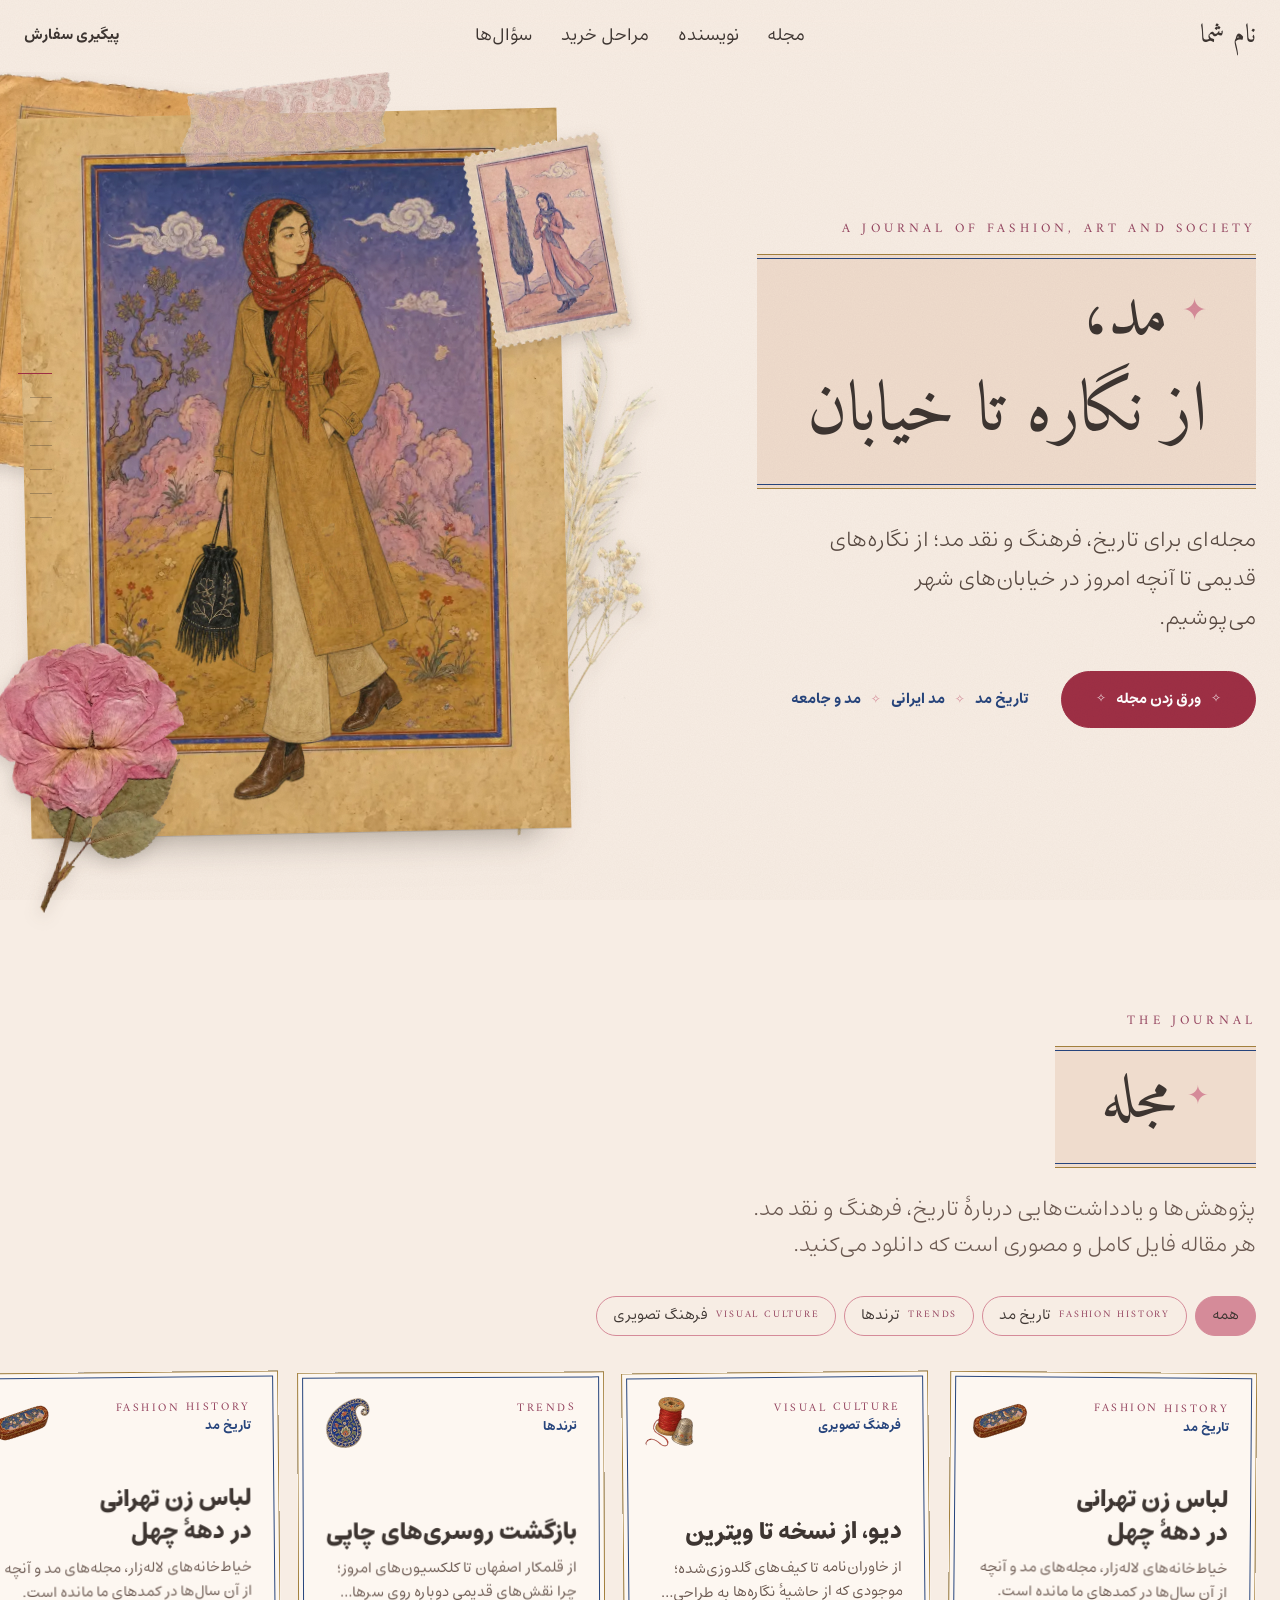
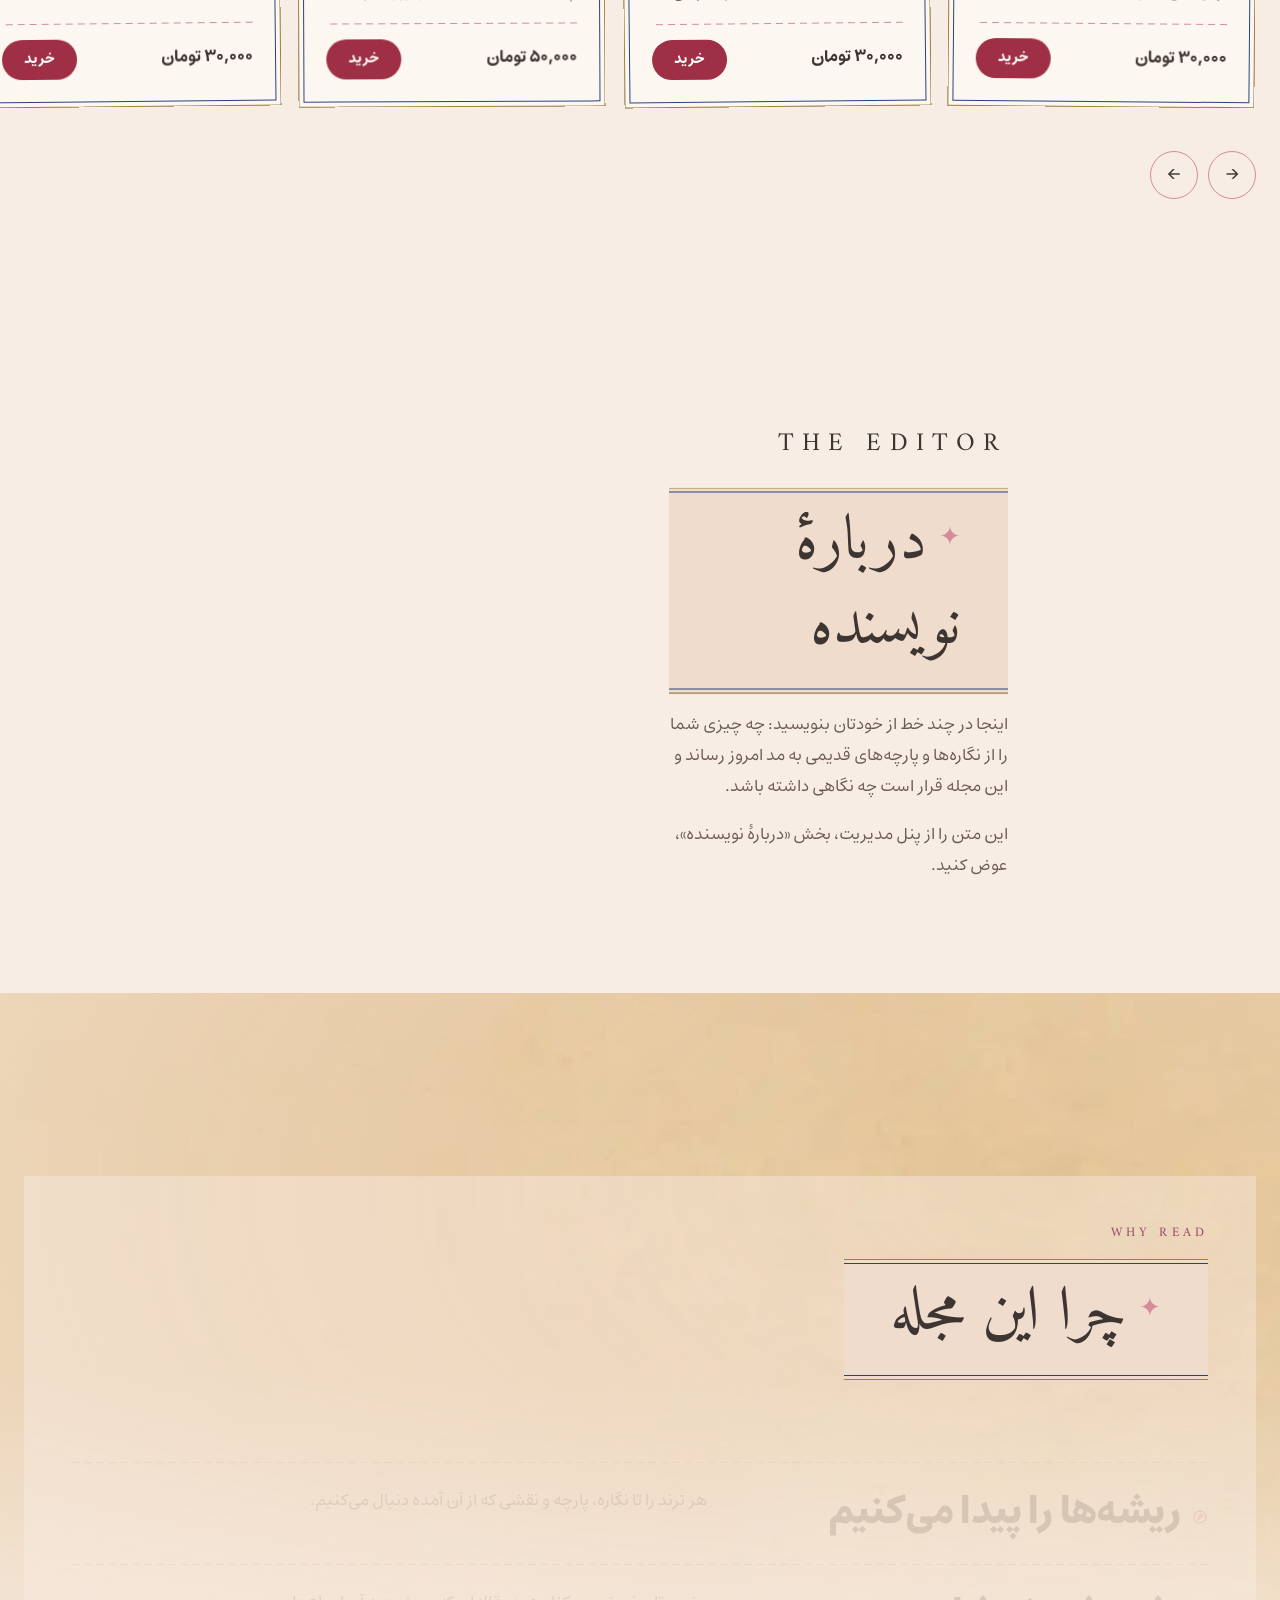
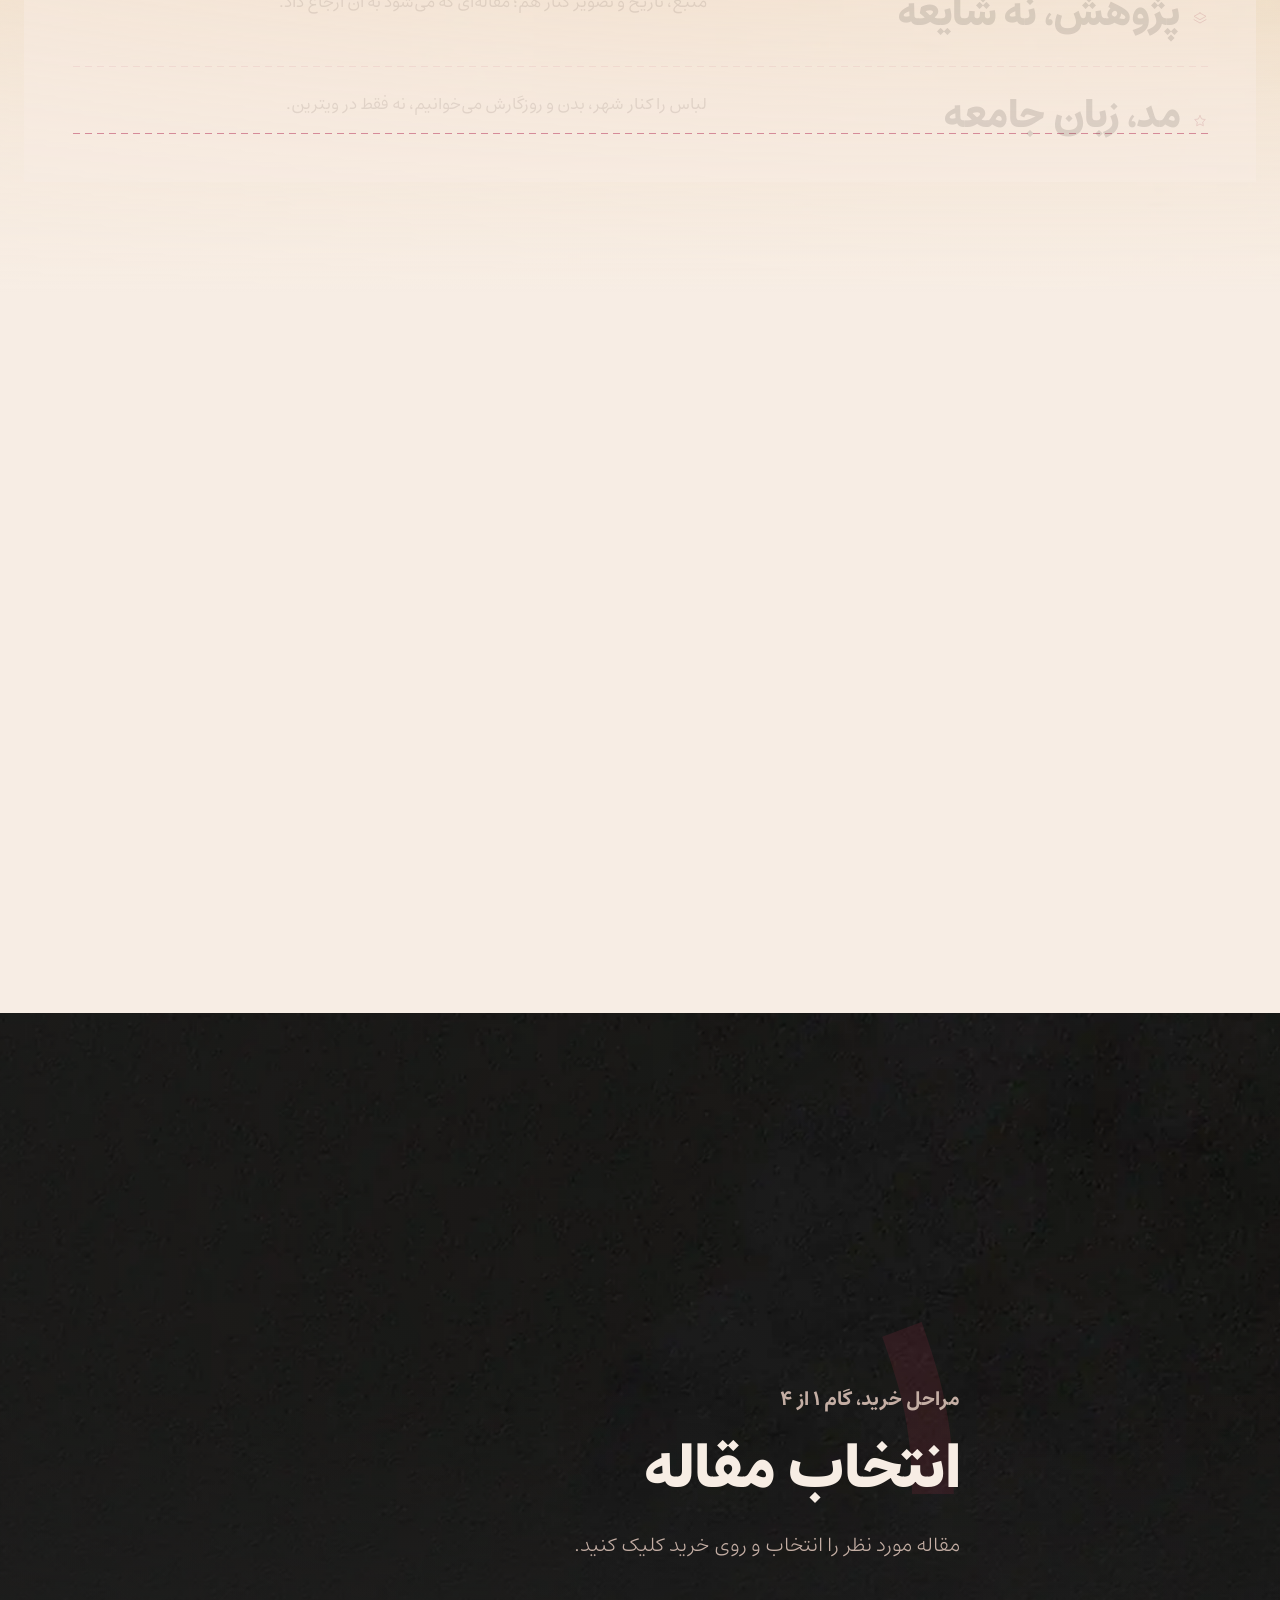
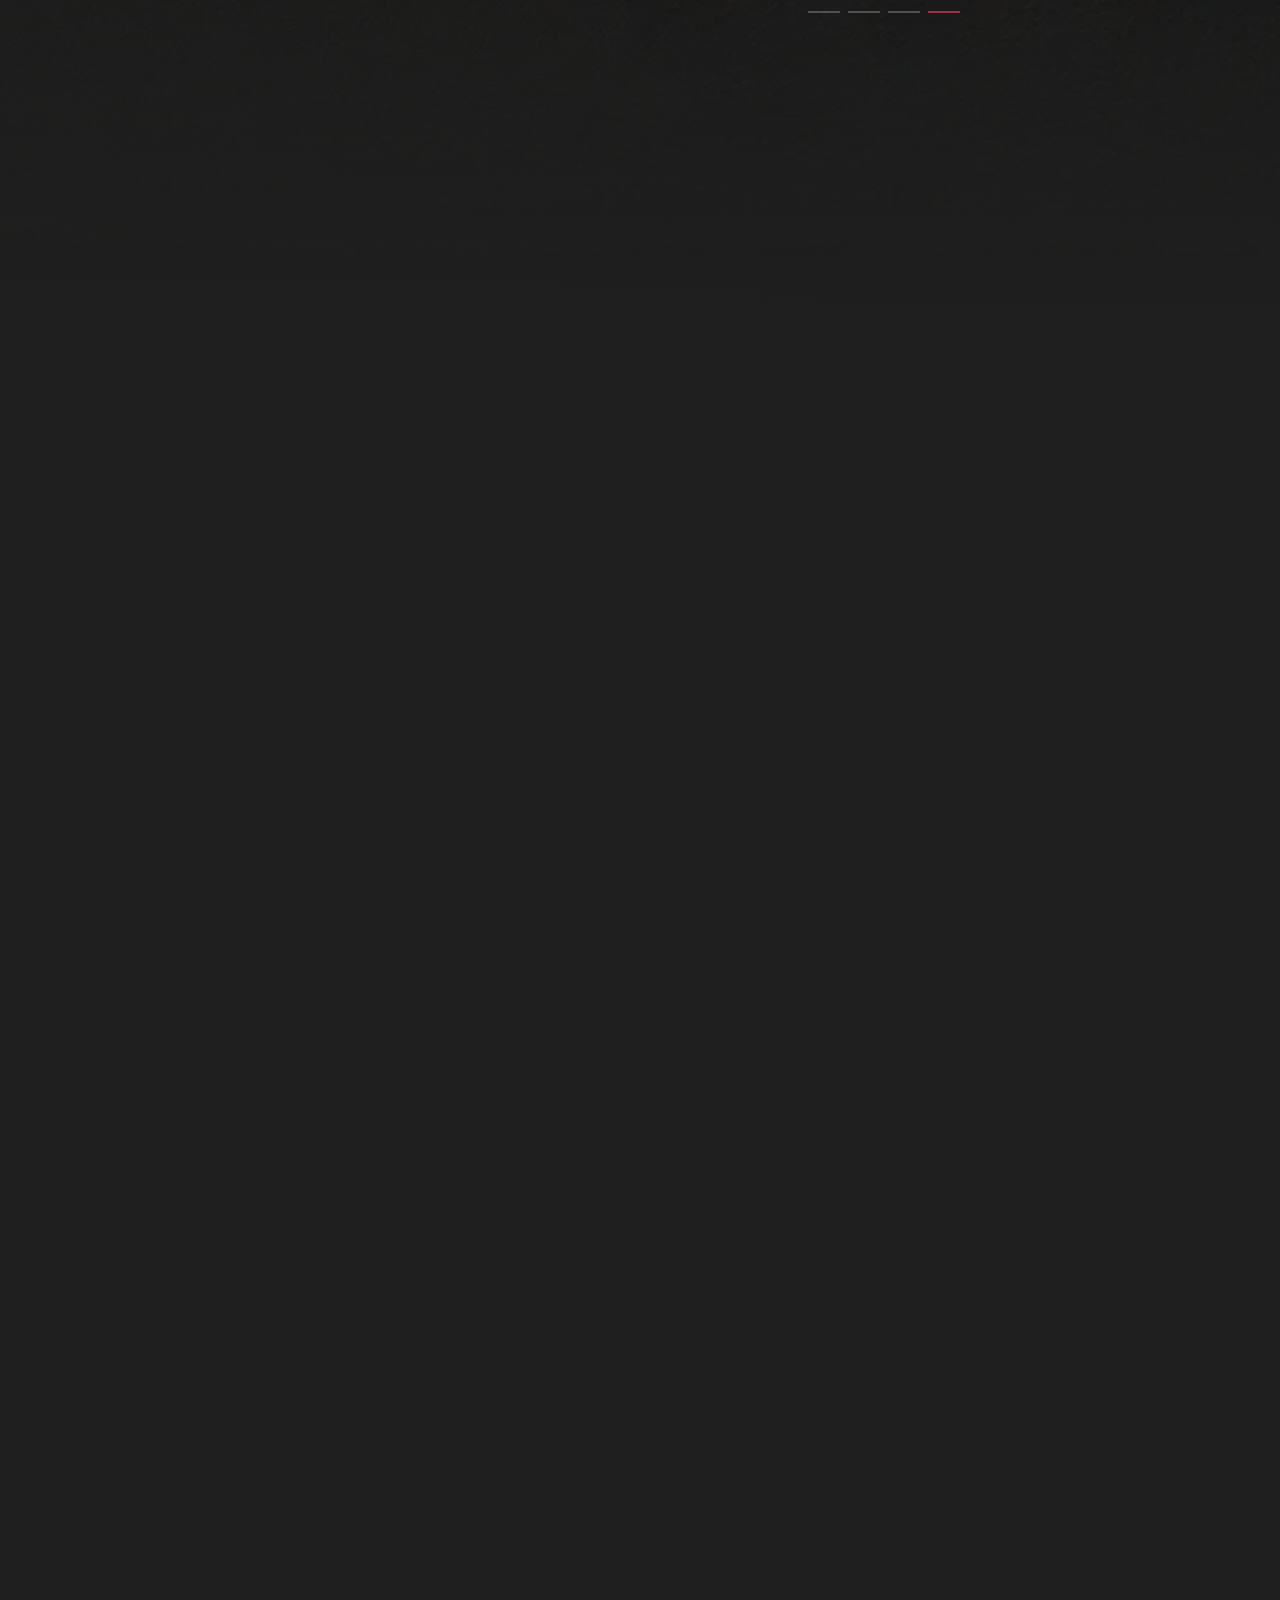
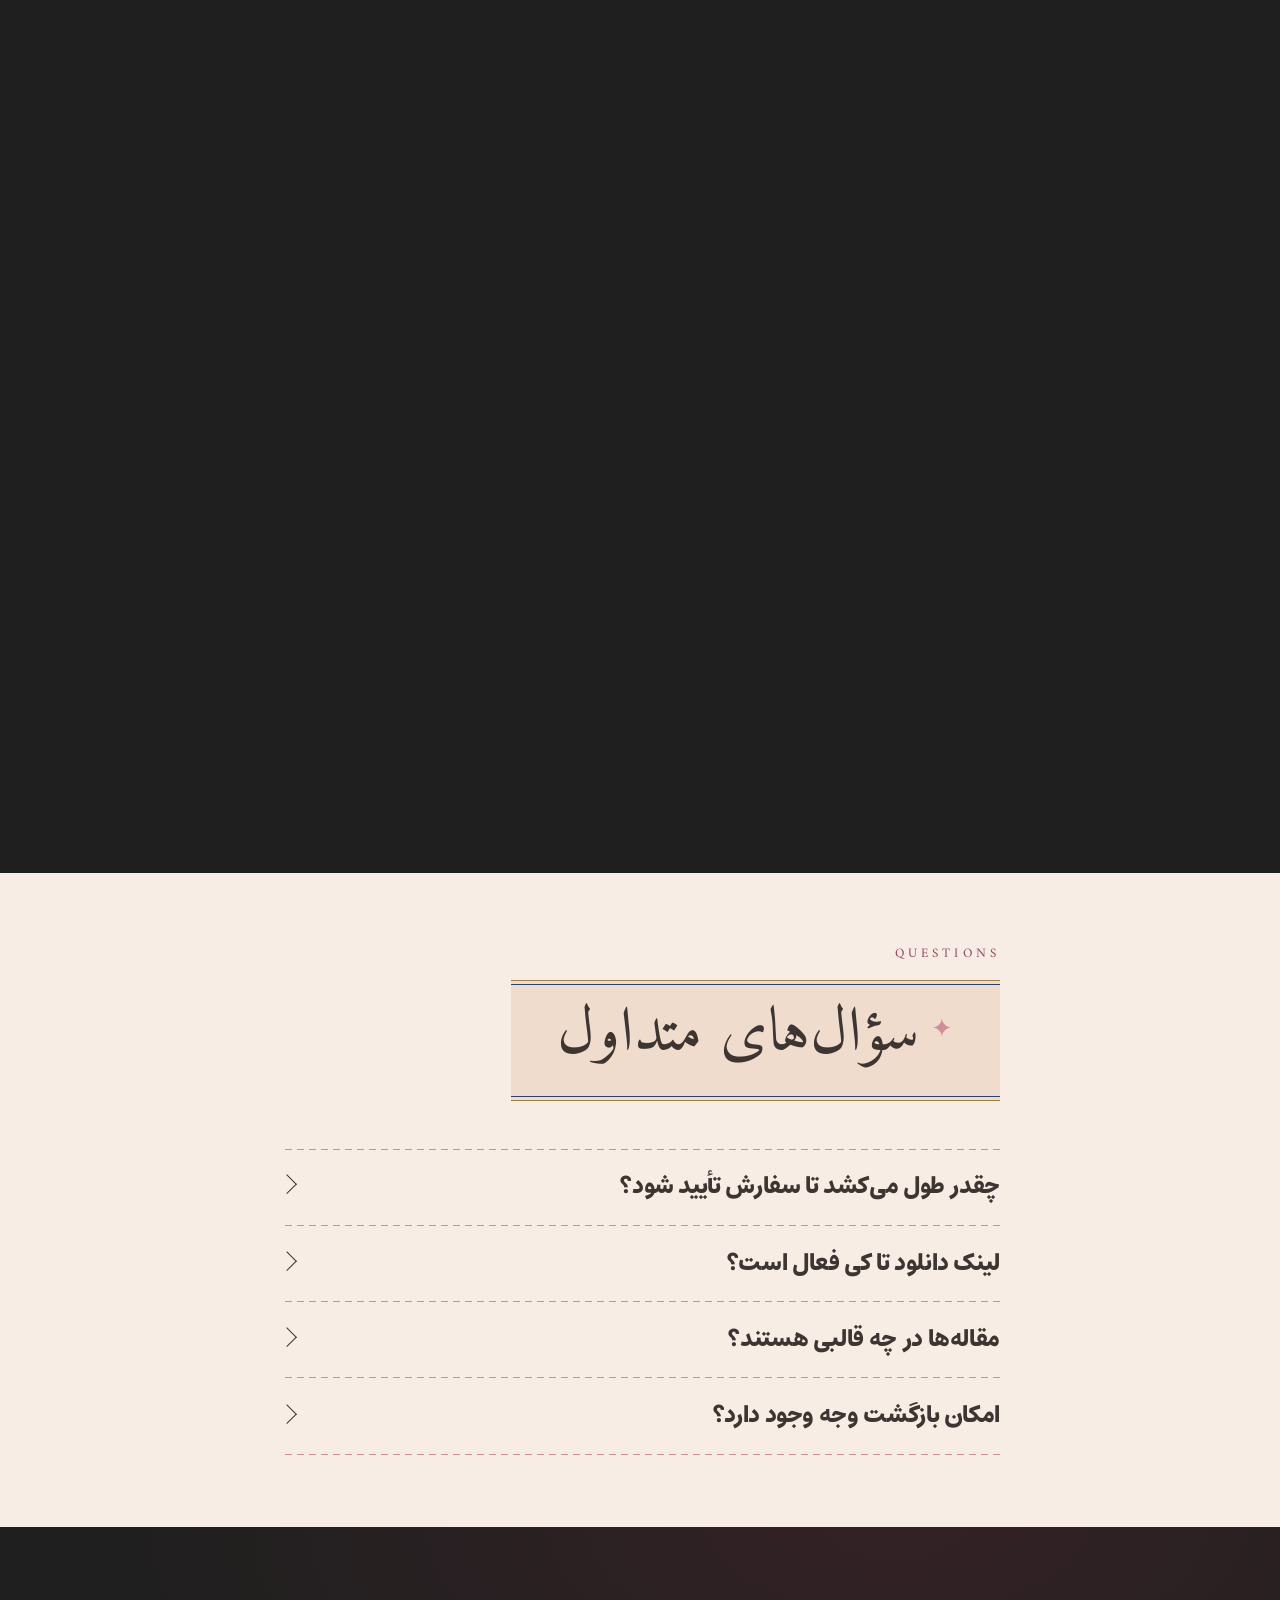
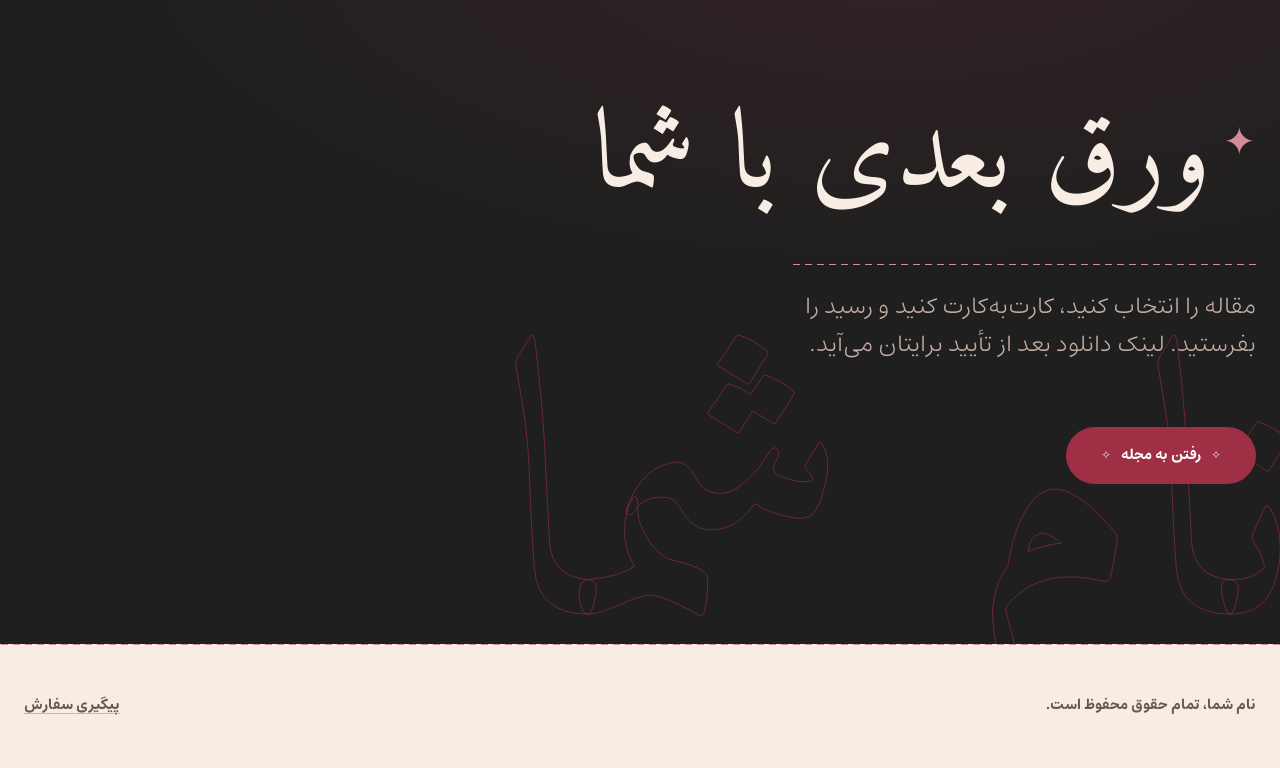
<file: index.html>
<!doctype html>
<html lang="fa" dir="rtl">
<head>
<meta charset="utf-8">
<meta name="viewport" content="width=device-width, initial-scale=1">
<title>نام شما | مد، از نگاره تا خیابان</title>
<meta name="description" content="مجله‌ای برای تاریخ، فرهنگ و نقد مد؛ از نگاره‌های قدیمی تا آنچه امروز در خیابان‌های شهر می‌پوشیم.">
<meta name="theme-color" content="#f7ede4">
<meta property="og:type" content="website">
<meta property="og:site_name" content="نام شما">
<meta property="og:title" content="نام شما | مد، از نگاره تا خیابان">
<meta property="og:description" content="مجله‌ای برای تاریخ، فرهنگ و نقد مد؛ از نگاره‌های قدیمی تا آنچه امروز در خیابان‌های شهر می‌پوشیم.">
<meta name="twitter:card" content="summary_large_image">
<link rel="icon" href="assets/img/favicon.svg" type="image/svg+xml">
<link rel="stylesheet" href="assets/css/theme.css">
<link rel="stylesheet" href="assets/css/app.css">
<script>
  /* Mark the document as script-enabled before first paint so revealed elements
     never flash. If cinema.js fails to load, the safety timer shows everything. */
  document.documentElement.classList.add('js');
  setTimeout(function () {
    if (!document.documentElement.classList.contains('cinema-ready')) {
      document.documentElement.classList.remove('js');
    }
  }, 2500);
</script>
</head>
<body class="landing">
<a class="skip-link" href="#main">پرش به محتوای اصلی</a>
<div class="progress-bar" data-progress aria-hidden="true"></div>
<header class="site-header" data-header>
  <div class="container">
    <a class="site-logo" href="index.html">نام شما</a>
    <nav class="nav" id="site-nav" aria-label="ناوبری اصلی">
      <a href="index.html#articles">مجله</a>
      <a href="index.html#about">نویسنده</a>
      <a href="index.html#steps">مراحل خرید</a>
      <a href="index.html#faq">سؤال‌ها</a>
    </nav>
    <a class="nav-end" href="#" data-soon>پیگیری سفارش</a>
    <button class="nav-toggle" type="button" data-nav-toggle aria-expanded="false" aria-controls="site-menu" aria-label="باز کردن منو">
      <span></span><span></span><span></span>
    </button>
  </div>
</header>

<div class="mobile-menu" data-mobile-menu id="site-menu" aria-hidden="true">
  <button class="mobile-menu__close" type="button" data-mobile-menu-close aria-label="بستن منو"><svg width="18" height="18" viewBox="0 0 24 24" fill="none" stroke="currentColor" stroke-width="1.6" stroke-linecap="round" stroke-linejoin="round" aria-hidden="true" focusable="false"><path d="M6 6l12 12"/><path d="M18 6 6 18"/></svg></button>
  <ul class="mobile-menu__links">
    <li style="--i:0"><a href="index.html" aria-current="page">نام شما</a></li>
    <li style="--i:1"><a href="index.html#articles">مجله</a></li>
    <li style="--i:2"><a href="index.html#about">نویسنده</a></li>
    <li style="--i:3"><a href="index.html#faq">سؤال‌ها</a></li>
    <li style="--i:4"><a href="#" data-soon>پیگیری سفارش</a></li>
  </ul>
  <div class="mobile-menu__foot">
    <span>تازه‌ها</span>
      </div>
</div>

<main id="main">

<nav class="dot-nav" aria-label="پیمایش بخش‌ها">
      <li>
      <a href="#hero" data-dot aria-label="شروع"></a>
      <span class="dot-label" aria-hidden="true">شروع</span>
    </li>
      <li>
      <a href="#articles" data-dot aria-label="مجله"></a>
      <span class="dot-label" aria-hidden="true">مجله</span>
    </li>
      <li>
      <a href="#about" data-dot aria-label="نویسنده"></a>
      <span class="dot-label" aria-hidden="true">نویسنده</span>
    </li>
      <li>
      <a href="#benefits" data-dot aria-label="چرا این مجله"></a>
      <span class="dot-label" aria-hidden="true">چرا این مجله</span>
    </li>
      <li>
      <a href="#steps" data-dot aria-label="مراحل خرید"></a>
      <span class="dot-label" aria-hidden="true">مراحل خرید</span>
    </li>
      <li>
      <a href="#faq" data-dot aria-label="سؤال‌ها"></a>
      <span class="dot-label" aria-hidden="true">سؤال‌ها</span>
    </li>
      <li>
      <a href="#cta" data-dot aria-label="خرید"></a>
      <span class="dot-label" aria-hidden="true">خرید</span>
    </li>
  </nav>

<section class="folio" id="hero" aria-labelledby="hero-title">
  <div class="container folio__grid">
    <div class="folio__copy">
      <p class="en-caps" lang="en" data-reveal>A Journal of Fashion, Art and Society</p>      <h1 class="folio__title" id="hero-title" data-reveal>مد،<br>
از نگاره تا خیابان</h1>
      <p class="folio__lead" data-reveal data-reveal-delay="120">مجله‌ای برای تاریخ، فرهنگ و نقد مد؛ از نگاره‌های قدیمی تا آنچه امروز در خیابان‌های شهر می‌پوشیم.</p>
      <div class="folio__actions" data-reveal data-reveal-delay="220">
        <a class="btn btn--accent" href="#articles">ورق زدن مجله</a>
                  <ul class="hero-tags" aria-label="موضوع‌ها">
            <li>تاریخ مد</li><li>مد ایرانی</li><li>مد و جامعه</li>          </ul>
              </div>
    </div>

        <figure class="folio__art" data-reveal data-reveal-delay="60">
              <img class="collage collage--paper" src="assets/img/collage/paper.webp" alt="" data-parallax="0.05">
              <img class="collage collage--sprig" src="assets/img/collage/sprig.webp" alt="" data-parallax="0.08">
              <img class="collage collage--stamp" src="assets/img/collage/stamp.webp" alt="" data-parallax="-0.05">
              <img class="collage collage--tape" src="assets/img/collage/tape.webp" alt="" data-parallax="-0.02">
              <img class="collage collage--rose" src="assets/img/collage/rose.webp" alt="" data-parallax="-0.09">
            <img class="folio__page" src="assets/img/hero/hero-page.webp" srcset="assets/img/hero/hero-page-720.webp 720w, assets/img/hero/hero-page.webp 1080w" sizes="(min-width: 900px) 540px, 90vw" alt="" width="1080" height="1440" fetchpriority="high" data-parallax="0.035">
                      <img class="folio__figure" src="assets/img/hero/hero-figure.webp" alt="" data-parallax="-0.03"
             style="left: 27.148%; top: 10.645%; width: 43.555%; height: 84.326%">
          </figure>
      </div>
</section>

<section class="section articles" id="articles" data-articles aria-labelledby="articles-title">
  <div class="container">
    <div class="section-head" data-reveal>
      <p class="en-caps" lang="en">The Journal</p>
      <h2 id="articles-title">مجله</h2>
      <p>پژوهش‌ها و یادداشت‌هایی دربارهٔ تاریخ، فرهنگ و نقد مد. هر مقاله فایل کامل و مصوری است که دانلود می‌کنید.</p>    </div>

            <nav class="cat-filter" aria-label="دسته‌بندی‌های مجله">
      <a href="index.html#articles" aria-current="true">همه</a>
              <a href="cat-fashion-history.html#articles">
          <span class="cat-en" lang="en">Fashion History</span>تاریخ مد        </a>
              <a href="cat-trends.html#articles">
          <span class="cat-en" lang="en">Trends</span>ترندها        </a>
              <a href="cat-visual-culture.html#articles">
          <span class="cat-en" lang="en">Visual Culture</span>فرهنگ تصویری        </a>
          </nav>
    
        <div class="sights-track" data-sights-track>
                      <article class="sight-card">
                      <span class="sight-kicker"><span class="cat-en" lang="en">Fashion History</span>تاریخ مد</span>
                    <img class="sight-pin" src="assets/img/icons/icon-1.webp" alt="" width="64" height="64" loading="lazy">          <h3><a href="#" data-soon>لباس زن تهرانی در دههٔ چهل</a></h3>
          <p>خیاط‌خانه‌های لاله‌زار، مجله‌های مد و آنچه از آن سال‌ها در کمدهای ما مانده است.</p>
          <div class="sight-foot">
            <span class="sight-price">۳۰,۰۰۰ تومان</span>
            <a class="sight-buy" href="#" data-soon>خرید</a>
          </div>
        </article>
                      <article class="sight-card">
                      <span class="sight-kicker"><span class="cat-en" lang="en">Visual Culture</span>فرهنگ تصویری</span>
                    <img class="sight-pin" src="assets/img/icons/icon-2.webp" alt="" width="64" height="64" loading="lazy">          <h3><a href="#" data-soon>دیو، از نسخه تا ویترین</a></h3>
          <p>از خاوران‌نامه تا کیف‌های گلدوزی‌شده؛ موجودی که از حاشیهٔ نگاره‌ها به طراحی امروز رسید.</p>
          <div class="sight-foot">
            <span class="sight-price">۳۰,۰۰۰ تومان</span>
            <a class="sight-buy" href="#" data-soon>خرید</a>
          </div>
        </article>
                      <article class="sight-card">
                      <span class="sight-kicker"><span class="cat-en" lang="en">Trends</span>ترندها</span>
                    <img class="sight-pin" src="assets/img/icons/icon-3.webp" alt="" width="64" height="64" loading="lazy">          <h3><a href="#" data-soon>بازگشت روسری‌های چاپی</a></h3>
          <p>از قلمکار اصفهان تا کلکسیون‌های امروز؛ چرا نقش‌های قدیمی دوباره روی سرها آمده‌اند.</p>
          <div class="sight-foot">
            <span class="sight-price">۵۰,۰۰۰ تومان</span>
            <a class="sight-buy" href="#" data-soon>خرید</a>
          </div>
        </article>
          </div>
        <div class="sights-controls" data-sights-controls>
      <button class="sight-nav sight-prev" type="button" aria-label="مقالهٔ قبلی">→</button>
      <button class="sight-nav sight-next" type="button" aria-label="مقالهٔ بعدی">←</button>
    </div>
          </div>
</section>

<section class="section" id="about">
  <div class="container">
        <div class="about__grid about__grid--solo">
            <div class="about__text" data-reveal data-reveal-delay="120" data-parallax="-0.035">
        <p class="en-caps" lang="en">The Editor</p>
        <h2>دربارهٔ نویسنده</h2>
                  <p>اینجا در چند خط از خودتان بنویسید: چه چیزی شما را از نگاره‌ها و پارچه‌های قدیمی به مد امروز رساند و این مجله قرار است چه نگاهی داشته باشد.</p>                  <p>این متن را از پنل مدیریت، بخش «دربارهٔ نویسنده»، عوض کنید.</p>                      </div>
    </div>
  </div>
</section>

<section class="cine" id="benefits" data-benefits style="--cine-height: 180vh">
  <div class="cine__stage" data-benefits-stage>
    <canvas class="cine__canvas" data-benefits-canvas data-focus="0.22" data-frames-base="assets/frames/benefits/" aria-hidden="true"></canvas>
    <img class="cine__fallback" src="assets/frames/benefits/frame_0001.webp" alt="" aria-hidden="true">
    <img class="cine__still" src="assets/frames/benefits/frame_0019.webp" alt="" loading="lazy" style="--focus: 22%">
    <div class="cine__scene is-live" data-benefits-scene>
      <div class="container">
        <div class="cine__panel">
          <div class="section-head" data-reveal>
            <p class="en-caps" lang="en">Why Read</p>
            <h2>چرا این مجله</h2>
          </div>
          <ul class="benefits__list">
                          <li class="benefit">
                <div class="benefit__head">
                  <svg width="16" height="16" viewBox="0 0 24 24" fill="none" stroke="currentColor" stroke-width="1.6" stroke-linecap="round" stroke-linejoin="round" aria-hidden="true" focusable="false"><circle cx="12" cy="12" r="9"/><path d="m15.5 8.5-2 5-5 2 2-5z"/></svg>                  <h3>ریشه‌ها را پیدا می‌کنیم</h3>
                </div>
                <p>هر ترند را تا نگاره، پارچه و نقشی که از آن آمده دنبال می‌کنیم.</p>
              </li>
                          <li class="benefit">
                <div class="benefit__head">
                  <svg width="16" height="16" viewBox="0 0 24 24" fill="none" stroke="currentColor" stroke-width="1.6" stroke-linecap="round" stroke-linejoin="round" aria-hidden="true" focusable="false"><path d="m12 3 9 5-9 5-9-5 9-5Z"/><path d="m3 13 9 5 9-5"/></svg>                  <h3>پژوهش، نه شایعه</h3>
                </div>
                <p>منبع، تاریخ و تصویر کنار هم؛ مقاله‌ای که می‌شود به آن ارجاع داد.</p>
              </li>
                          <li class="benefit">
                <div class="benefit__head">
                  <svg width="16" height="16" viewBox="0 0 24 24" fill="none" stroke="currentColor" stroke-width="1.6" stroke-linecap="round" stroke-linejoin="round" aria-hidden="true" focusable="false"><path d="m12 4 2.4 5 5.6.8-4 3.9 1 5.5-5-2.7-5 2.7 1-5.5-4-3.9 5.6-.8L12 4Z"/></svg>                  <h3>مد، زبان جامعه</h3>
                </div>
                <p>لباس را کنار شهر، بدن و روزگارش می‌خوانیم، نه فقط در ویترین.</p>
              </li>
                      </ul>
        </div>
      </div>
    </div>
  </div>
</section>


<section class="cine is-inverted" id="steps" data-steps style="--cine-height: 340vh">
  <div class="cine__stage" data-steps-stage>
    <canvas class="cine__canvas" data-steps-canvas data-focus="0.24" data-frames-base="assets/frames/steps/" aria-hidden="true"></canvas>
    <img class="cine__fallback" src="assets/frames/steps/frame_0001.webp" alt="" aria-hidden="true">
    <img class="cine__still" src="assets/frames/steps/frame_0018.webp" alt="" loading="lazy" style="--focus: 24%">
        <div class="cine__scene steps__scene" data-steps-scene="0">
      <div class="container">
        <div class="cine__panel steps__panel">
          <span class="steps__no" aria-hidden="true">۱</span>
          <p class="steps__title">مراحل خرید، گام ۱ از ۴</p>
          <h3>انتخاب مقاله</h3>
          <p>مقاله مورد نظر را انتخاب و روی خرید کلیک کنید.</p>
          <div class="steps__rail" aria-hidden="true">
                          <i class="is-active"></i>
                          <i class=""></i>
                          <i class=""></i>
                          <i class=""></i>
                      </div>
        </div>
      </div>
    </div>
        <div class="cine__scene steps__scene" data-steps-scene="1">
      <div class="container">
        <div class="cine__panel steps__panel">
          <span class="steps__no" aria-hidden="true">۲</span>
          <p class="steps__title">مراحل خرید، گام ۲ از ۴</p>
          <h3>کارت‌به‌کارت</h3>
          <p>مبلغ را به شماره کارت اعلام‌شده واریز کنید.</p>
          <div class="steps__rail" aria-hidden="true">
                          <i class=""></i>
                          <i class="is-active"></i>
                          <i class=""></i>
                          <i class=""></i>
                      </div>
        </div>
      </div>
    </div>
        <div class="cine__scene steps__scene" data-steps-scene="2">
      <div class="container">
        <div class="cine__panel steps__panel">
          <span class="steps__no" aria-hidden="true">۳</span>
          <p class="steps__title">مراحل خرید، گام ۳ از ۴</p>
          <h3>ارسال رسید</h3>
          <p>فرم را پر کنید و تصویر رسید را بارگذاری کنید.</p>
          <div class="steps__rail" aria-hidden="true">
                          <i class=""></i>
                          <i class=""></i>
                          <i class="is-active"></i>
                          <i class=""></i>
                      </div>
        </div>
      </div>
    </div>
        <div class="cine__scene steps__scene" data-steps-scene="3">
      <div class="container">
        <div class="cine__panel steps__panel">
          <span class="steps__no" aria-hidden="true">۴</span>
          <p class="steps__title">مراحل خرید، گام ۴ از ۴</p>
          <h3>دریافت لینک</h3>
          <p>بعد از تأیید، لینک دانلود ایمیل می‌شود و در صفحه پیگیری هم می‌آید.</p>
          <div class="steps__rail" aria-hidden="true">
                          <i class=""></i>
                          <i class=""></i>
                          <i class=""></i>
                          <i class="is-active"></i>
                      </div>
        </div>
      </div>
    </div>
      </div>
</section>

<section class="section section--tight" id="faq">
  <div class="container container--narrow faq">
    <div class="section-head" data-reveal>
      <p class="en-caps" lang="en">Questions</p>
      <h2>سؤال‌های متداول</h2>
    </div>
          <details data-reveal>
        <summary>چقدر طول می‌کشد تا سفارش تأیید شود؟</summary>
        <p>معمولاً کمتر از ۲۴ ساعت. بعد از تأیید، لینک دانلود ایمیل می‌شود.</p>
      </details>
          <details data-reveal>
        <summary>لینک دانلود تا کی فعال است؟</summary>
        <p>به‌صورت پیش‌فرض ۷۲ ساعت و تا ۵ بار دانلود. اگر منقضی شد، با کد پیگیری درخواست تمدید بدهید.</p>
      </details>
          <details data-reveal>
        <summary>مقاله‌ها در چه قالبی هستند؟</summary>
        <p>فایل PDF مصور که روی گوشی خوانا است و می‌شود چاپش کرد.</p>
      </details>
          <details data-reveal>
        <summary>امکان بازگشت وجه وجود دارد؟</summary>
        <p>به‌دلیل ماهیت فایل دیجیتال، بعد از دریافت لینک امکان بازگشت وجه نیست.</p>
      </details>
      </div>
</section>

<section class="closing is-inverted" id="cta">
  <p class="closing__ghost" aria-hidden="true" data-parallax="0.06">نام شما</p>
  <div class="container">
    <h2 data-reveal>ورق بعدی با شما</h2>
    <p data-reveal data-reveal-delay="100">مقاله را انتخاب کنید، کارت‌به‌کارت کنید و رسید را بفرستید. لینک دانلود بعد از تأیید برایتان می‌آید.</p>
    <a class="btn btn--accent" href="#articles" data-reveal data-reveal-delay="200">رفتن به مجله</a>
  </div>
</section>

</main>
<footer class="site-footer">
  <div class="container">
    <div>
      <div>نام شما، تمام حقوق محفوظ است.</div>
          </div>
    <ul class="social">
                  <li><a href="#" data-soon>پیگیری سفارش</a></li>
    </ul>
  </div>
</footer>
<script src="assets/js/site.js" defer></script>
<script src="assets/js/cinema.js" defer></script>

<div class="soon-toast" id="soon-toast" role="status" aria-live="polite" hidden>این بخش در نسخهٔ نهایی فعال می‌شود.</div>
<style>
.soon-toast{position:fixed;inset-inline:16px;bottom:24px;margin-inline:auto;max-width:360px;
  padding:12px 18px;border-radius:999px;background:var(--color-primary,#3d3531);
  color:var(--color-on-primary,#f7ede4);font-size:.95rem;text-align:center;z-index:1000;
  box-shadow:0 8px 24px rgba(61,53,49,.28);opacity:0;transform:translateY(12px);
  transition:opacity .25s ease,transform .25s ease;pointer-events:none}
.soon-toast.is-on{opacity:1;transform:none}
@media (prefers-reduced-motion:reduce){.soon-toast{transition:none}}
</style>
<script>
(function () {
  var toast = document.getElementById('soon-toast'), timer;
  document.addEventListener('click', function (e) {
    var a = e.target.closest && e.target.closest('[data-soon]');
    if (!a) return;
    e.preventDefault();
    toast.hidden = false;
    void toast.offsetWidth;
    toast.classList.add('is-on');
    clearTimeout(timer);
    timer = setTimeout(function () {
      toast.classList.remove('is-on');
      setTimeout(function () { toast.hidden = true; }, 300);
    }, 2600);
  });
})();
</script>
</body>
</html>
</file>
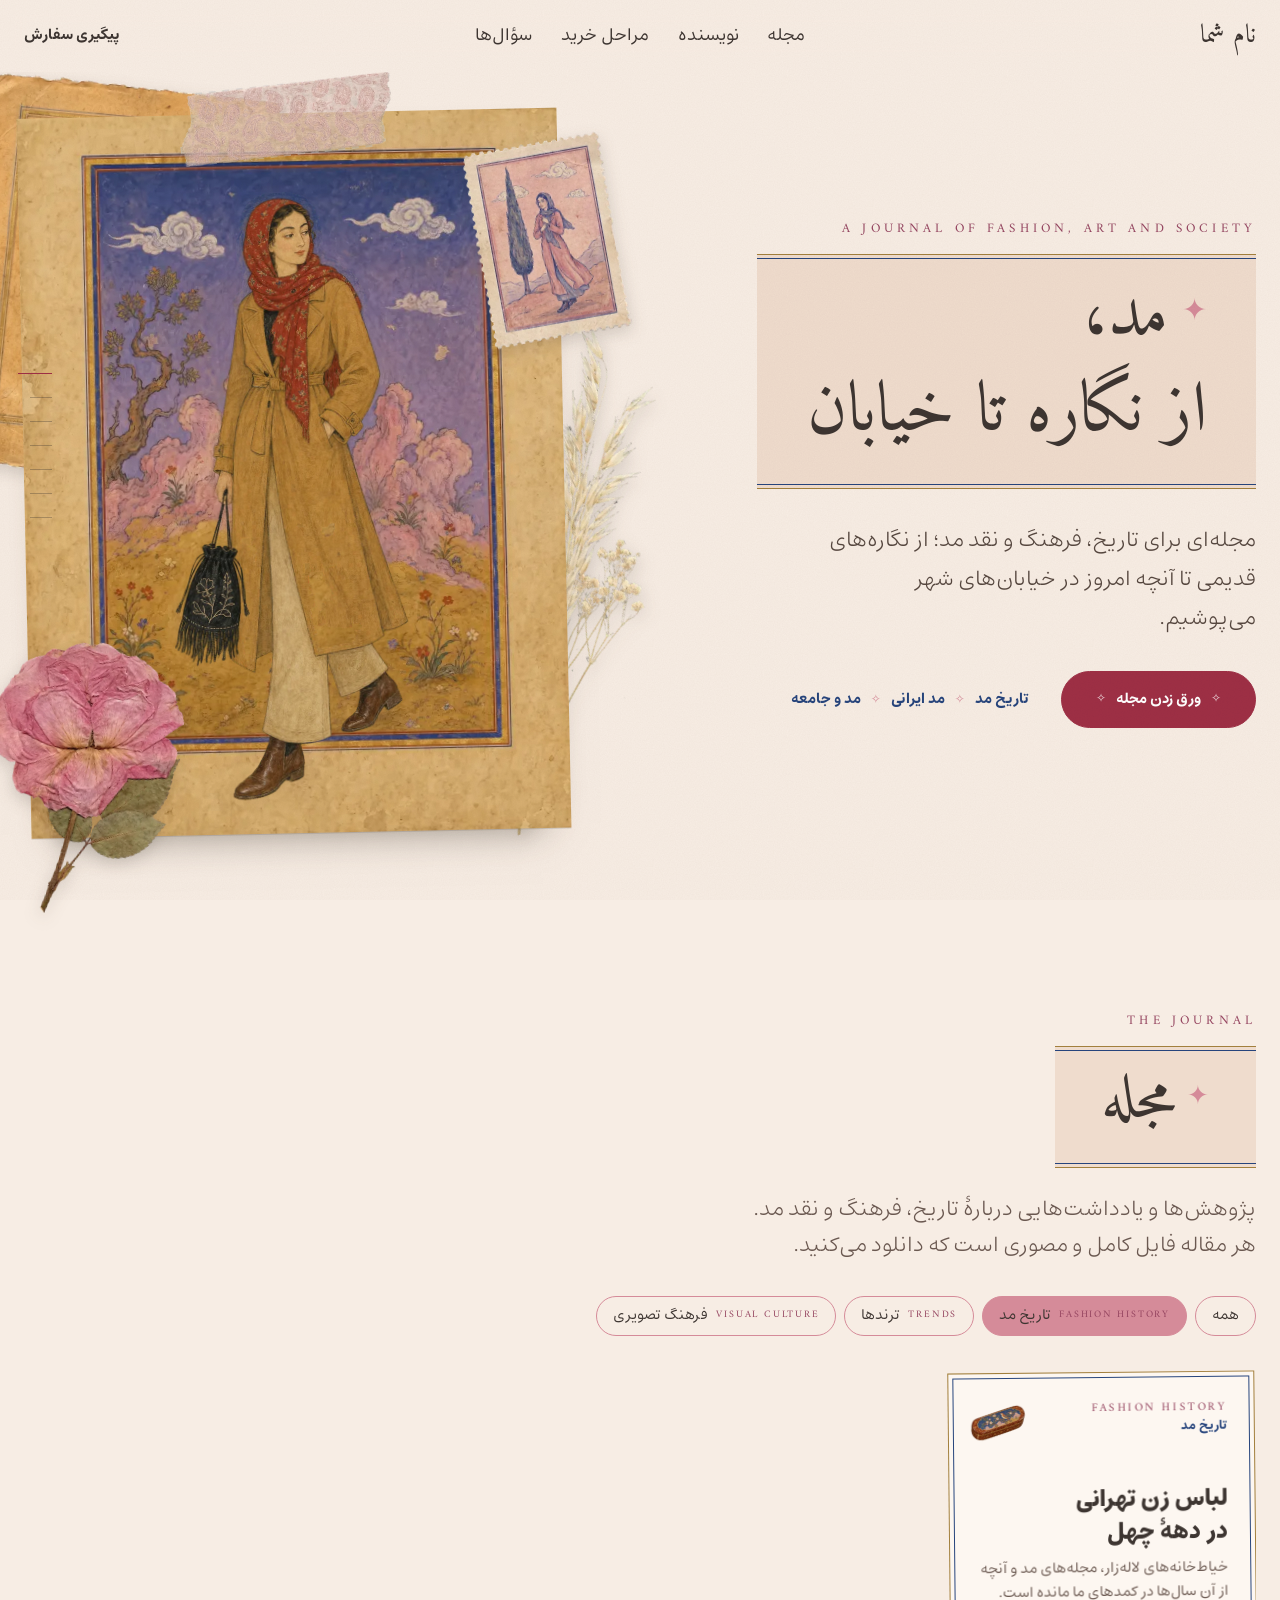
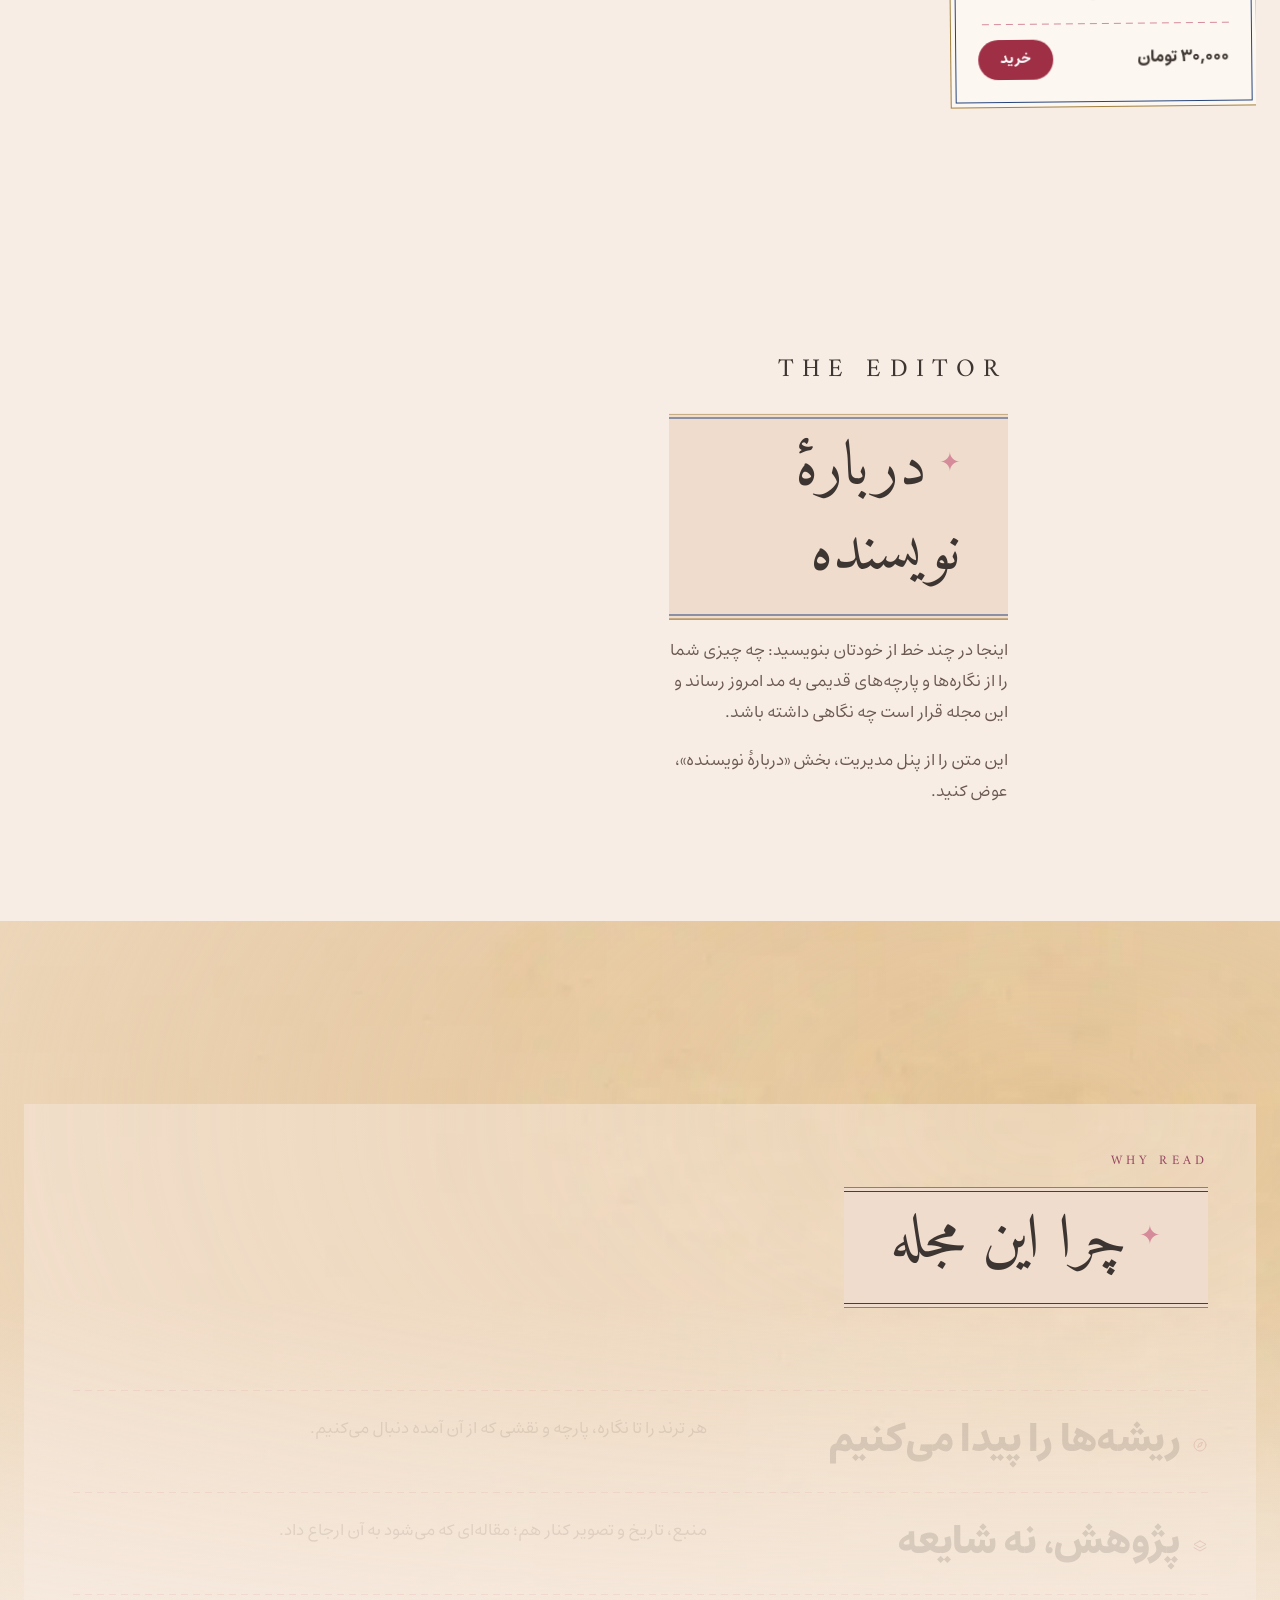
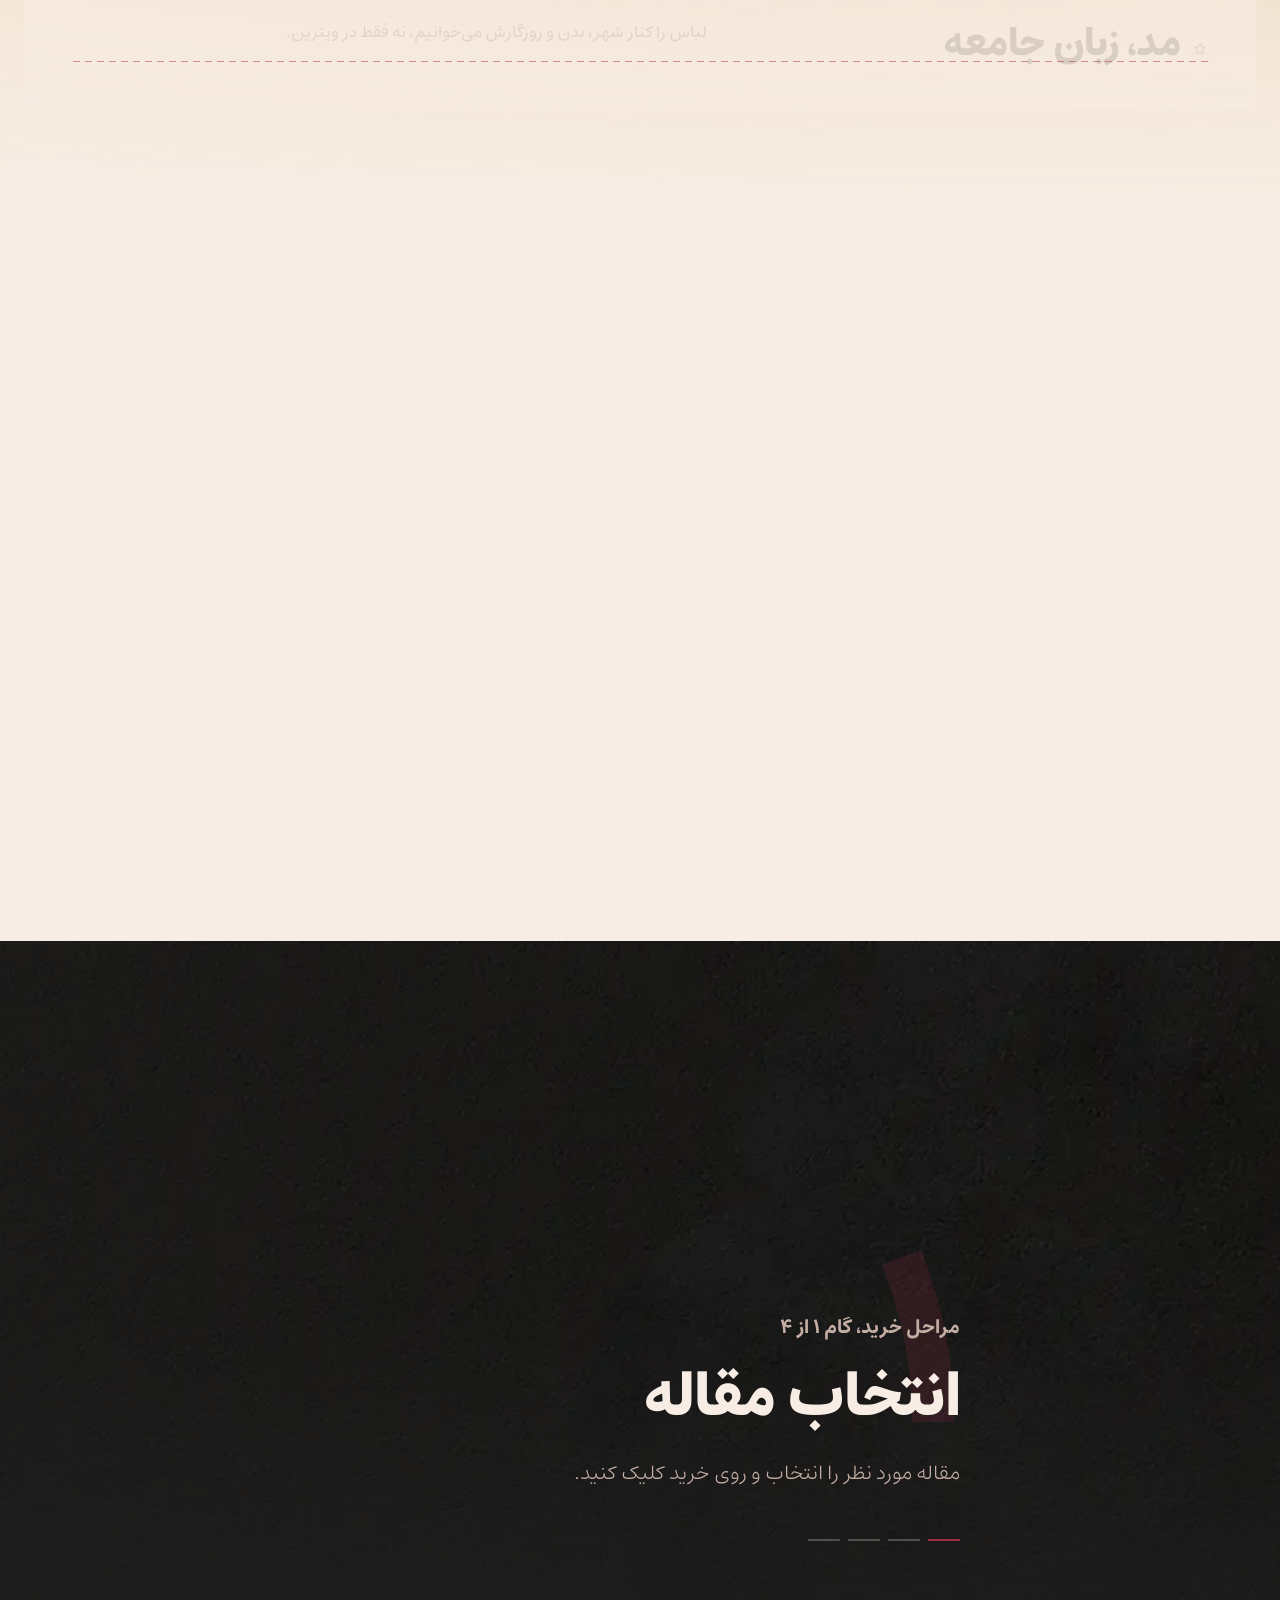
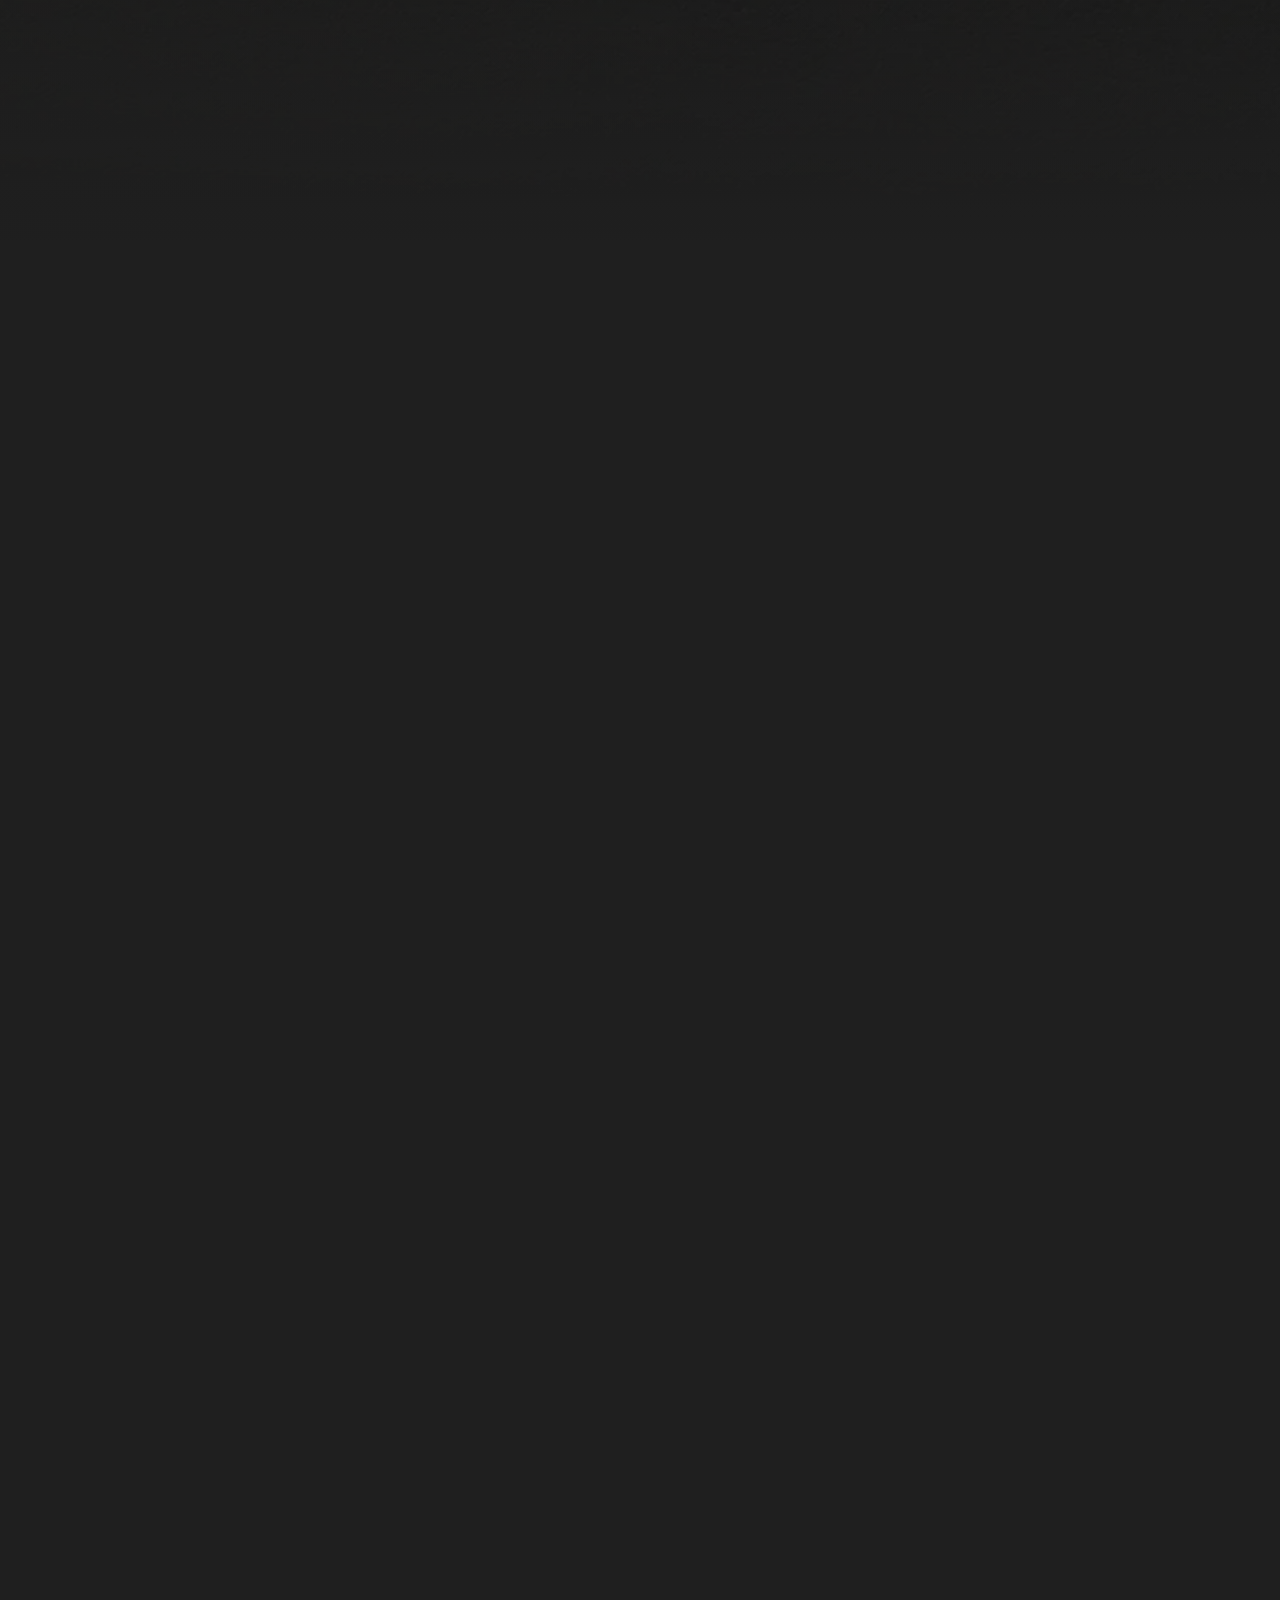
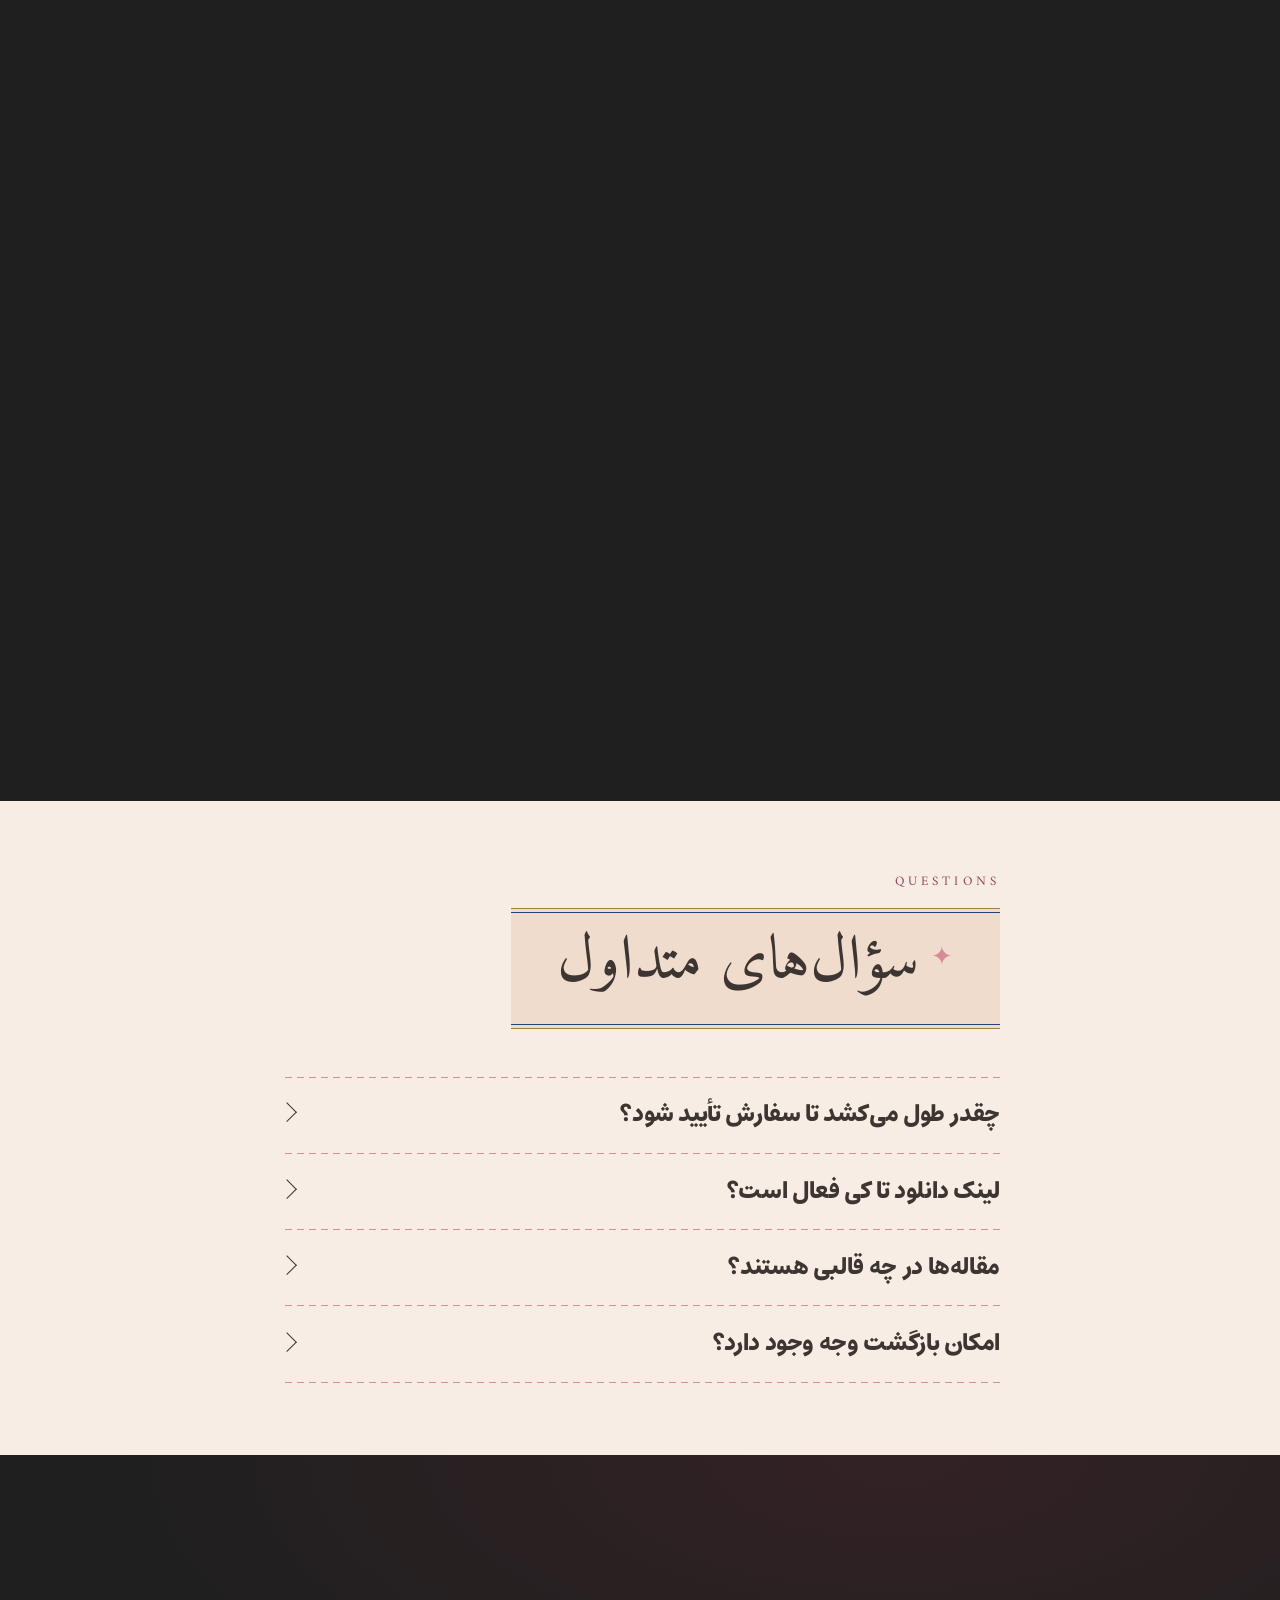
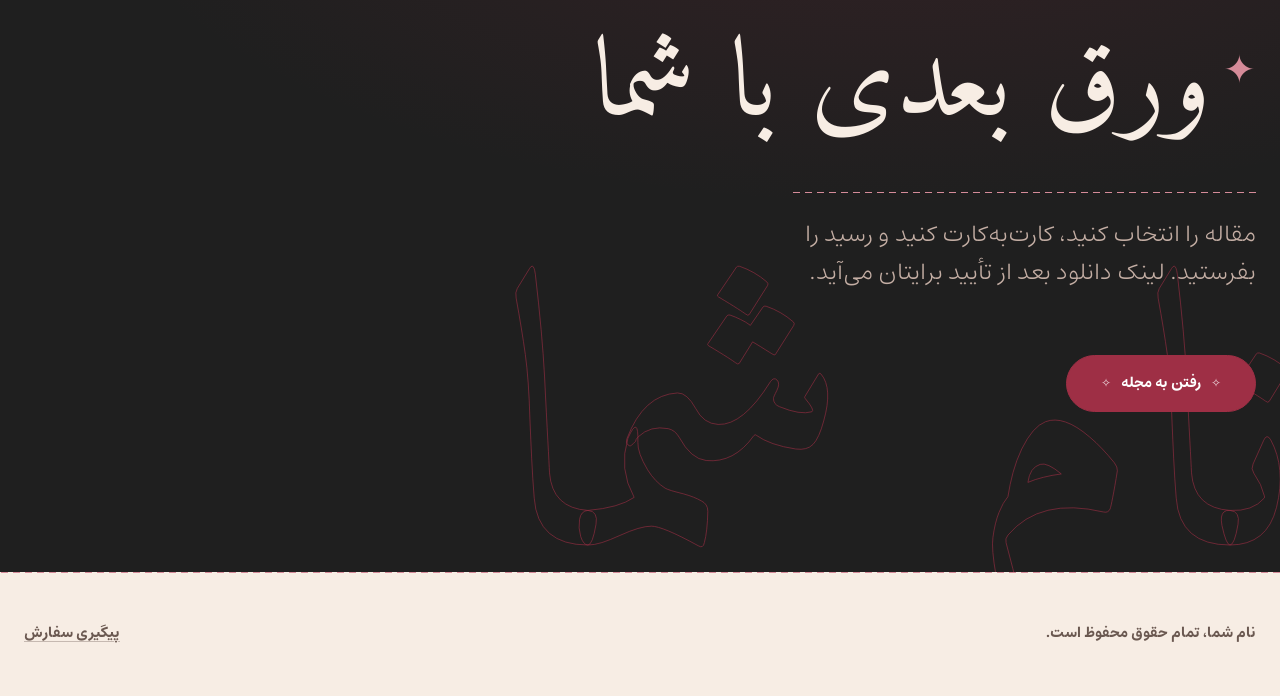
<file: cat-fashion-history.html>
<!doctype html>
<html lang="fa" dir="rtl">
<head>
<meta charset="utf-8">
<meta name="viewport" content="width=device-width, initial-scale=1">
<title>نام شما | مد، از نگاره تا خیابان</title>
<meta name="description" content="مجله‌ای برای تاریخ، فرهنگ و نقد مد؛ از نگاره‌های قدیمی تا آنچه امروز در خیابان‌های شهر می‌پوشیم.">
<meta name="theme-color" content="#f7ede4">
<meta property="og:type" content="website">
<meta property="og:site_name" content="نام شما">
<meta property="og:title" content="نام شما | مد، از نگاره تا خیابان">
<meta property="og:description" content="مجله‌ای برای تاریخ، فرهنگ و نقد مد؛ از نگاره‌های قدیمی تا آنچه امروز در خیابان‌های شهر می‌پوشیم.">
<meta name="twitter:card" content="summary_large_image">
<link rel="icon" href="assets/img/favicon.svg" type="image/svg+xml">
<link rel="stylesheet" href="assets/css/theme.css">
<link rel="stylesheet" href="assets/css/app.css">
<script>
  /* Mark the document as script-enabled before first paint so revealed elements
     never flash. If cinema.js fails to load, the safety timer shows everything. */
  document.documentElement.classList.add('js');
  setTimeout(function () {
    if (!document.documentElement.classList.contains('cinema-ready')) {
      document.documentElement.classList.remove('js');
    }
  }, 2500);
</script>
</head>
<body class="landing">
<a class="skip-link" href="#main">پرش به محتوای اصلی</a>
<div class="progress-bar" data-progress aria-hidden="true"></div>
<header class="site-header" data-header>
  <div class="container">
    <a class="site-logo" href="index.html">نام شما</a>
    <nav class="nav" id="site-nav" aria-label="ناوبری اصلی">
      <a href="index.html#articles">مجله</a>
      <a href="index.html#about">نویسنده</a>
      <a href="index.html#steps">مراحل خرید</a>
      <a href="index.html#faq">سؤال‌ها</a>
    </nav>
    <a class="nav-end" href="#" data-soon>پیگیری سفارش</a>
    <button class="nav-toggle" type="button" data-nav-toggle aria-expanded="false" aria-controls="site-menu" aria-label="باز کردن منو">
      <span></span><span></span><span></span>
    </button>
  </div>
</header>

<div class="mobile-menu" data-mobile-menu id="site-menu" aria-hidden="true">
  <button class="mobile-menu__close" type="button" data-mobile-menu-close aria-label="بستن منو"><svg width="18" height="18" viewBox="0 0 24 24" fill="none" stroke="currentColor" stroke-width="1.6" stroke-linecap="round" stroke-linejoin="round" aria-hidden="true" focusable="false"><path d="M6 6l12 12"/><path d="M18 6 6 18"/></svg></button>
  <ul class="mobile-menu__links">
    <li style="--i:0"><a href="index.html" aria-current="page">نام شما</a></li>
    <li style="--i:1"><a href="index.html#articles">مجله</a></li>
    <li style="--i:2"><a href="index.html#about">نویسنده</a></li>
    <li style="--i:3"><a href="index.html#faq">سؤال‌ها</a></li>
    <li style="--i:4"><a href="#" data-soon>پیگیری سفارش</a></li>
  </ul>
  <div class="mobile-menu__foot">
    <span>تازه‌ها</span>
      </div>
</div>

<main id="main">

<nav class="dot-nav" aria-label="پیمایش بخش‌ها">
      <li>
      <a href="#hero" data-dot aria-label="شروع"></a>
      <span class="dot-label" aria-hidden="true">شروع</span>
    </li>
      <li>
      <a href="#articles" data-dot aria-label="مجله"></a>
      <span class="dot-label" aria-hidden="true">مجله</span>
    </li>
      <li>
      <a href="#about" data-dot aria-label="نویسنده"></a>
      <span class="dot-label" aria-hidden="true">نویسنده</span>
    </li>
      <li>
      <a href="#benefits" data-dot aria-label="چرا این مجله"></a>
      <span class="dot-label" aria-hidden="true">چرا این مجله</span>
    </li>
      <li>
      <a href="#steps" data-dot aria-label="مراحل خرید"></a>
      <span class="dot-label" aria-hidden="true">مراحل خرید</span>
    </li>
      <li>
      <a href="#faq" data-dot aria-label="سؤال‌ها"></a>
      <span class="dot-label" aria-hidden="true">سؤال‌ها</span>
    </li>
      <li>
      <a href="#cta" data-dot aria-label="خرید"></a>
      <span class="dot-label" aria-hidden="true">خرید</span>
    </li>
  </nav>

<section class="folio" id="hero" aria-labelledby="hero-title">
  <div class="container folio__grid">
    <div class="folio__copy">
      <p class="en-caps" lang="en" data-reveal>A Journal of Fashion, Art and Society</p>      <h1 class="folio__title" id="hero-title" data-reveal>مد،<br>
از نگاره تا خیابان</h1>
      <p class="folio__lead" data-reveal data-reveal-delay="120">مجله‌ای برای تاریخ، فرهنگ و نقد مد؛ از نگاره‌های قدیمی تا آنچه امروز در خیابان‌های شهر می‌پوشیم.</p>
      <div class="folio__actions" data-reveal data-reveal-delay="220">
        <a class="btn btn--accent" href="#articles">ورق زدن مجله</a>
                  <ul class="hero-tags" aria-label="موضوع‌ها">
            <li>تاریخ مد</li><li>مد ایرانی</li><li>مد و جامعه</li>          </ul>
              </div>
    </div>

        <figure class="folio__art" data-reveal data-reveal-delay="60">
              <img class="collage collage--paper" src="assets/img/collage/paper.webp" alt="" data-parallax="0.05">
              <img class="collage collage--sprig" src="assets/img/collage/sprig.webp" alt="" data-parallax="0.08">
              <img class="collage collage--stamp" src="assets/img/collage/stamp.webp" alt="" data-parallax="-0.05">
              <img class="collage collage--tape" src="assets/img/collage/tape.webp" alt="" data-parallax="-0.02">
              <img class="collage collage--rose" src="assets/img/collage/rose.webp" alt="" data-parallax="-0.09">
            <img class="folio__page" src="assets/img/hero/hero-page.webp" srcset="assets/img/hero/hero-page-720.webp 720w, assets/img/hero/hero-page.webp 1080w" sizes="(min-width: 900px) 540px, 90vw" alt="" width="1080" height="1440" fetchpriority="high" data-parallax="0.035">
                      <img class="folio__figure" src="assets/img/hero/hero-figure.webp" alt="" data-parallax="-0.03"
             style="left: 27.148%; top: 10.645%; width: 43.555%; height: 84.326%">
          </figure>
      </div>
</section>

<section class="section articles" id="articles" data-articles aria-labelledby="articles-title">
  <div class="container">
    <div class="section-head" data-reveal>
      <p class="en-caps" lang="en">The Journal</p>
      <h2 id="articles-title">مجله</h2>
      <p>پژوهش‌ها و یادداشت‌هایی دربارهٔ تاریخ، فرهنگ و نقد مد. هر مقاله فایل کامل و مصوری است که دانلود می‌کنید.</p>    </div>

            <nav class="cat-filter" aria-label="دسته‌بندی‌های مجله">
      <a href="index.html#articles">همه</a>
              <a href="cat-fashion-history.html#articles" aria-current="true">
          <span class="cat-en" lang="en">Fashion History</span>تاریخ مد        </a>
              <a href="cat-trends.html#articles">
          <span class="cat-en" lang="en">Trends</span>ترندها        </a>
              <a href="cat-visual-culture.html#articles">
          <span class="cat-en" lang="en">Visual Culture</span>فرهنگ تصویری        </a>
          </nav>
    
        <div class="sights-track" data-sights-track>
                      <article class="sight-card">
                      <span class="sight-kicker"><span class="cat-en" lang="en">Fashion History</span>تاریخ مد</span>
                    <img class="sight-pin" src="assets/img/icons/icon-1.webp" alt="" width="64" height="64" loading="lazy">          <h3><a href="#" data-soon>لباس زن تهرانی در دههٔ چهل</a></h3>
          <p>خیاط‌خانه‌های لاله‌زار، مجله‌های مد و آنچه از آن سال‌ها در کمدهای ما مانده است.</p>
          <div class="sight-foot">
            <span class="sight-price">۳۰,۰۰۰ تومان</span>
            <a class="sight-buy" href="#" data-soon>خرید</a>
          </div>
        </article>
          </div>
          </div>
</section>

<section class="section" id="about">
  <div class="container">
        <div class="about__grid about__grid--solo">
            <div class="about__text" data-reveal data-reveal-delay="120" data-parallax="-0.035">
        <p class="en-caps" lang="en">The Editor</p>
        <h2>دربارهٔ نویسنده</h2>
                  <p>اینجا در چند خط از خودتان بنویسید: چه چیزی شما را از نگاره‌ها و پارچه‌های قدیمی به مد امروز رساند و این مجله قرار است چه نگاهی داشته باشد.</p>                  <p>این متن را از پنل مدیریت، بخش «دربارهٔ نویسنده»، عوض کنید.</p>                      </div>
    </div>
  </div>
</section>

<section class="cine" id="benefits" data-benefits style="--cine-height: 180vh">
  <div class="cine__stage" data-benefits-stage>
    <canvas class="cine__canvas" data-benefits-canvas data-focus="0.22" data-frames-base="assets/frames/benefits/" aria-hidden="true"></canvas>
    <img class="cine__fallback" src="assets/frames/benefits/frame_0001.webp" alt="" aria-hidden="true">
    <img class="cine__still" src="assets/frames/benefits/frame_0019.webp" alt="" loading="lazy" style="--focus: 22%">
    <div class="cine__scene is-live" data-benefits-scene>
      <div class="container">
        <div class="cine__panel">
          <div class="section-head" data-reveal>
            <p class="en-caps" lang="en">Why Read</p>
            <h2>چرا این مجله</h2>
          </div>
          <ul class="benefits__list">
                          <li class="benefit">
                <div class="benefit__head">
                  <svg width="16" height="16" viewBox="0 0 24 24" fill="none" stroke="currentColor" stroke-width="1.6" stroke-linecap="round" stroke-linejoin="round" aria-hidden="true" focusable="false"><circle cx="12" cy="12" r="9"/><path d="m15.5 8.5-2 5-5 2 2-5z"/></svg>                  <h3>ریشه‌ها را پیدا می‌کنیم</h3>
                </div>
                <p>هر ترند را تا نگاره، پارچه و نقشی که از آن آمده دنبال می‌کنیم.</p>
              </li>
                          <li class="benefit">
                <div class="benefit__head">
                  <svg width="16" height="16" viewBox="0 0 24 24" fill="none" stroke="currentColor" stroke-width="1.6" stroke-linecap="round" stroke-linejoin="round" aria-hidden="true" focusable="false"><path d="m12 3 9 5-9 5-9-5 9-5Z"/><path d="m3 13 9 5 9-5"/></svg>                  <h3>پژوهش، نه شایعه</h3>
                </div>
                <p>منبع، تاریخ و تصویر کنار هم؛ مقاله‌ای که می‌شود به آن ارجاع داد.</p>
              </li>
                          <li class="benefit">
                <div class="benefit__head">
                  <svg width="16" height="16" viewBox="0 0 24 24" fill="none" stroke="currentColor" stroke-width="1.6" stroke-linecap="round" stroke-linejoin="round" aria-hidden="true" focusable="false"><path d="m12 4 2.4 5 5.6.8-4 3.9 1 5.5-5-2.7-5 2.7 1-5.5-4-3.9 5.6-.8L12 4Z"/></svg>                  <h3>مد، زبان جامعه</h3>
                </div>
                <p>لباس را کنار شهر، بدن و روزگارش می‌خوانیم، نه فقط در ویترین.</p>
              </li>
                      </ul>
        </div>
      </div>
    </div>
  </div>
</section>


<section class="cine is-inverted" id="steps" data-steps style="--cine-height: 340vh">
  <div class="cine__stage" data-steps-stage>
    <canvas class="cine__canvas" data-steps-canvas data-focus="0.24" data-frames-base="assets/frames/steps/" aria-hidden="true"></canvas>
    <img class="cine__fallback" src="assets/frames/steps/frame_0001.webp" alt="" aria-hidden="true">
    <img class="cine__still" src="assets/frames/steps/frame_0018.webp" alt="" loading="lazy" style="--focus: 24%">
        <div class="cine__scene steps__scene" data-steps-scene="0">
      <div class="container">
        <div class="cine__panel steps__panel">
          <span class="steps__no" aria-hidden="true">۱</span>
          <p class="steps__title">مراحل خرید، گام ۱ از ۴</p>
          <h3>انتخاب مقاله</h3>
          <p>مقاله مورد نظر را انتخاب و روی خرید کلیک کنید.</p>
          <div class="steps__rail" aria-hidden="true">
                          <i class="is-active"></i>
                          <i class=""></i>
                          <i class=""></i>
                          <i class=""></i>
                      </div>
        </div>
      </div>
    </div>
        <div class="cine__scene steps__scene" data-steps-scene="1">
      <div class="container">
        <div class="cine__panel steps__panel">
          <span class="steps__no" aria-hidden="true">۲</span>
          <p class="steps__title">مراحل خرید، گام ۲ از ۴</p>
          <h3>کارت‌به‌کارت</h3>
          <p>مبلغ را به شماره کارت اعلام‌شده واریز کنید.</p>
          <div class="steps__rail" aria-hidden="true">
                          <i class=""></i>
                          <i class="is-active"></i>
                          <i class=""></i>
                          <i class=""></i>
                      </div>
        </div>
      </div>
    </div>
        <div class="cine__scene steps__scene" data-steps-scene="2">
      <div class="container">
        <div class="cine__panel steps__panel">
          <span class="steps__no" aria-hidden="true">۳</span>
          <p class="steps__title">مراحل خرید، گام ۳ از ۴</p>
          <h3>ارسال رسید</h3>
          <p>فرم را پر کنید و تصویر رسید را بارگذاری کنید.</p>
          <div class="steps__rail" aria-hidden="true">
                          <i class=""></i>
                          <i class=""></i>
                          <i class="is-active"></i>
                          <i class=""></i>
                      </div>
        </div>
      </div>
    </div>
        <div class="cine__scene steps__scene" data-steps-scene="3">
      <div class="container">
        <div class="cine__panel steps__panel">
          <span class="steps__no" aria-hidden="true">۴</span>
          <p class="steps__title">مراحل خرید، گام ۴ از ۴</p>
          <h3>دریافت لینک</h3>
          <p>بعد از تأیید، لینک دانلود ایمیل می‌شود و در صفحه پیگیری هم می‌آید.</p>
          <div class="steps__rail" aria-hidden="true">
                          <i class=""></i>
                          <i class=""></i>
                          <i class=""></i>
                          <i class="is-active"></i>
                      </div>
        </div>
      </div>
    </div>
      </div>
</section>

<section class="section section--tight" id="faq">
  <div class="container container--narrow faq">
    <div class="section-head" data-reveal>
      <p class="en-caps" lang="en">Questions</p>
      <h2>سؤال‌های متداول</h2>
    </div>
          <details data-reveal>
        <summary>چقدر طول می‌کشد تا سفارش تأیید شود؟</summary>
        <p>معمولاً کمتر از ۲۴ ساعت. بعد از تأیید، لینک دانلود ایمیل می‌شود.</p>
      </details>
          <details data-reveal>
        <summary>لینک دانلود تا کی فعال است؟</summary>
        <p>به‌صورت پیش‌فرض ۷۲ ساعت و تا ۵ بار دانلود. اگر منقضی شد، با کد پیگیری درخواست تمدید بدهید.</p>
      </details>
          <details data-reveal>
        <summary>مقاله‌ها در چه قالبی هستند؟</summary>
        <p>فایل PDF مصور که روی گوشی خوانا است و می‌شود چاپش کرد.</p>
      </details>
          <details data-reveal>
        <summary>امکان بازگشت وجه وجود دارد؟</summary>
        <p>به‌دلیل ماهیت فایل دیجیتال، بعد از دریافت لینک امکان بازگشت وجه نیست.</p>
      </details>
      </div>
</section>

<section class="closing is-inverted" id="cta">
  <p class="closing__ghost" aria-hidden="true" data-parallax="0.06">نام شما</p>
  <div class="container">
    <h2 data-reveal>ورق بعدی با شما</h2>
    <p data-reveal data-reveal-delay="100">مقاله را انتخاب کنید، کارت‌به‌کارت کنید و رسید را بفرستید. لینک دانلود بعد از تأیید برایتان می‌آید.</p>
    <a class="btn btn--accent" href="#articles" data-reveal data-reveal-delay="200">رفتن به مجله</a>
  </div>
</section>

</main>
<footer class="site-footer">
  <div class="container">
    <div>
      <div>نام شما، تمام حقوق محفوظ است.</div>
          </div>
    <ul class="social">
                  <li><a href="#" data-soon>پیگیری سفارش</a></li>
    </ul>
  </div>
</footer>
<script src="assets/js/site.js" defer></script>
<script src="assets/js/cinema.js" defer></script>

<div class="soon-toast" id="soon-toast" role="status" aria-live="polite" hidden>این بخش در نسخهٔ نهایی فعال می‌شود.</div>
<style>
.soon-toast{position:fixed;inset-inline:16px;bottom:24px;margin-inline:auto;max-width:360px;
  padding:12px 18px;border-radius:999px;background:var(--color-primary,#3d3531);
  color:var(--color-on-primary,#f7ede4);font-size:.95rem;text-align:center;z-index:1000;
  box-shadow:0 8px 24px rgba(61,53,49,.28);opacity:0;transform:translateY(12px);
  transition:opacity .25s ease,transform .25s ease;pointer-events:none}
.soon-toast.is-on{opacity:1;transform:none}
@media (prefers-reduced-motion:reduce){.soon-toast{transition:none}}
</style>
<script>
(function () {
  var toast = document.getElementById('soon-toast'), timer;
  document.addEventListener('click', function (e) {
    var a = e.target.closest && e.target.closest('[data-soon]');
    if (!a) return;
    e.preventDefault();
    toast.hidden = false;
    void toast.offsetWidth;
    toast.classList.add('is-on');
    clearTimeout(timer);
    timer = setTimeout(function () {
      toast.classList.remove('is-on');
      setTimeout(function () { toast.hidden = true; }, 300);
    }, 2600);
  });
})();
</script>
</body>
</html>
</file>
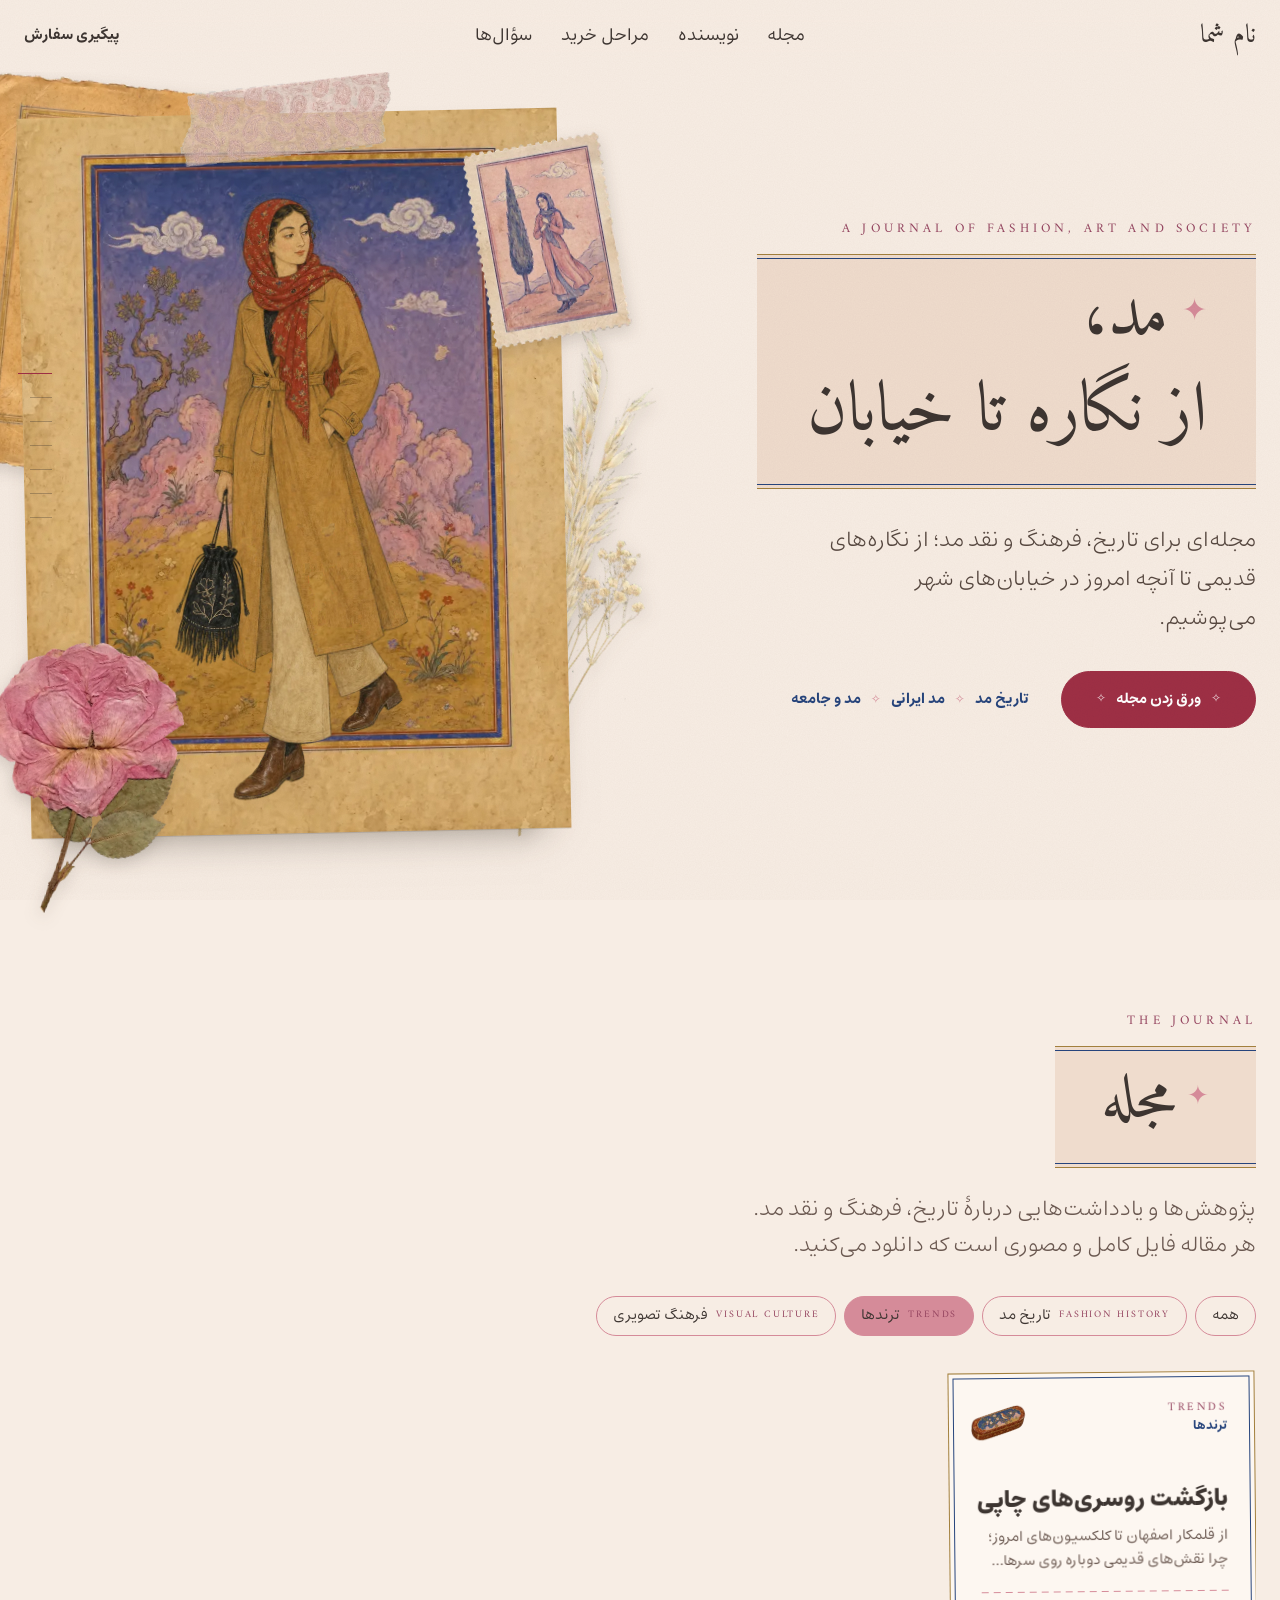
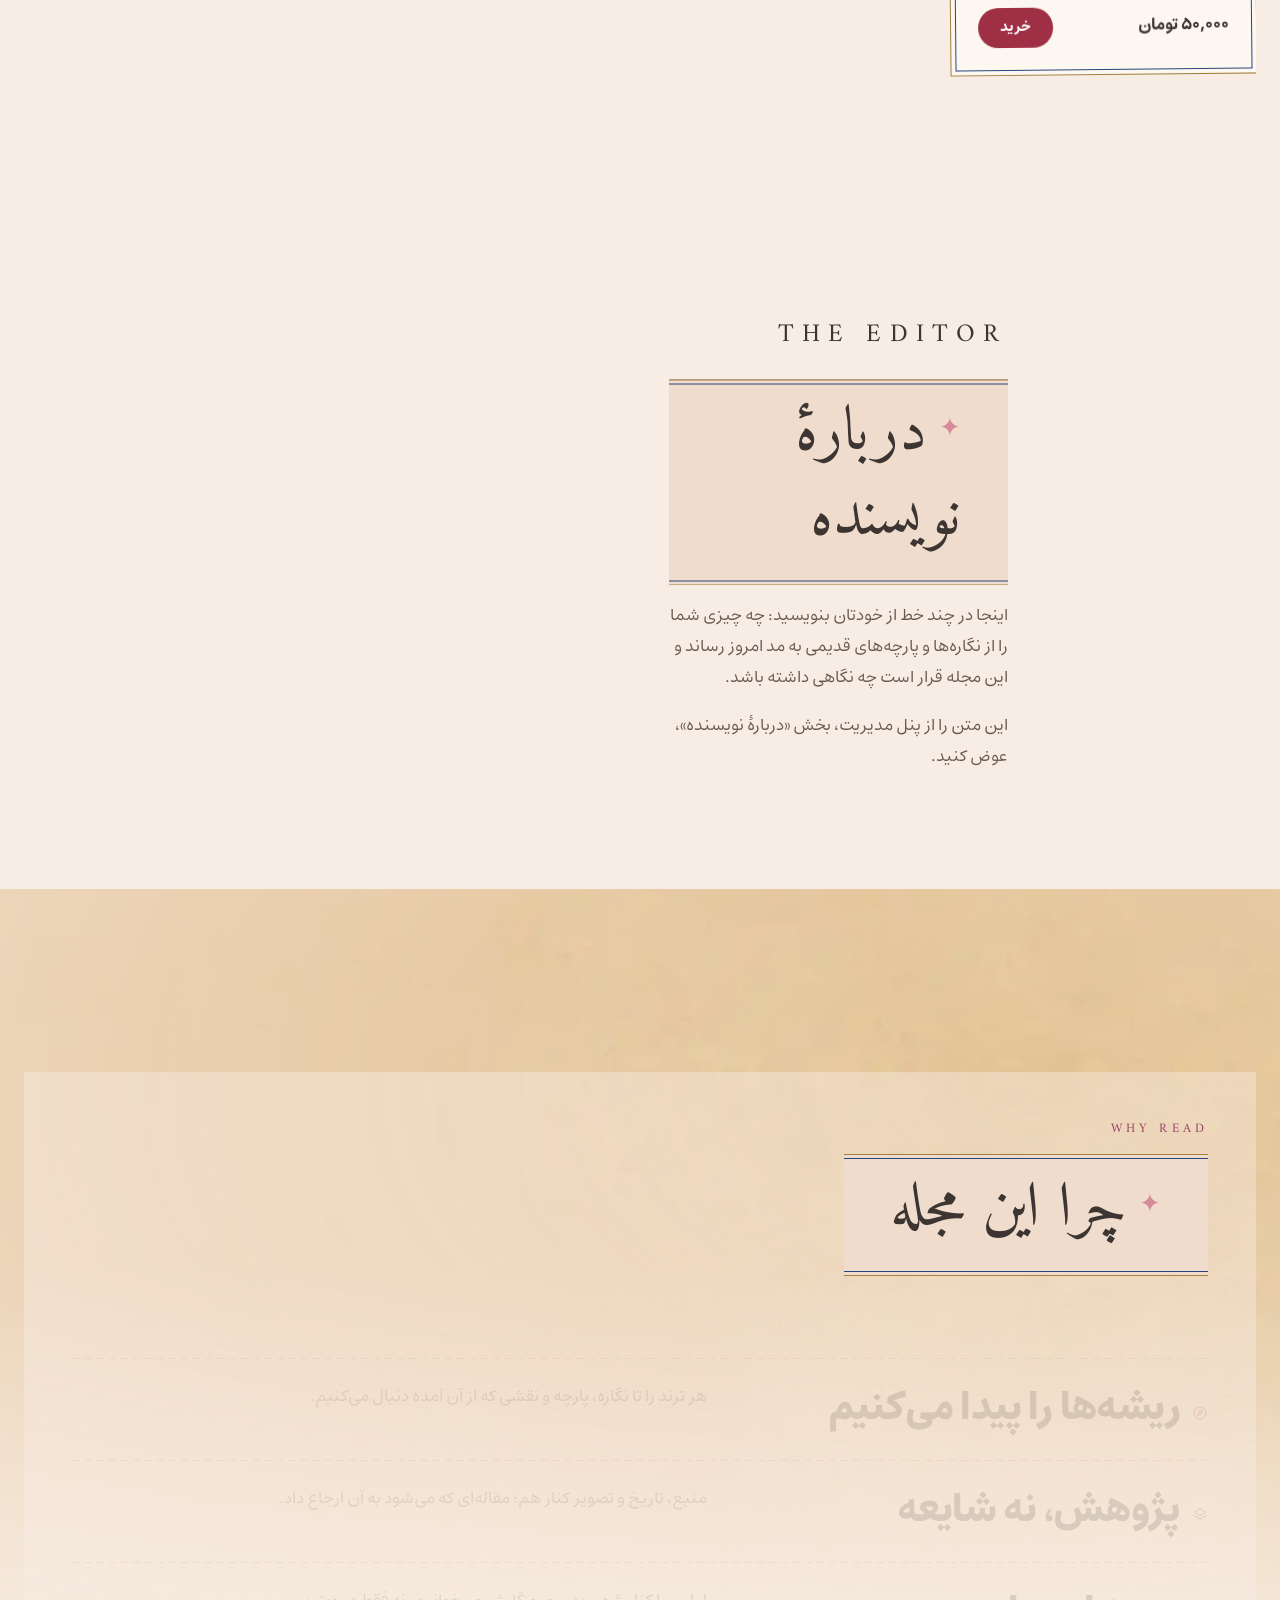
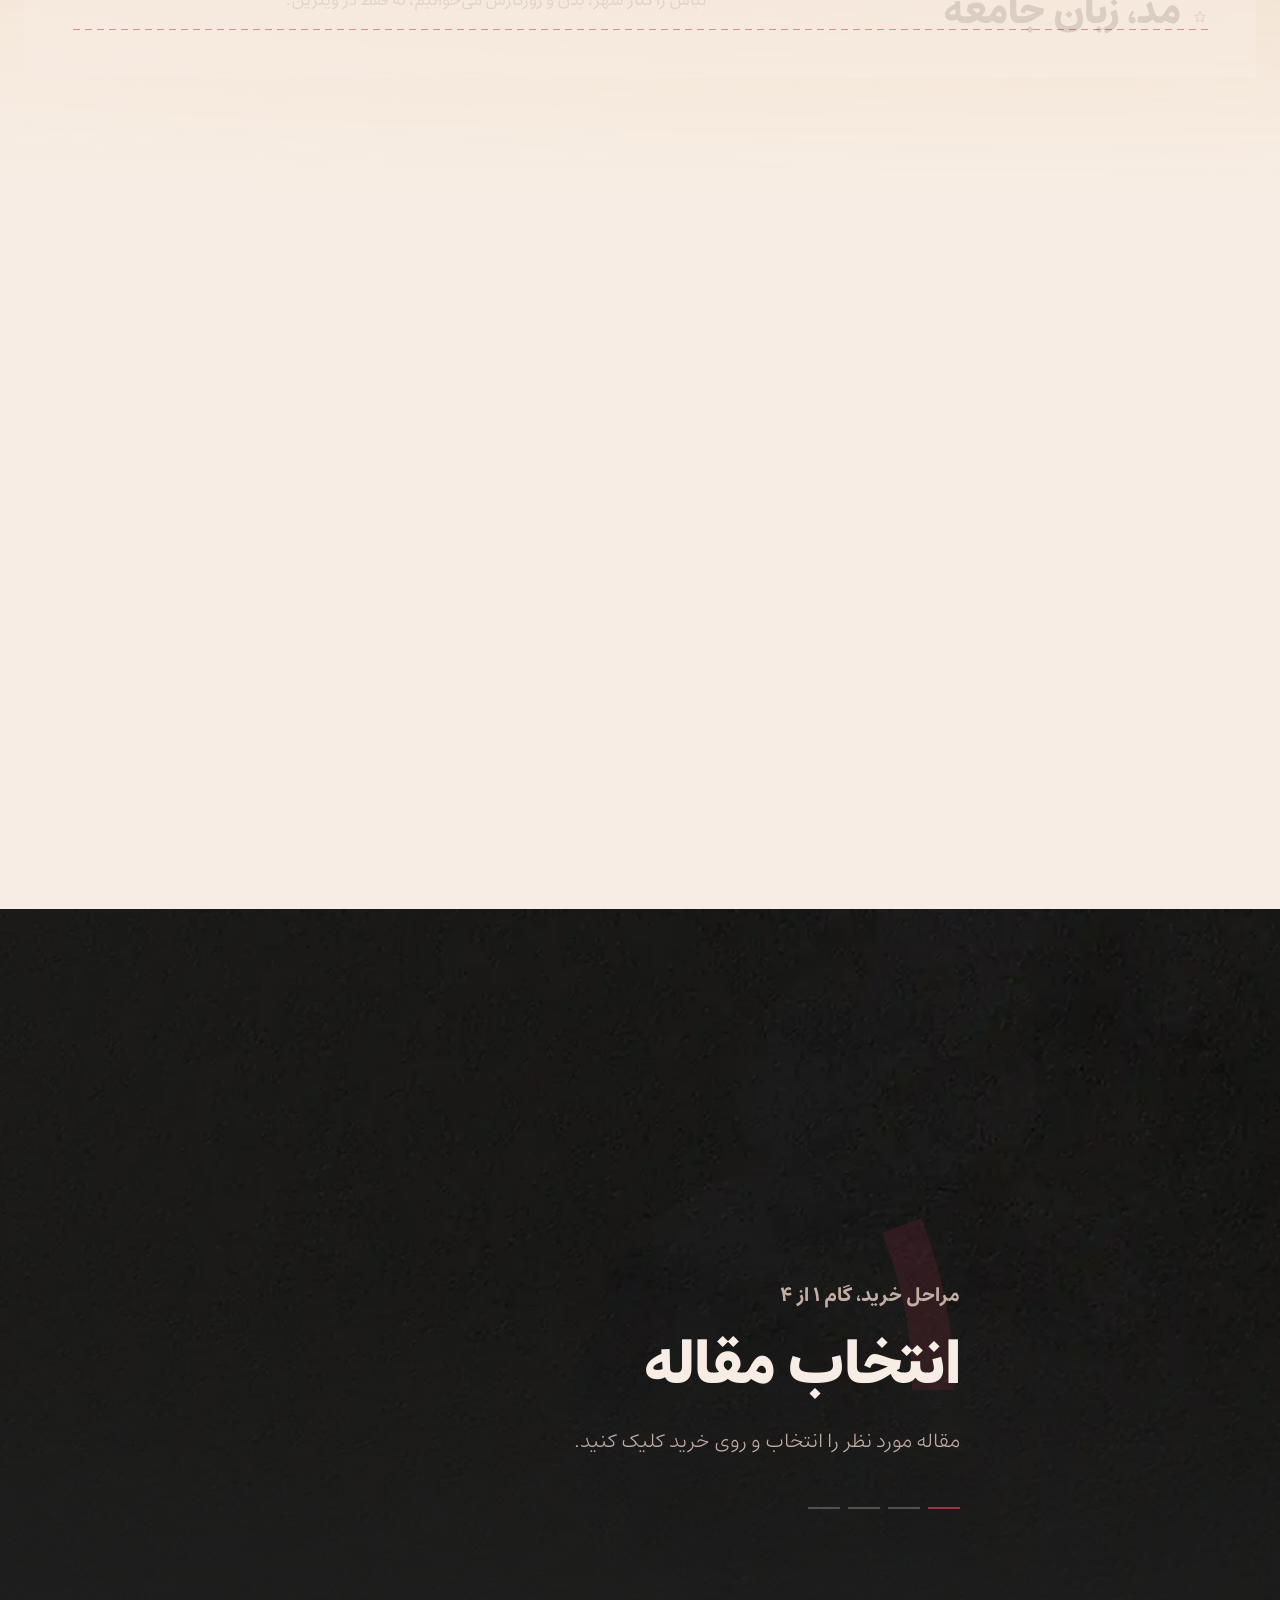
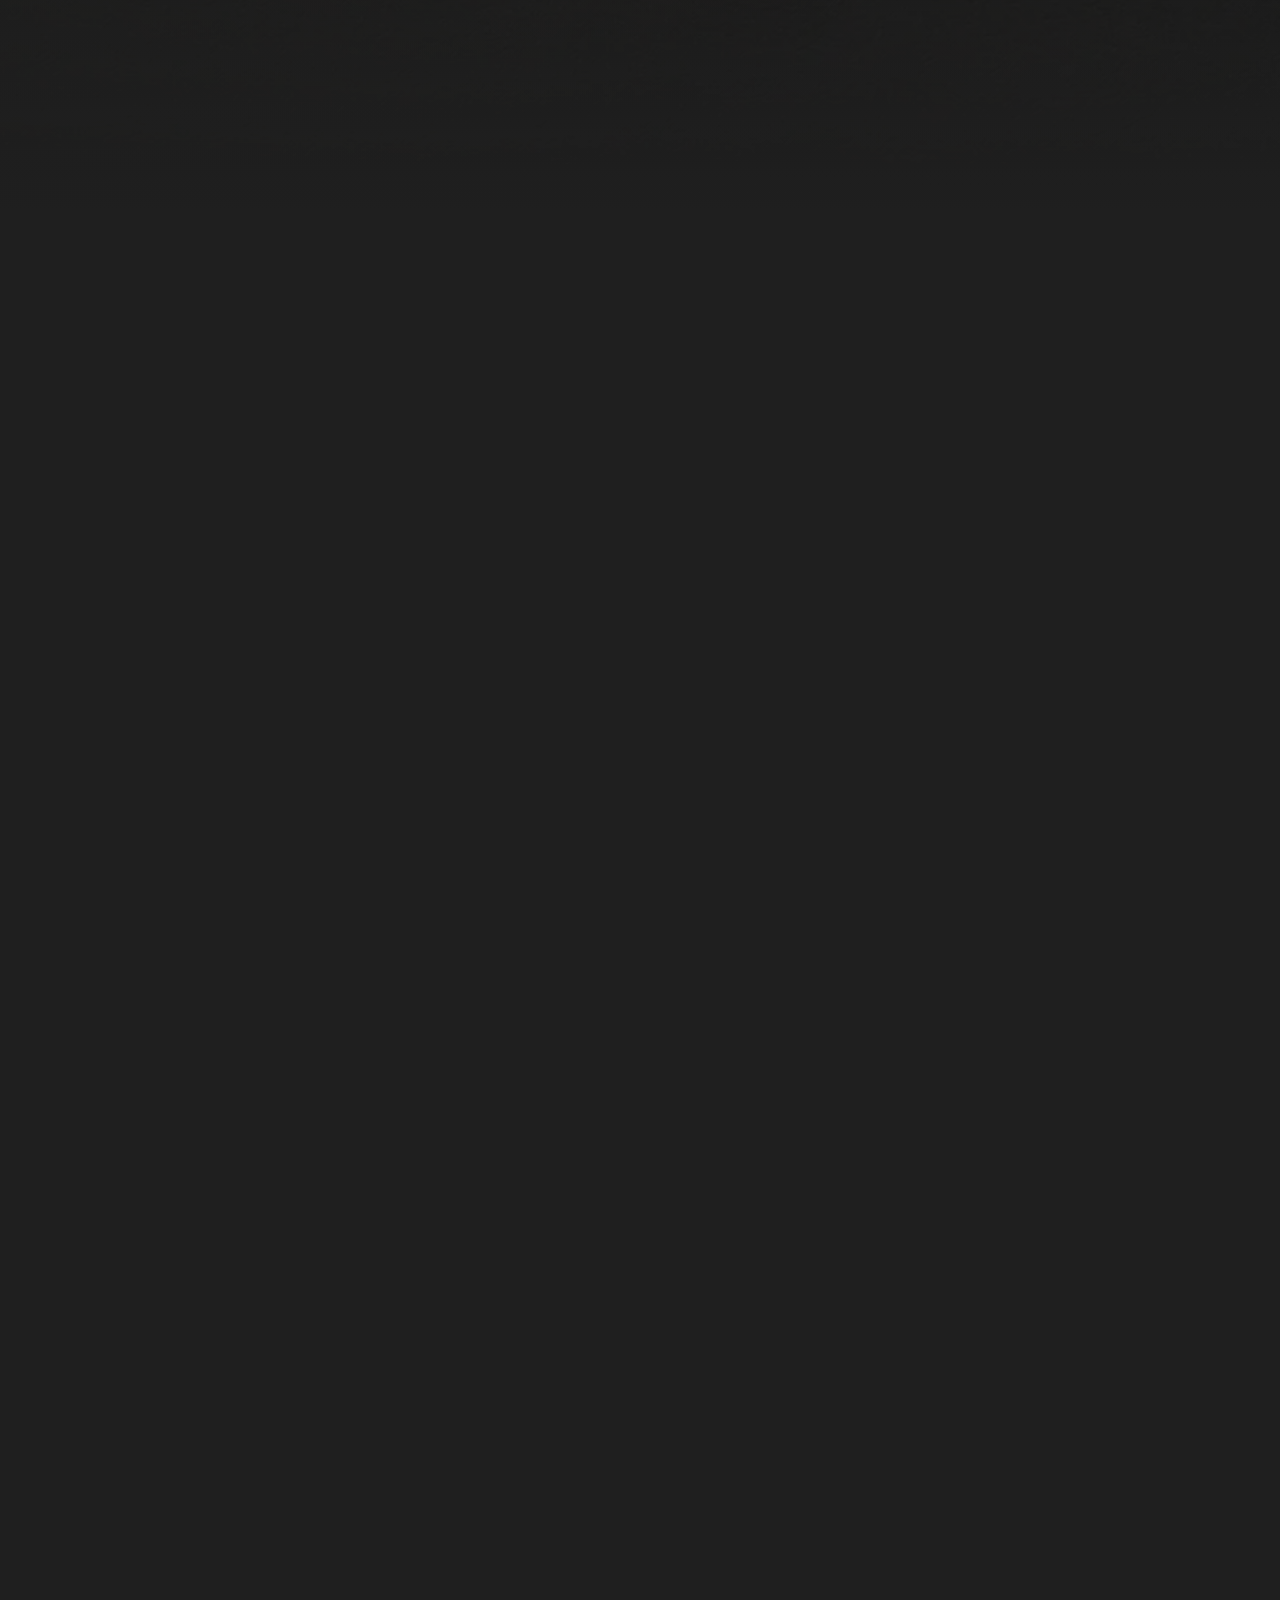
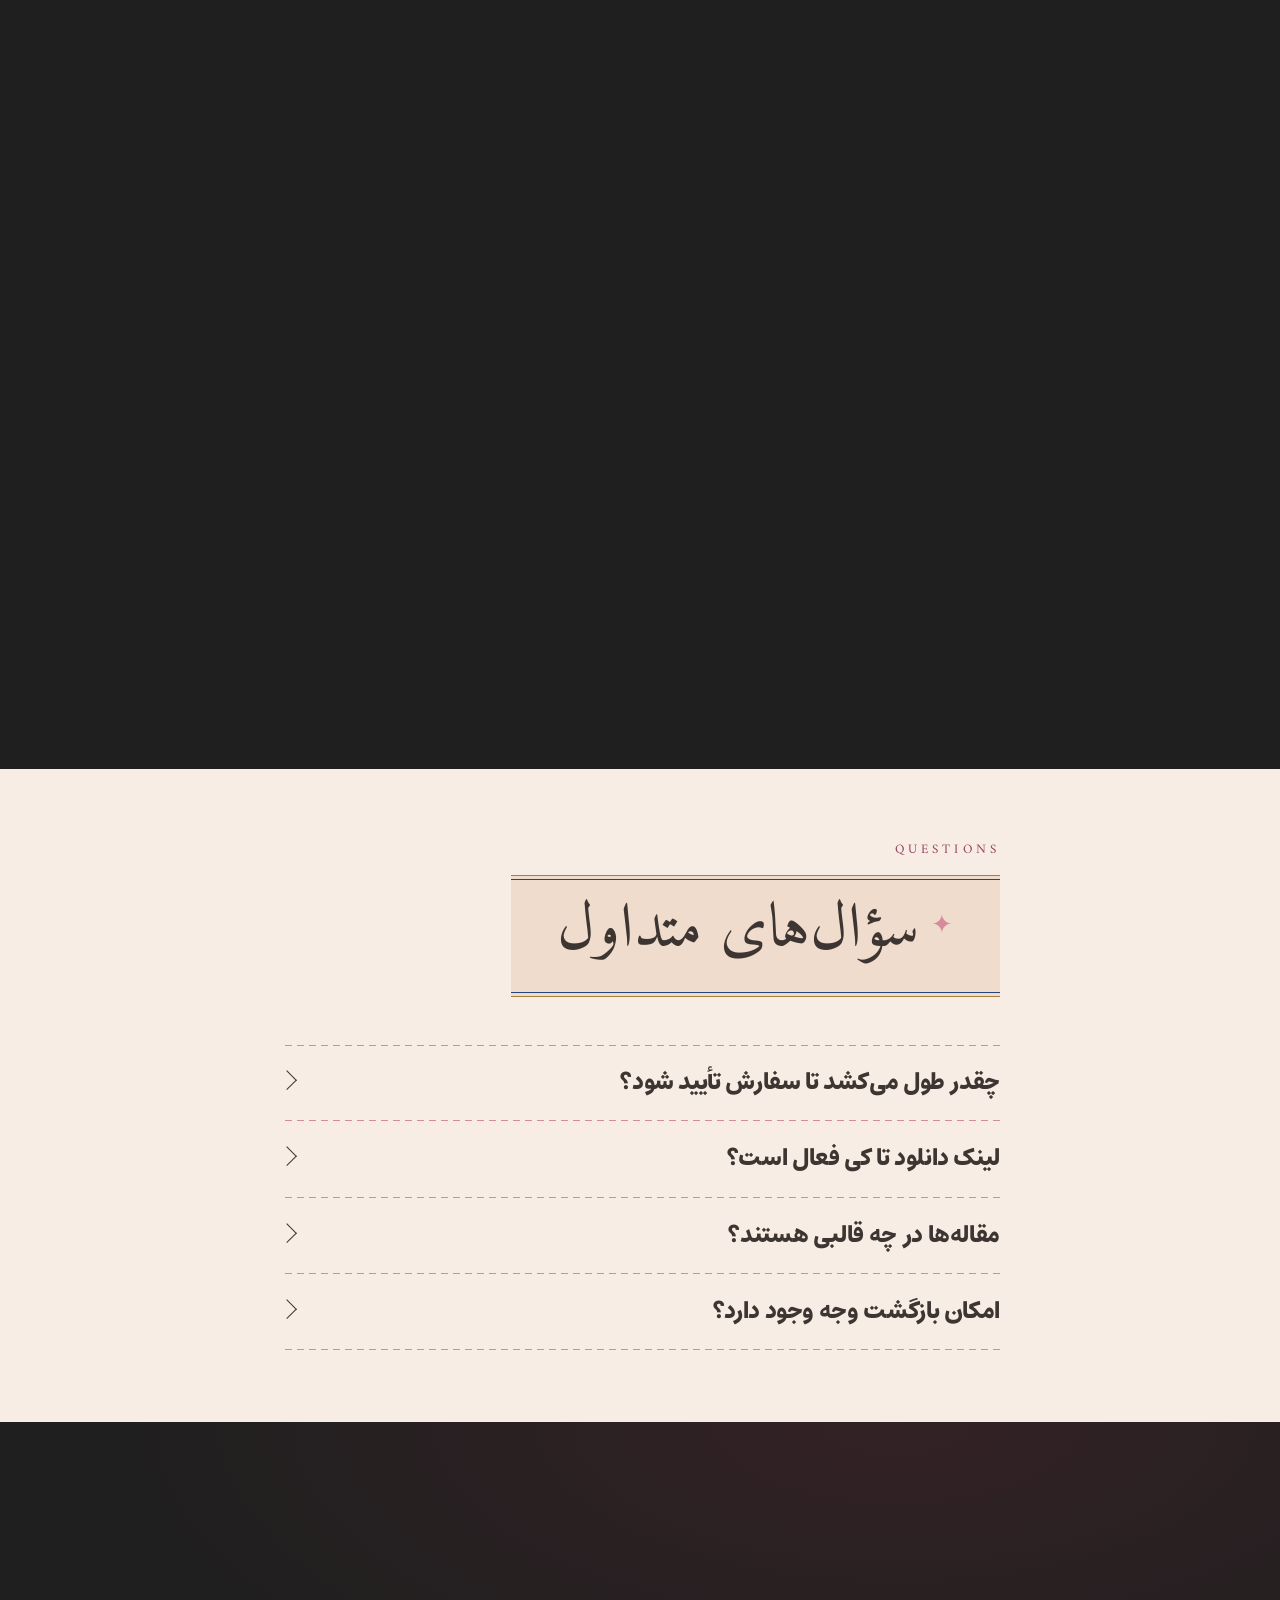
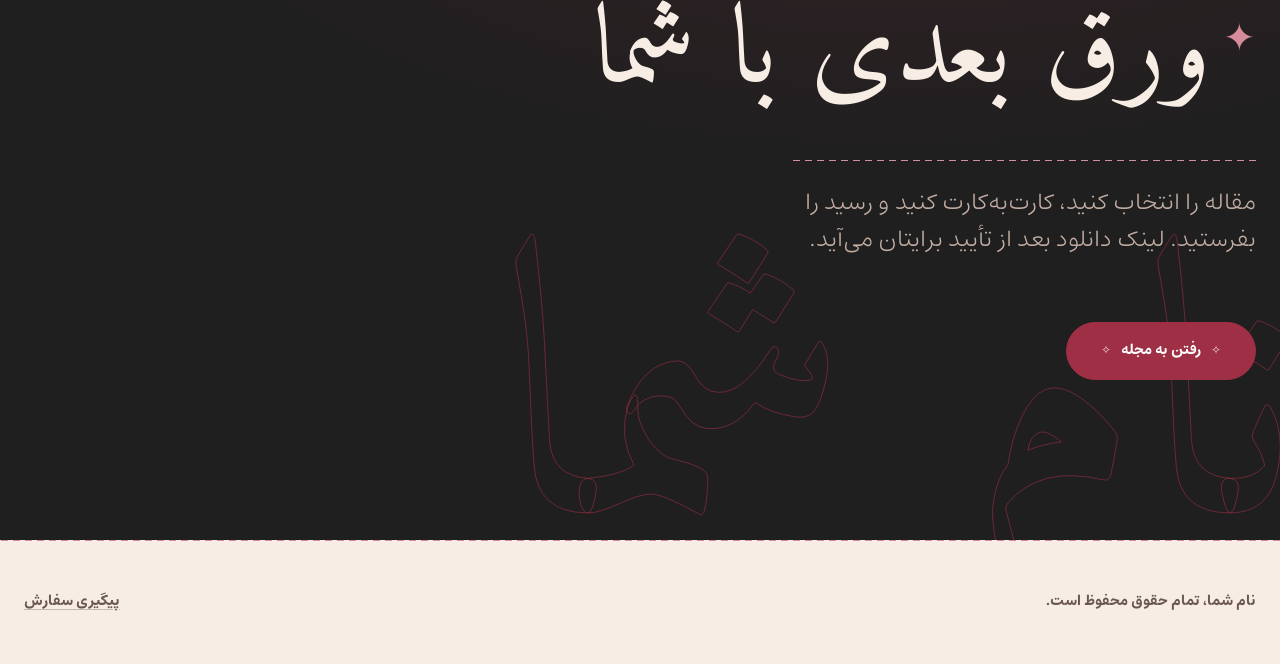
<file: cat-trends.html>
<!doctype html>
<html lang="fa" dir="rtl">
<head>
<meta charset="utf-8">
<meta name="viewport" content="width=device-width, initial-scale=1">
<title>نام شما | مد، از نگاره تا خیابان</title>
<meta name="description" content="مجله‌ای برای تاریخ، فرهنگ و نقد مد؛ از نگاره‌های قدیمی تا آنچه امروز در خیابان‌های شهر می‌پوشیم.">
<meta name="theme-color" content="#f7ede4">
<meta property="og:type" content="website">
<meta property="og:site_name" content="نام شما">
<meta property="og:title" content="نام شما | مد، از نگاره تا خیابان">
<meta property="og:description" content="مجله‌ای برای تاریخ، فرهنگ و نقد مد؛ از نگاره‌های قدیمی تا آنچه امروز در خیابان‌های شهر می‌پوشیم.">
<meta name="twitter:card" content="summary_large_image">
<link rel="icon" href="assets/img/favicon.svg" type="image/svg+xml">
<link rel="stylesheet" href="assets/css/theme.css">
<link rel="stylesheet" href="assets/css/app.css">
<script>
  /* Mark the document as script-enabled before first paint so revealed elements
     never flash. If cinema.js fails to load, the safety timer shows everything. */
  document.documentElement.classList.add('js');
  setTimeout(function () {
    if (!document.documentElement.classList.contains('cinema-ready')) {
      document.documentElement.classList.remove('js');
    }
  }, 2500);
</script>
</head>
<body class="landing">
<a class="skip-link" href="#main">پرش به محتوای اصلی</a>
<div class="progress-bar" data-progress aria-hidden="true"></div>
<header class="site-header" data-header>
  <div class="container">
    <a class="site-logo" href="index.html">نام شما</a>
    <nav class="nav" id="site-nav" aria-label="ناوبری اصلی">
      <a href="index.html#articles">مجله</a>
      <a href="index.html#about">نویسنده</a>
      <a href="index.html#steps">مراحل خرید</a>
      <a href="index.html#faq">سؤال‌ها</a>
    </nav>
    <a class="nav-end" href="#" data-soon>پیگیری سفارش</a>
    <button class="nav-toggle" type="button" data-nav-toggle aria-expanded="false" aria-controls="site-menu" aria-label="باز کردن منو">
      <span></span><span></span><span></span>
    </button>
  </div>
</header>

<div class="mobile-menu" data-mobile-menu id="site-menu" aria-hidden="true">
  <button class="mobile-menu__close" type="button" data-mobile-menu-close aria-label="بستن منو"><svg width="18" height="18" viewBox="0 0 24 24" fill="none" stroke="currentColor" stroke-width="1.6" stroke-linecap="round" stroke-linejoin="round" aria-hidden="true" focusable="false"><path d="M6 6l12 12"/><path d="M18 6 6 18"/></svg></button>
  <ul class="mobile-menu__links">
    <li style="--i:0"><a href="index.html" aria-current="page">نام شما</a></li>
    <li style="--i:1"><a href="index.html#articles">مجله</a></li>
    <li style="--i:2"><a href="index.html#about">نویسنده</a></li>
    <li style="--i:3"><a href="index.html#faq">سؤال‌ها</a></li>
    <li style="--i:4"><a href="#" data-soon>پیگیری سفارش</a></li>
  </ul>
  <div class="mobile-menu__foot">
    <span>تازه‌ها</span>
      </div>
</div>

<main id="main">

<nav class="dot-nav" aria-label="پیمایش بخش‌ها">
      <li>
      <a href="#hero" data-dot aria-label="شروع"></a>
      <span class="dot-label" aria-hidden="true">شروع</span>
    </li>
      <li>
      <a href="#articles" data-dot aria-label="مجله"></a>
      <span class="dot-label" aria-hidden="true">مجله</span>
    </li>
      <li>
      <a href="#about" data-dot aria-label="نویسنده"></a>
      <span class="dot-label" aria-hidden="true">نویسنده</span>
    </li>
      <li>
      <a href="#benefits" data-dot aria-label="چرا این مجله"></a>
      <span class="dot-label" aria-hidden="true">چرا این مجله</span>
    </li>
      <li>
      <a href="#steps" data-dot aria-label="مراحل خرید"></a>
      <span class="dot-label" aria-hidden="true">مراحل خرید</span>
    </li>
      <li>
      <a href="#faq" data-dot aria-label="سؤال‌ها"></a>
      <span class="dot-label" aria-hidden="true">سؤال‌ها</span>
    </li>
      <li>
      <a href="#cta" data-dot aria-label="خرید"></a>
      <span class="dot-label" aria-hidden="true">خرید</span>
    </li>
  </nav>

<section class="folio" id="hero" aria-labelledby="hero-title">
  <div class="container folio__grid">
    <div class="folio__copy">
      <p class="en-caps" lang="en" data-reveal>A Journal of Fashion, Art and Society</p>      <h1 class="folio__title" id="hero-title" data-reveal>مد،<br>
از نگاره تا خیابان</h1>
      <p class="folio__lead" data-reveal data-reveal-delay="120">مجله‌ای برای تاریخ، فرهنگ و نقد مد؛ از نگاره‌های قدیمی تا آنچه امروز در خیابان‌های شهر می‌پوشیم.</p>
      <div class="folio__actions" data-reveal data-reveal-delay="220">
        <a class="btn btn--accent" href="#articles">ورق زدن مجله</a>
                  <ul class="hero-tags" aria-label="موضوع‌ها">
            <li>تاریخ مد</li><li>مد ایرانی</li><li>مد و جامعه</li>          </ul>
              </div>
    </div>

        <figure class="folio__art" data-reveal data-reveal-delay="60">
              <img class="collage collage--paper" src="assets/img/collage/paper.webp" alt="" data-parallax="0.05">
              <img class="collage collage--sprig" src="assets/img/collage/sprig.webp" alt="" data-parallax="0.08">
              <img class="collage collage--stamp" src="assets/img/collage/stamp.webp" alt="" data-parallax="-0.05">
              <img class="collage collage--tape" src="assets/img/collage/tape.webp" alt="" data-parallax="-0.02">
              <img class="collage collage--rose" src="assets/img/collage/rose.webp" alt="" data-parallax="-0.09">
            <img class="folio__page" src="assets/img/hero/hero-page.webp" srcset="assets/img/hero/hero-page-720.webp 720w, assets/img/hero/hero-page.webp 1080w" sizes="(min-width: 900px) 540px, 90vw" alt="" width="1080" height="1440" fetchpriority="high" data-parallax="0.035">
                      <img class="folio__figure" src="assets/img/hero/hero-figure.webp" alt="" data-parallax="-0.03"
             style="left: 27.148%; top: 10.645%; width: 43.555%; height: 84.326%">
          </figure>
      </div>
</section>

<section class="section articles" id="articles" data-articles aria-labelledby="articles-title">
  <div class="container">
    <div class="section-head" data-reveal>
      <p class="en-caps" lang="en">The Journal</p>
      <h2 id="articles-title">مجله</h2>
      <p>پژوهش‌ها و یادداشت‌هایی دربارهٔ تاریخ، فرهنگ و نقد مد. هر مقاله فایل کامل و مصوری است که دانلود می‌کنید.</p>    </div>

            <nav class="cat-filter" aria-label="دسته‌بندی‌های مجله">
      <a href="index.html#articles">همه</a>
              <a href="cat-fashion-history.html#articles">
          <span class="cat-en" lang="en">Fashion History</span>تاریخ مد        </a>
              <a href="cat-trends.html#articles" aria-current="true">
          <span class="cat-en" lang="en">Trends</span>ترندها        </a>
              <a href="cat-visual-culture.html#articles">
          <span class="cat-en" lang="en">Visual Culture</span>فرهنگ تصویری        </a>
          </nav>
    
        <div class="sights-track" data-sights-track>
                      <article class="sight-card">
                      <span class="sight-kicker"><span class="cat-en" lang="en">Trends</span>ترندها</span>
                    <img class="sight-pin" src="assets/img/icons/icon-1.webp" alt="" width="64" height="64" loading="lazy">          <h3><a href="#" data-soon>بازگشت روسری‌های چاپی</a></h3>
          <p>از قلمکار اصفهان تا کلکسیون‌های امروز؛ چرا نقش‌های قدیمی دوباره روی سرها آمده‌اند.</p>
          <div class="sight-foot">
            <span class="sight-price">۵۰,۰۰۰ تومان</span>
            <a class="sight-buy" href="#" data-soon>خرید</a>
          </div>
        </article>
          </div>
          </div>
</section>

<section class="section" id="about">
  <div class="container">
        <div class="about__grid about__grid--solo">
            <div class="about__text" data-reveal data-reveal-delay="120" data-parallax="-0.035">
        <p class="en-caps" lang="en">The Editor</p>
        <h2>دربارهٔ نویسنده</h2>
                  <p>اینجا در چند خط از خودتان بنویسید: چه چیزی شما را از نگاره‌ها و پارچه‌های قدیمی به مد امروز رساند و این مجله قرار است چه نگاهی داشته باشد.</p>                  <p>این متن را از پنل مدیریت، بخش «دربارهٔ نویسنده»، عوض کنید.</p>                      </div>
    </div>
  </div>
</section>

<section class="cine" id="benefits" data-benefits style="--cine-height: 180vh">
  <div class="cine__stage" data-benefits-stage>
    <canvas class="cine__canvas" data-benefits-canvas data-focus="0.22" data-frames-base="assets/frames/benefits/" aria-hidden="true"></canvas>
    <img class="cine__fallback" src="assets/frames/benefits/frame_0001.webp" alt="" aria-hidden="true">
    <img class="cine__still" src="assets/frames/benefits/frame_0019.webp" alt="" loading="lazy" style="--focus: 22%">
    <div class="cine__scene is-live" data-benefits-scene>
      <div class="container">
        <div class="cine__panel">
          <div class="section-head" data-reveal>
            <p class="en-caps" lang="en">Why Read</p>
            <h2>چرا این مجله</h2>
          </div>
          <ul class="benefits__list">
                          <li class="benefit">
                <div class="benefit__head">
                  <svg width="16" height="16" viewBox="0 0 24 24" fill="none" stroke="currentColor" stroke-width="1.6" stroke-linecap="round" stroke-linejoin="round" aria-hidden="true" focusable="false"><circle cx="12" cy="12" r="9"/><path d="m15.5 8.5-2 5-5 2 2-5z"/></svg>                  <h3>ریشه‌ها را پیدا می‌کنیم</h3>
                </div>
                <p>هر ترند را تا نگاره، پارچه و نقشی که از آن آمده دنبال می‌کنیم.</p>
              </li>
                          <li class="benefit">
                <div class="benefit__head">
                  <svg width="16" height="16" viewBox="0 0 24 24" fill="none" stroke="currentColor" stroke-width="1.6" stroke-linecap="round" stroke-linejoin="round" aria-hidden="true" focusable="false"><path d="m12 3 9 5-9 5-9-5 9-5Z"/><path d="m3 13 9 5 9-5"/></svg>                  <h3>پژوهش، نه شایعه</h3>
                </div>
                <p>منبع، تاریخ و تصویر کنار هم؛ مقاله‌ای که می‌شود به آن ارجاع داد.</p>
              </li>
                          <li class="benefit">
                <div class="benefit__head">
                  <svg width="16" height="16" viewBox="0 0 24 24" fill="none" stroke="currentColor" stroke-width="1.6" stroke-linecap="round" stroke-linejoin="round" aria-hidden="true" focusable="false"><path d="m12 4 2.4 5 5.6.8-4 3.9 1 5.5-5-2.7-5 2.7 1-5.5-4-3.9 5.6-.8L12 4Z"/></svg>                  <h3>مد، زبان جامعه</h3>
                </div>
                <p>لباس را کنار شهر، بدن و روزگارش می‌خوانیم، نه فقط در ویترین.</p>
              </li>
                      </ul>
        </div>
      </div>
    </div>
  </div>
</section>


<section class="cine is-inverted" id="steps" data-steps style="--cine-height: 340vh">
  <div class="cine__stage" data-steps-stage>
    <canvas class="cine__canvas" data-steps-canvas data-focus="0.24" data-frames-base="assets/frames/steps/" aria-hidden="true"></canvas>
    <img class="cine__fallback" src="assets/frames/steps/frame_0001.webp" alt="" aria-hidden="true">
    <img class="cine__still" src="assets/frames/steps/frame_0018.webp" alt="" loading="lazy" style="--focus: 24%">
        <div class="cine__scene steps__scene" data-steps-scene="0">
      <div class="container">
        <div class="cine__panel steps__panel">
          <span class="steps__no" aria-hidden="true">۱</span>
          <p class="steps__title">مراحل خرید، گام ۱ از ۴</p>
          <h3>انتخاب مقاله</h3>
          <p>مقاله مورد نظر را انتخاب و روی خرید کلیک کنید.</p>
          <div class="steps__rail" aria-hidden="true">
                          <i class="is-active"></i>
                          <i class=""></i>
                          <i class=""></i>
                          <i class=""></i>
                      </div>
        </div>
      </div>
    </div>
        <div class="cine__scene steps__scene" data-steps-scene="1">
      <div class="container">
        <div class="cine__panel steps__panel">
          <span class="steps__no" aria-hidden="true">۲</span>
          <p class="steps__title">مراحل خرید، گام ۲ از ۴</p>
          <h3>کارت‌به‌کارت</h3>
          <p>مبلغ را به شماره کارت اعلام‌شده واریز کنید.</p>
          <div class="steps__rail" aria-hidden="true">
                          <i class=""></i>
                          <i class="is-active"></i>
                          <i class=""></i>
                          <i class=""></i>
                      </div>
        </div>
      </div>
    </div>
        <div class="cine__scene steps__scene" data-steps-scene="2">
      <div class="container">
        <div class="cine__panel steps__panel">
          <span class="steps__no" aria-hidden="true">۳</span>
          <p class="steps__title">مراحل خرید، گام ۳ از ۴</p>
          <h3>ارسال رسید</h3>
          <p>فرم را پر کنید و تصویر رسید را بارگذاری کنید.</p>
          <div class="steps__rail" aria-hidden="true">
                          <i class=""></i>
                          <i class=""></i>
                          <i class="is-active"></i>
                          <i class=""></i>
                      </div>
        </div>
      </div>
    </div>
        <div class="cine__scene steps__scene" data-steps-scene="3">
      <div class="container">
        <div class="cine__panel steps__panel">
          <span class="steps__no" aria-hidden="true">۴</span>
          <p class="steps__title">مراحل خرید، گام ۴ از ۴</p>
          <h3>دریافت لینک</h3>
          <p>بعد از تأیید، لینک دانلود ایمیل می‌شود و در صفحه پیگیری هم می‌آید.</p>
          <div class="steps__rail" aria-hidden="true">
                          <i class=""></i>
                          <i class=""></i>
                          <i class=""></i>
                          <i class="is-active"></i>
                      </div>
        </div>
      </div>
    </div>
      </div>
</section>

<section class="section section--tight" id="faq">
  <div class="container container--narrow faq">
    <div class="section-head" data-reveal>
      <p class="en-caps" lang="en">Questions</p>
      <h2>سؤال‌های متداول</h2>
    </div>
          <details data-reveal>
        <summary>چقدر طول می‌کشد تا سفارش تأیید شود؟</summary>
        <p>معمولاً کمتر از ۲۴ ساعت. بعد از تأیید، لینک دانلود ایمیل می‌شود.</p>
      </details>
          <details data-reveal>
        <summary>لینک دانلود تا کی فعال است؟</summary>
        <p>به‌صورت پیش‌فرض ۷۲ ساعت و تا ۵ بار دانلود. اگر منقضی شد، با کد پیگیری درخواست تمدید بدهید.</p>
      </details>
          <details data-reveal>
        <summary>مقاله‌ها در چه قالبی هستند؟</summary>
        <p>فایل PDF مصور که روی گوشی خوانا است و می‌شود چاپش کرد.</p>
      </details>
          <details data-reveal>
        <summary>امکان بازگشت وجه وجود دارد؟</summary>
        <p>به‌دلیل ماهیت فایل دیجیتال، بعد از دریافت لینک امکان بازگشت وجه نیست.</p>
      </details>
      </div>
</section>

<section class="closing is-inverted" id="cta">
  <p class="closing__ghost" aria-hidden="true" data-parallax="0.06">نام شما</p>
  <div class="container">
    <h2 data-reveal>ورق بعدی با شما</h2>
    <p data-reveal data-reveal-delay="100">مقاله را انتخاب کنید، کارت‌به‌کارت کنید و رسید را بفرستید. لینک دانلود بعد از تأیید برایتان می‌آید.</p>
    <a class="btn btn--accent" href="#articles" data-reveal data-reveal-delay="200">رفتن به مجله</a>
  </div>
</section>

</main>
<footer class="site-footer">
  <div class="container">
    <div>
      <div>نام شما، تمام حقوق محفوظ است.</div>
          </div>
    <ul class="social">
                  <li><a href="#" data-soon>پیگیری سفارش</a></li>
    </ul>
  </div>
</footer>
<script src="assets/js/site.js" defer></script>
<script src="assets/js/cinema.js" defer></script>

<div class="soon-toast" id="soon-toast" role="status" aria-live="polite" hidden>این بخش در نسخهٔ نهایی فعال می‌شود.</div>
<style>
.soon-toast{position:fixed;inset-inline:16px;bottom:24px;margin-inline:auto;max-width:360px;
  padding:12px 18px;border-radius:999px;background:var(--color-primary,#3d3531);
  color:var(--color-on-primary,#f7ede4);font-size:.95rem;text-align:center;z-index:1000;
  box-shadow:0 8px 24px rgba(61,53,49,.28);opacity:0;transform:translateY(12px);
  transition:opacity .25s ease,transform .25s ease;pointer-events:none}
.soon-toast.is-on{opacity:1;transform:none}
@media (prefers-reduced-motion:reduce){.soon-toast{transition:none}}
</style>
<script>
(function () {
  var toast = document.getElementById('soon-toast'), timer;
  document.addEventListener('click', function (e) {
    var a = e.target.closest && e.target.closest('[data-soon]');
    if (!a) return;
    e.preventDefault();
    toast.hidden = false;
    void toast.offsetWidth;
    toast.classList.add('is-on');
    clearTimeout(timer);
    timer = setTimeout(function () {
      toast.classList.remove('is-on');
      setTimeout(function () { toast.hidden = true; }, 300);
    }, 2600);
  });
})();
</script>
</body>
</html>
</file>
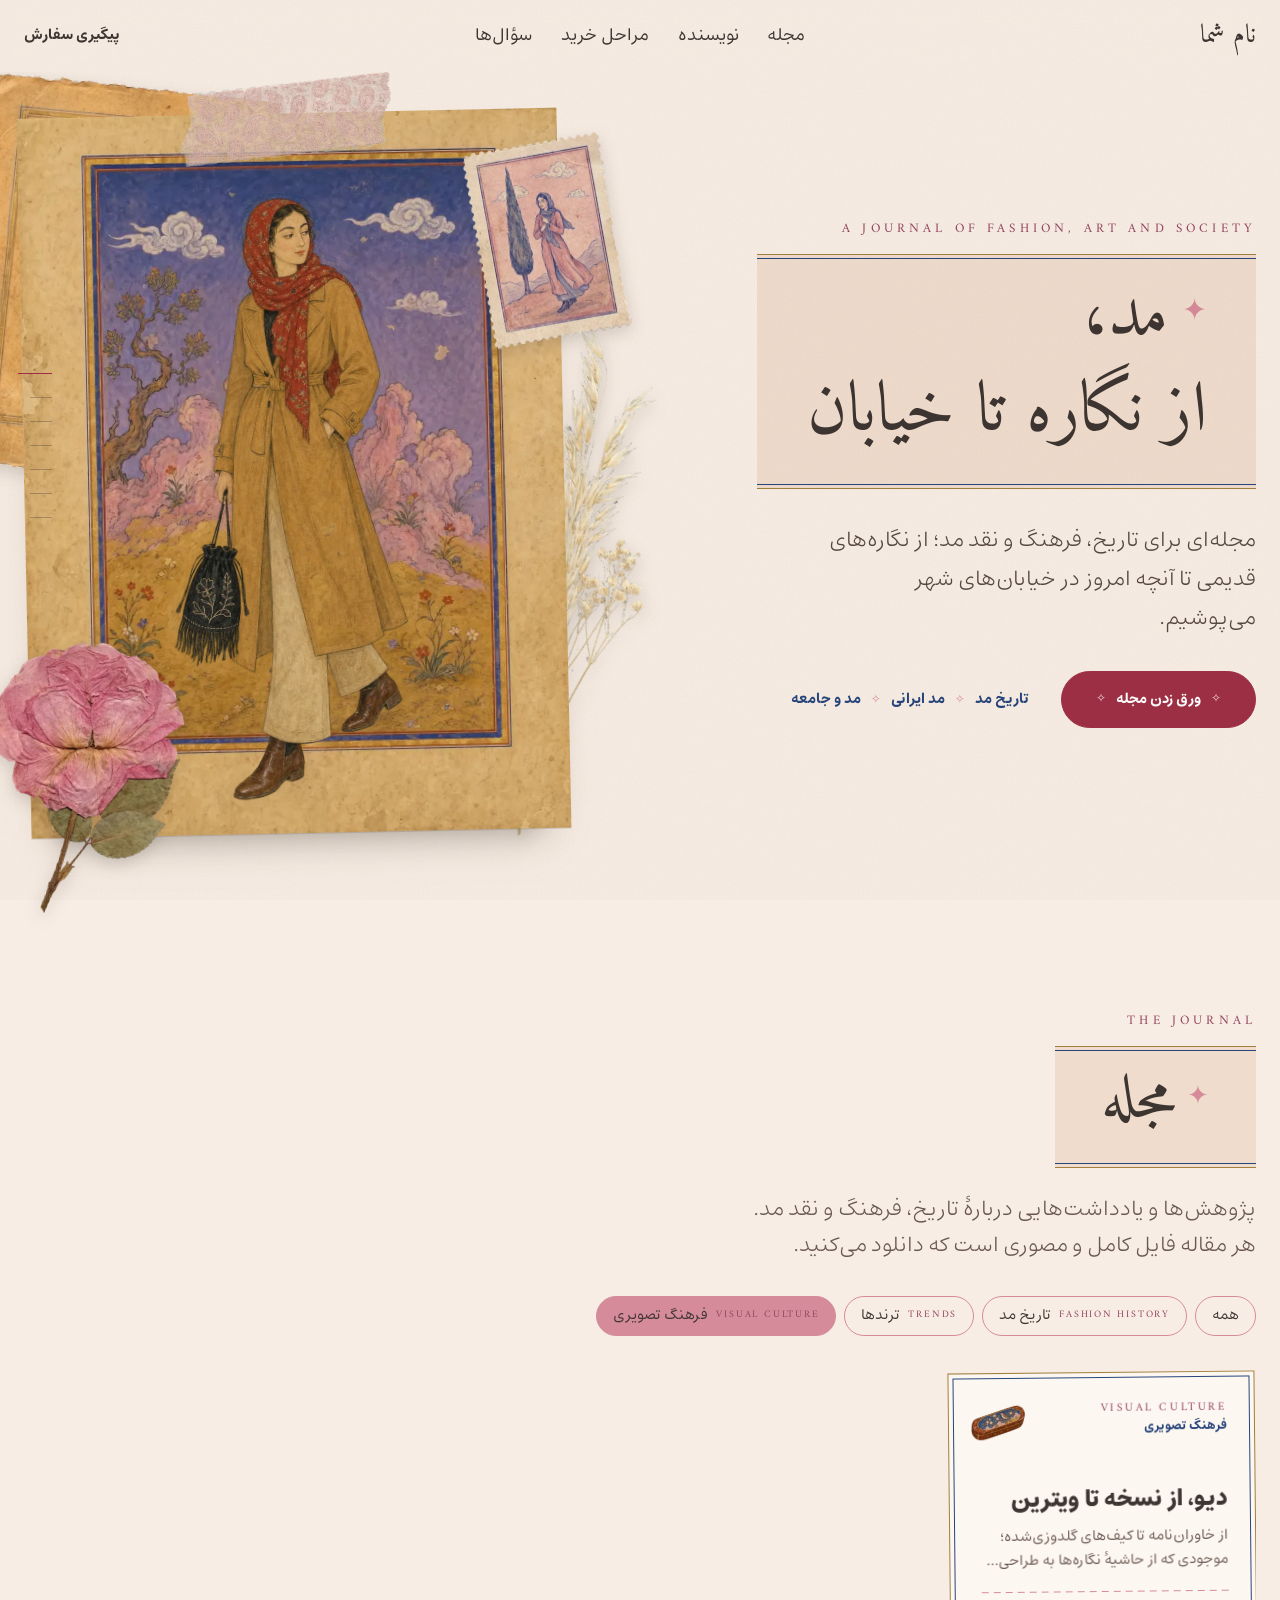
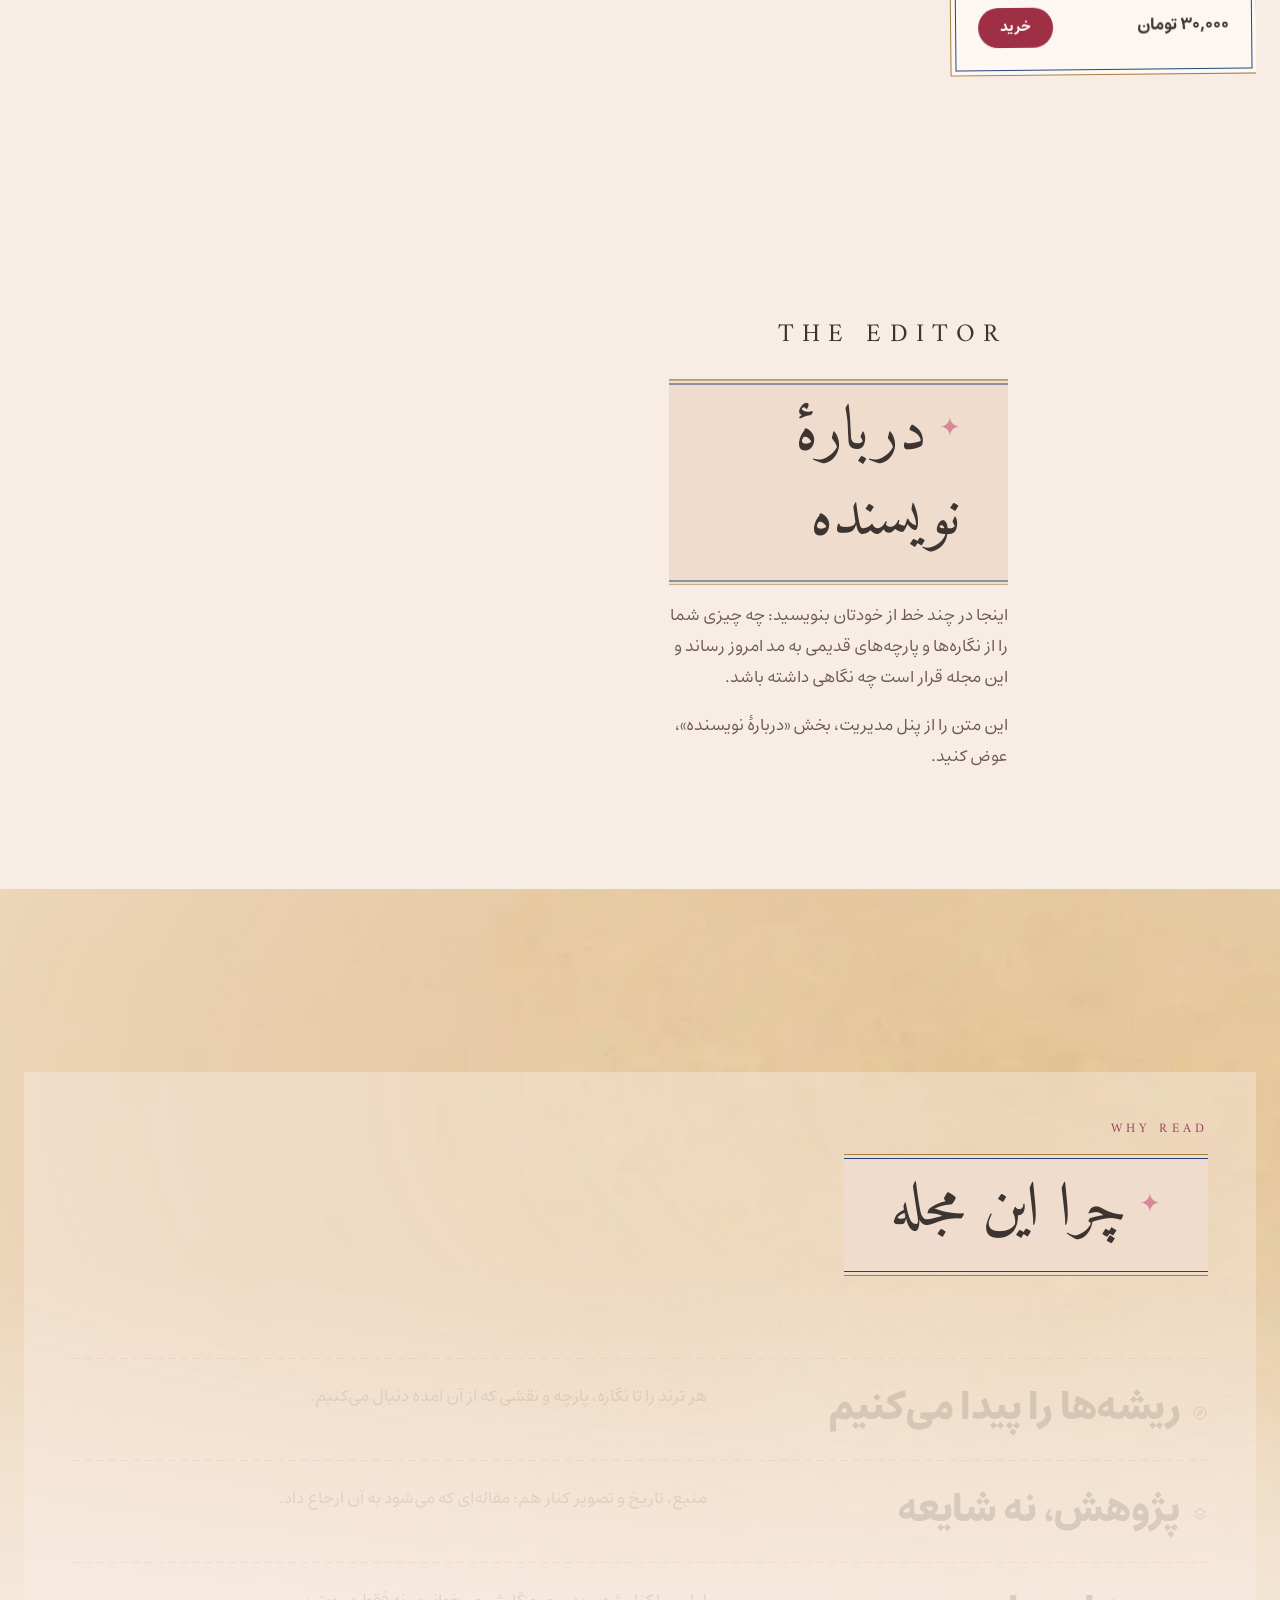
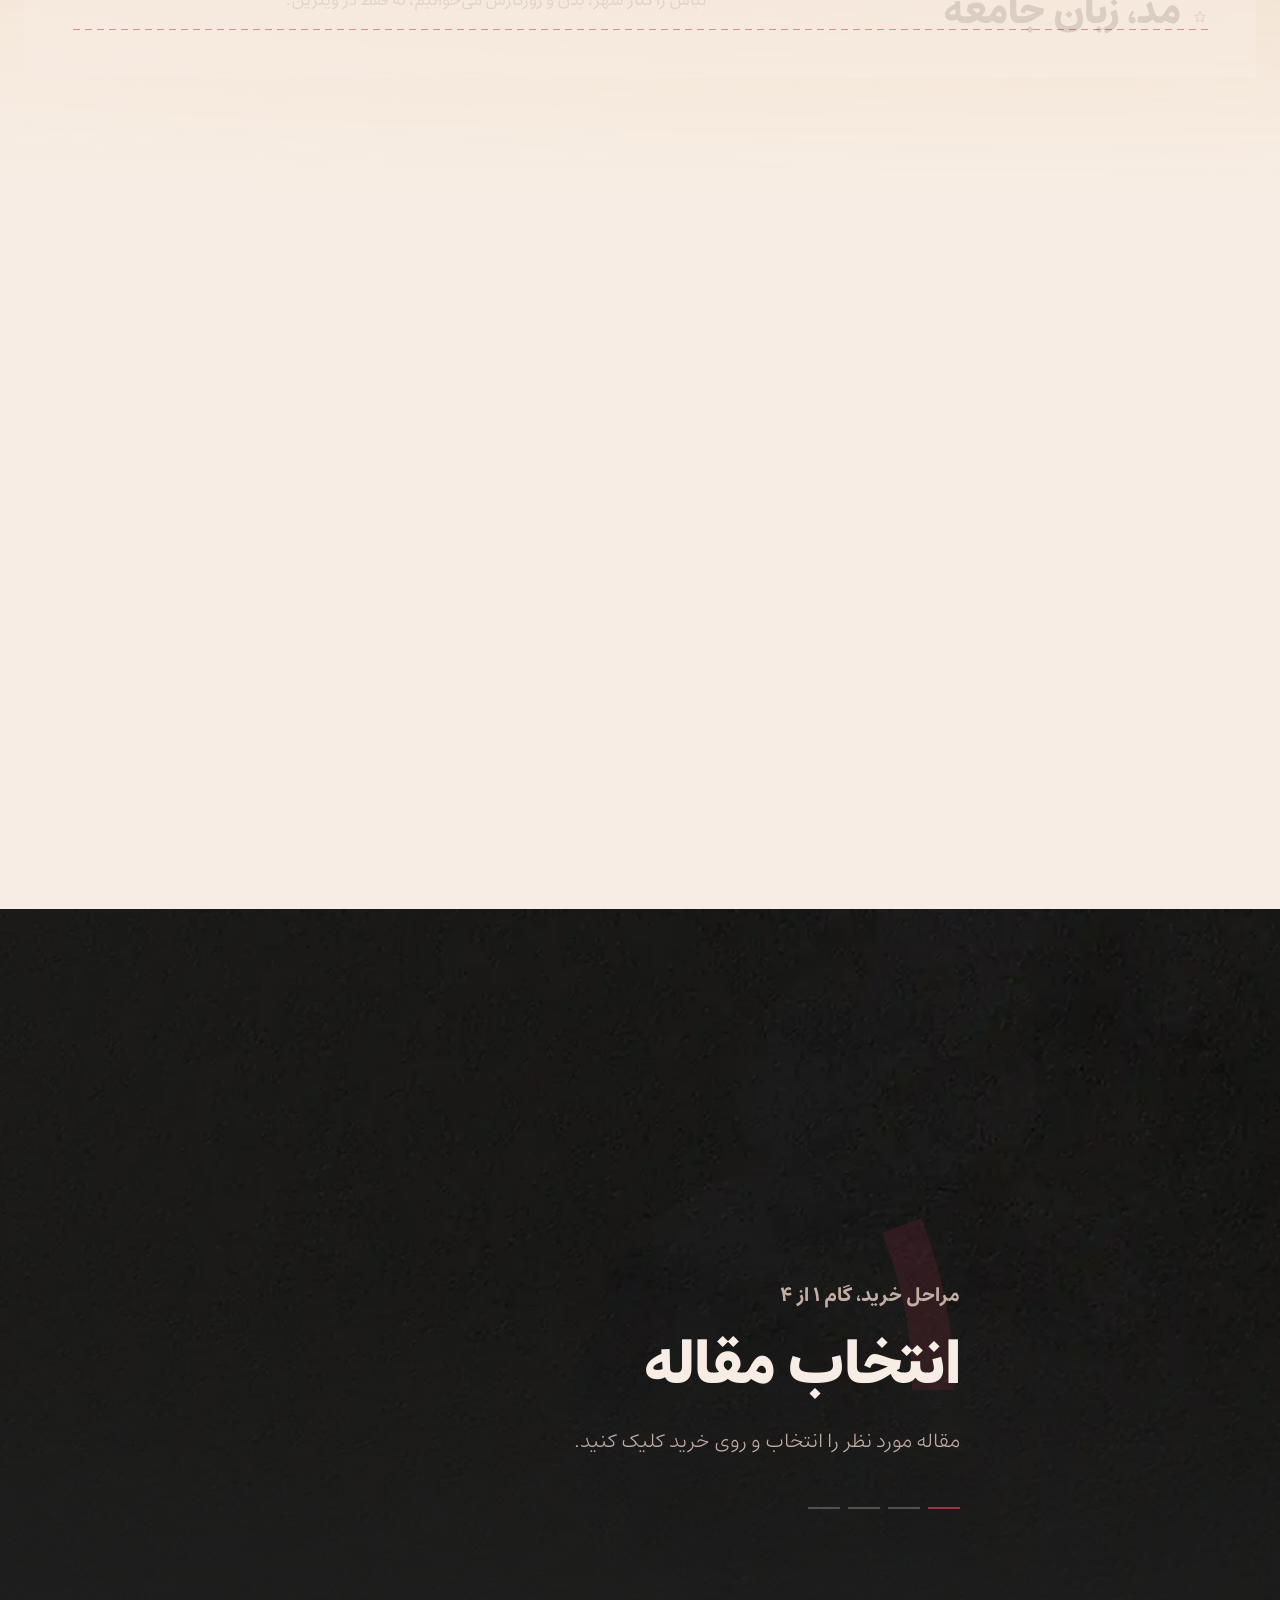
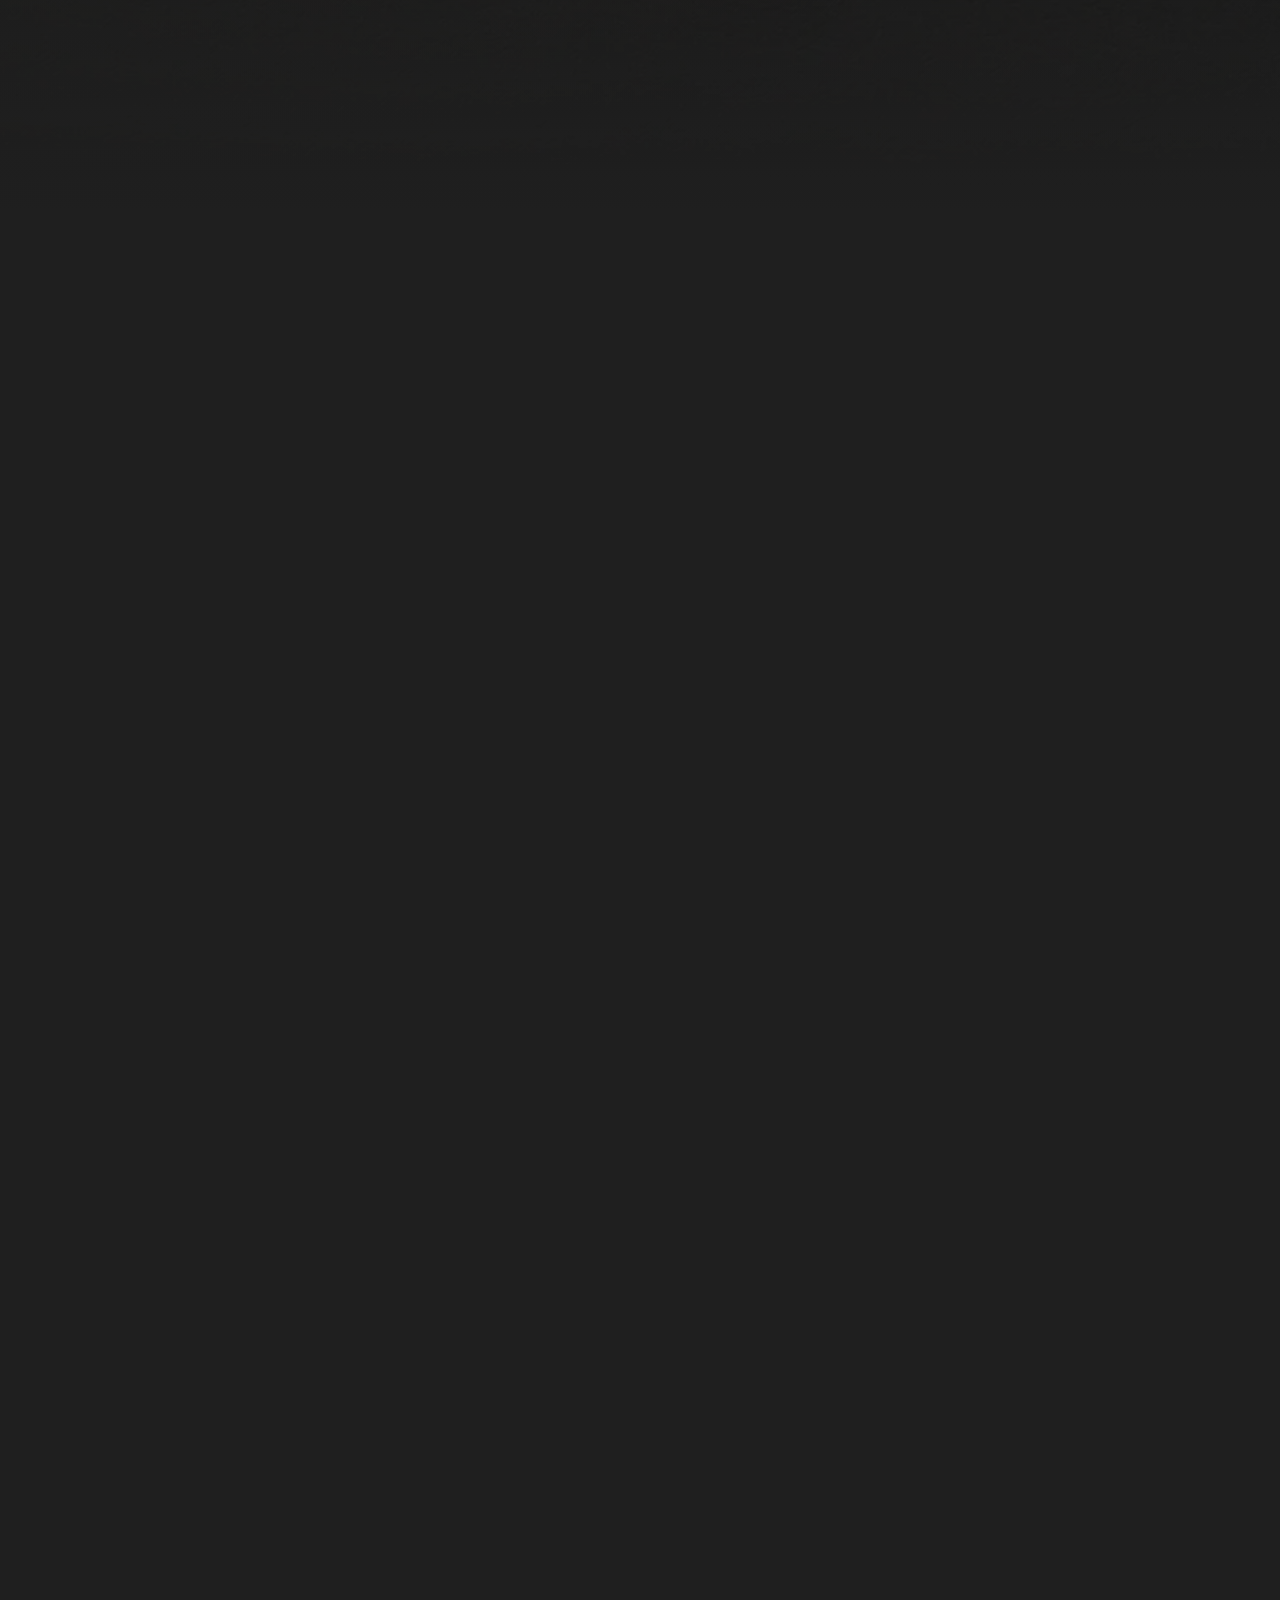
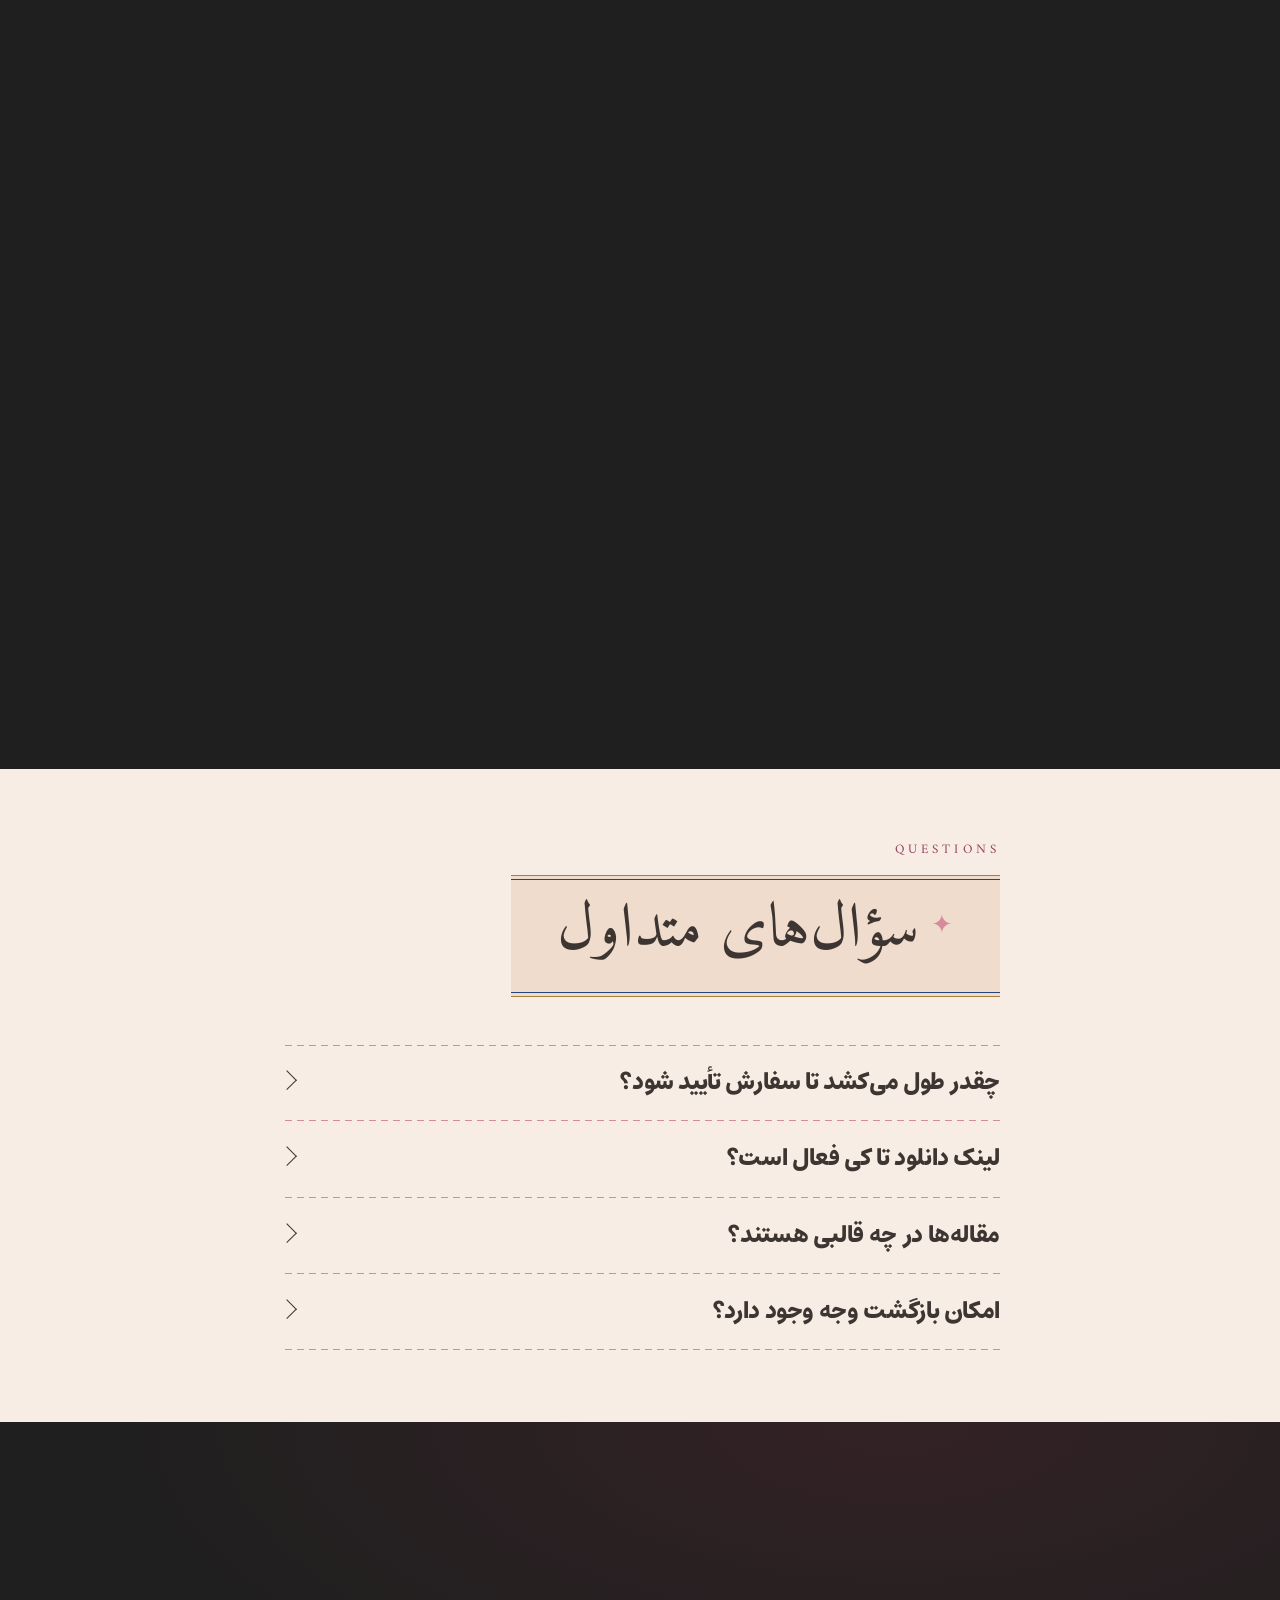
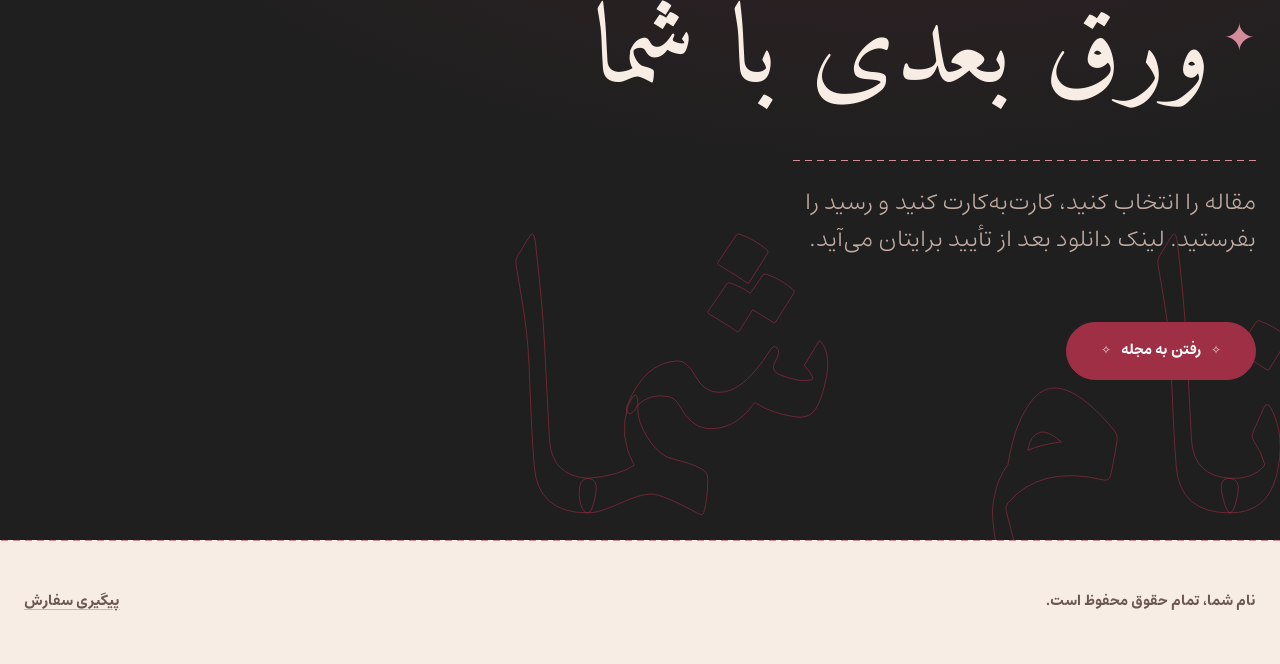
<file: cat-visual-culture.html>
<!doctype html>
<html lang="fa" dir="rtl">
<head>
<meta charset="utf-8">
<meta name="viewport" content="width=device-width, initial-scale=1">
<title>نام شما | مد، از نگاره تا خیابان</title>
<meta name="description" content="مجله‌ای برای تاریخ، فرهنگ و نقد مد؛ از نگاره‌های قدیمی تا آنچه امروز در خیابان‌های شهر می‌پوشیم.">
<meta name="theme-color" content="#f7ede4">
<meta property="og:type" content="website">
<meta property="og:site_name" content="نام شما">
<meta property="og:title" content="نام شما | مد، از نگاره تا خیابان">
<meta property="og:description" content="مجله‌ای برای تاریخ، فرهنگ و نقد مد؛ از نگاره‌های قدیمی تا آنچه امروز در خیابان‌های شهر می‌پوشیم.">
<meta name="twitter:card" content="summary_large_image">
<link rel="icon" href="assets/img/favicon.svg" type="image/svg+xml">
<link rel="stylesheet" href="assets/css/theme.css">
<link rel="stylesheet" href="assets/css/app.css">
<script>
  /* Mark the document as script-enabled before first paint so revealed elements
     never flash. If cinema.js fails to load, the safety timer shows everything. */
  document.documentElement.classList.add('js');
  setTimeout(function () {
    if (!document.documentElement.classList.contains('cinema-ready')) {
      document.documentElement.classList.remove('js');
    }
  }, 2500);
</script>
</head>
<body class="landing">
<a class="skip-link" href="#main">پرش به محتوای اصلی</a>
<div class="progress-bar" data-progress aria-hidden="true"></div>
<header class="site-header" data-header>
  <div class="container">
    <a class="site-logo" href="index.html">نام شما</a>
    <nav class="nav" id="site-nav" aria-label="ناوبری اصلی">
      <a href="index.html#articles">مجله</a>
      <a href="index.html#about">نویسنده</a>
      <a href="index.html#steps">مراحل خرید</a>
      <a href="index.html#faq">سؤال‌ها</a>
    </nav>
    <a class="nav-end" href="#" data-soon>پیگیری سفارش</a>
    <button class="nav-toggle" type="button" data-nav-toggle aria-expanded="false" aria-controls="site-menu" aria-label="باز کردن منو">
      <span></span><span></span><span></span>
    </button>
  </div>
</header>

<div class="mobile-menu" data-mobile-menu id="site-menu" aria-hidden="true">
  <button class="mobile-menu__close" type="button" data-mobile-menu-close aria-label="بستن منو"><svg width="18" height="18" viewBox="0 0 24 24" fill="none" stroke="currentColor" stroke-width="1.6" stroke-linecap="round" stroke-linejoin="round" aria-hidden="true" focusable="false"><path d="M6 6l12 12"/><path d="M18 6 6 18"/></svg></button>
  <ul class="mobile-menu__links">
    <li style="--i:0"><a href="index.html" aria-current="page">نام شما</a></li>
    <li style="--i:1"><a href="index.html#articles">مجله</a></li>
    <li style="--i:2"><a href="index.html#about">نویسنده</a></li>
    <li style="--i:3"><a href="index.html#faq">سؤال‌ها</a></li>
    <li style="--i:4"><a href="#" data-soon>پیگیری سفارش</a></li>
  </ul>
  <div class="mobile-menu__foot">
    <span>تازه‌ها</span>
      </div>
</div>

<main id="main">

<nav class="dot-nav" aria-label="پیمایش بخش‌ها">
      <li>
      <a href="#hero" data-dot aria-label="شروع"></a>
      <span class="dot-label" aria-hidden="true">شروع</span>
    </li>
      <li>
      <a href="#articles" data-dot aria-label="مجله"></a>
      <span class="dot-label" aria-hidden="true">مجله</span>
    </li>
      <li>
      <a href="#about" data-dot aria-label="نویسنده"></a>
      <span class="dot-label" aria-hidden="true">نویسنده</span>
    </li>
      <li>
      <a href="#benefits" data-dot aria-label="چرا این مجله"></a>
      <span class="dot-label" aria-hidden="true">چرا این مجله</span>
    </li>
      <li>
      <a href="#steps" data-dot aria-label="مراحل خرید"></a>
      <span class="dot-label" aria-hidden="true">مراحل خرید</span>
    </li>
      <li>
      <a href="#faq" data-dot aria-label="سؤال‌ها"></a>
      <span class="dot-label" aria-hidden="true">سؤال‌ها</span>
    </li>
      <li>
      <a href="#cta" data-dot aria-label="خرید"></a>
      <span class="dot-label" aria-hidden="true">خرید</span>
    </li>
  </nav>

<section class="folio" id="hero" aria-labelledby="hero-title">
  <div class="container folio__grid">
    <div class="folio__copy">
      <p class="en-caps" lang="en" data-reveal>A Journal of Fashion, Art and Society</p>      <h1 class="folio__title" id="hero-title" data-reveal>مد،<br>
از نگاره تا خیابان</h1>
      <p class="folio__lead" data-reveal data-reveal-delay="120">مجله‌ای برای تاریخ، فرهنگ و نقد مد؛ از نگاره‌های قدیمی تا آنچه امروز در خیابان‌های شهر می‌پوشیم.</p>
      <div class="folio__actions" data-reveal data-reveal-delay="220">
        <a class="btn btn--accent" href="#articles">ورق زدن مجله</a>
                  <ul class="hero-tags" aria-label="موضوع‌ها">
            <li>تاریخ مد</li><li>مد ایرانی</li><li>مد و جامعه</li>          </ul>
              </div>
    </div>

        <figure class="folio__art" data-reveal data-reveal-delay="60">
              <img class="collage collage--paper" src="assets/img/collage/paper.webp" alt="" data-parallax="0.05">
              <img class="collage collage--sprig" src="assets/img/collage/sprig.webp" alt="" data-parallax="0.08">
              <img class="collage collage--stamp" src="assets/img/collage/stamp.webp" alt="" data-parallax="-0.05">
              <img class="collage collage--tape" src="assets/img/collage/tape.webp" alt="" data-parallax="-0.02">
              <img class="collage collage--rose" src="assets/img/collage/rose.webp" alt="" data-parallax="-0.09">
            <img class="folio__page" src="assets/img/hero/hero-page.webp" srcset="assets/img/hero/hero-page-720.webp 720w, assets/img/hero/hero-page.webp 1080w" sizes="(min-width: 900px) 540px, 90vw" alt="" width="1080" height="1440" fetchpriority="high" data-parallax="0.035">
                      <img class="folio__figure" src="assets/img/hero/hero-figure.webp" alt="" data-parallax="-0.03"
             style="left: 27.148%; top: 10.645%; width: 43.555%; height: 84.326%">
          </figure>
      </div>
</section>

<section class="section articles" id="articles" data-articles aria-labelledby="articles-title">
  <div class="container">
    <div class="section-head" data-reveal>
      <p class="en-caps" lang="en">The Journal</p>
      <h2 id="articles-title">مجله</h2>
      <p>پژوهش‌ها و یادداشت‌هایی دربارهٔ تاریخ، فرهنگ و نقد مد. هر مقاله فایل کامل و مصوری است که دانلود می‌کنید.</p>    </div>

            <nav class="cat-filter" aria-label="دسته‌بندی‌های مجله">
      <a href="index.html#articles">همه</a>
              <a href="cat-fashion-history.html#articles">
          <span class="cat-en" lang="en">Fashion History</span>تاریخ مد        </a>
              <a href="cat-trends.html#articles">
          <span class="cat-en" lang="en">Trends</span>ترندها        </a>
              <a href="cat-visual-culture.html#articles" aria-current="true">
          <span class="cat-en" lang="en">Visual Culture</span>فرهنگ تصویری        </a>
          </nav>
    
        <div class="sights-track" data-sights-track>
                      <article class="sight-card">
                      <span class="sight-kicker"><span class="cat-en" lang="en">Visual Culture</span>فرهنگ تصویری</span>
                    <img class="sight-pin" src="assets/img/icons/icon-1.webp" alt="" width="64" height="64" loading="lazy">          <h3><a href="#" data-soon>دیو، از نسخه تا ویترین</a></h3>
          <p>از خاوران‌نامه تا کیف‌های گلدوزی‌شده؛ موجودی که از حاشیهٔ نگاره‌ها به طراحی امروز رسید.</p>
          <div class="sight-foot">
            <span class="sight-price">۳۰,۰۰۰ تومان</span>
            <a class="sight-buy" href="#" data-soon>خرید</a>
          </div>
        </article>
          </div>
          </div>
</section>

<section class="section" id="about">
  <div class="container">
        <div class="about__grid about__grid--solo">
            <div class="about__text" data-reveal data-reveal-delay="120" data-parallax="-0.035">
        <p class="en-caps" lang="en">The Editor</p>
        <h2>دربارهٔ نویسنده</h2>
                  <p>اینجا در چند خط از خودتان بنویسید: چه چیزی شما را از نگاره‌ها و پارچه‌های قدیمی به مد امروز رساند و این مجله قرار است چه نگاهی داشته باشد.</p>                  <p>این متن را از پنل مدیریت، بخش «دربارهٔ نویسنده»، عوض کنید.</p>                      </div>
    </div>
  </div>
</section>

<section class="cine" id="benefits" data-benefits style="--cine-height: 180vh">
  <div class="cine__stage" data-benefits-stage>
    <canvas class="cine__canvas" data-benefits-canvas data-focus="0.22" data-frames-base="assets/frames/benefits/" aria-hidden="true"></canvas>
    <img class="cine__fallback" src="assets/frames/benefits/frame_0001.webp" alt="" aria-hidden="true">
    <img class="cine__still" src="assets/frames/benefits/frame_0019.webp" alt="" loading="lazy" style="--focus: 22%">
    <div class="cine__scene is-live" data-benefits-scene>
      <div class="container">
        <div class="cine__panel">
          <div class="section-head" data-reveal>
            <p class="en-caps" lang="en">Why Read</p>
            <h2>چرا این مجله</h2>
          </div>
          <ul class="benefits__list">
                          <li class="benefit">
                <div class="benefit__head">
                  <svg width="16" height="16" viewBox="0 0 24 24" fill="none" stroke="currentColor" stroke-width="1.6" stroke-linecap="round" stroke-linejoin="round" aria-hidden="true" focusable="false"><circle cx="12" cy="12" r="9"/><path d="m15.5 8.5-2 5-5 2 2-5z"/></svg>                  <h3>ریشه‌ها را پیدا می‌کنیم</h3>
                </div>
                <p>هر ترند را تا نگاره، پارچه و نقشی که از آن آمده دنبال می‌کنیم.</p>
              </li>
                          <li class="benefit">
                <div class="benefit__head">
                  <svg width="16" height="16" viewBox="0 0 24 24" fill="none" stroke="currentColor" stroke-width="1.6" stroke-linecap="round" stroke-linejoin="round" aria-hidden="true" focusable="false"><path d="m12 3 9 5-9 5-9-5 9-5Z"/><path d="m3 13 9 5 9-5"/></svg>                  <h3>پژوهش، نه شایعه</h3>
                </div>
                <p>منبع، تاریخ و تصویر کنار هم؛ مقاله‌ای که می‌شود به آن ارجاع داد.</p>
              </li>
                          <li class="benefit">
                <div class="benefit__head">
                  <svg width="16" height="16" viewBox="0 0 24 24" fill="none" stroke="currentColor" stroke-width="1.6" stroke-linecap="round" stroke-linejoin="round" aria-hidden="true" focusable="false"><path d="m12 4 2.4 5 5.6.8-4 3.9 1 5.5-5-2.7-5 2.7 1-5.5-4-3.9 5.6-.8L12 4Z"/></svg>                  <h3>مد، زبان جامعه</h3>
                </div>
                <p>لباس را کنار شهر، بدن و روزگارش می‌خوانیم، نه فقط در ویترین.</p>
              </li>
                      </ul>
        </div>
      </div>
    </div>
  </div>
</section>


<section class="cine is-inverted" id="steps" data-steps style="--cine-height: 340vh">
  <div class="cine__stage" data-steps-stage>
    <canvas class="cine__canvas" data-steps-canvas data-focus="0.24" data-frames-base="assets/frames/steps/" aria-hidden="true"></canvas>
    <img class="cine__fallback" src="assets/frames/steps/frame_0001.webp" alt="" aria-hidden="true">
    <img class="cine__still" src="assets/frames/steps/frame_0018.webp" alt="" loading="lazy" style="--focus: 24%">
        <div class="cine__scene steps__scene" data-steps-scene="0">
      <div class="container">
        <div class="cine__panel steps__panel">
          <span class="steps__no" aria-hidden="true">۱</span>
          <p class="steps__title">مراحل خرید، گام ۱ از ۴</p>
          <h3>انتخاب مقاله</h3>
          <p>مقاله مورد نظر را انتخاب و روی خرید کلیک کنید.</p>
          <div class="steps__rail" aria-hidden="true">
                          <i class="is-active"></i>
                          <i class=""></i>
                          <i class=""></i>
                          <i class=""></i>
                      </div>
        </div>
      </div>
    </div>
        <div class="cine__scene steps__scene" data-steps-scene="1">
      <div class="container">
        <div class="cine__panel steps__panel">
          <span class="steps__no" aria-hidden="true">۲</span>
          <p class="steps__title">مراحل خرید، گام ۲ از ۴</p>
          <h3>کارت‌به‌کارت</h3>
          <p>مبلغ را به شماره کارت اعلام‌شده واریز کنید.</p>
          <div class="steps__rail" aria-hidden="true">
                          <i class=""></i>
                          <i class="is-active"></i>
                          <i class=""></i>
                          <i class=""></i>
                      </div>
        </div>
      </div>
    </div>
        <div class="cine__scene steps__scene" data-steps-scene="2">
      <div class="container">
        <div class="cine__panel steps__panel">
          <span class="steps__no" aria-hidden="true">۳</span>
          <p class="steps__title">مراحل خرید، گام ۳ از ۴</p>
          <h3>ارسال رسید</h3>
          <p>فرم را پر کنید و تصویر رسید را بارگذاری کنید.</p>
          <div class="steps__rail" aria-hidden="true">
                          <i class=""></i>
                          <i class=""></i>
                          <i class="is-active"></i>
                          <i class=""></i>
                      </div>
        </div>
      </div>
    </div>
        <div class="cine__scene steps__scene" data-steps-scene="3">
      <div class="container">
        <div class="cine__panel steps__panel">
          <span class="steps__no" aria-hidden="true">۴</span>
          <p class="steps__title">مراحل خرید، گام ۴ از ۴</p>
          <h3>دریافت لینک</h3>
          <p>بعد از تأیید، لینک دانلود ایمیل می‌شود و در صفحه پیگیری هم می‌آید.</p>
          <div class="steps__rail" aria-hidden="true">
                          <i class=""></i>
                          <i class=""></i>
                          <i class=""></i>
                          <i class="is-active"></i>
                      </div>
        </div>
      </div>
    </div>
      </div>
</section>

<section class="section section--tight" id="faq">
  <div class="container container--narrow faq">
    <div class="section-head" data-reveal>
      <p class="en-caps" lang="en">Questions</p>
      <h2>سؤال‌های متداول</h2>
    </div>
          <details data-reveal>
        <summary>چقدر طول می‌کشد تا سفارش تأیید شود؟</summary>
        <p>معمولاً کمتر از ۲۴ ساعت. بعد از تأیید، لینک دانلود ایمیل می‌شود.</p>
      </details>
          <details data-reveal>
        <summary>لینک دانلود تا کی فعال است؟</summary>
        <p>به‌صورت پیش‌فرض ۷۲ ساعت و تا ۵ بار دانلود. اگر منقضی شد، با کد پیگیری درخواست تمدید بدهید.</p>
      </details>
          <details data-reveal>
        <summary>مقاله‌ها در چه قالبی هستند؟</summary>
        <p>فایل PDF مصور که روی گوشی خوانا است و می‌شود چاپش کرد.</p>
      </details>
          <details data-reveal>
        <summary>امکان بازگشت وجه وجود دارد؟</summary>
        <p>به‌دلیل ماهیت فایل دیجیتال، بعد از دریافت لینک امکان بازگشت وجه نیست.</p>
      </details>
      </div>
</section>

<section class="closing is-inverted" id="cta">
  <p class="closing__ghost" aria-hidden="true" data-parallax="0.06">نام شما</p>
  <div class="container">
    <h2 data-reveal>ورق بعدی با شما</h2>
    <p data-reveal data-reveal-delay="100">مقاله را انتخاب کنید، کارت‌به‌کارت کنید و رسید را بفرستید. لینک دانلود بعد از تأیید برایتان می‌آید.</p>
    <a class="btn btn--accent" href="#articles" data-reveal data-reveal-delay="200">رفتن به مجله</a>
  </div>
</section>

</main>
<footer class="site-footer">
  <div class="container">
    <div>
      <div>نام شما، تمام حقوق محفوظ است.</div>
          </div>
    <ul class="social">
                  <li><a href="#" data-soon>پیگیری سفارش</a></li>
    </ul>
  </div>
</footer>
<script src="assets/js/site.js" defer></script>
<script src="assets/js/cinema.js" defer></script>

<div class="soon-toast" id="soon-toast" role="status" aria-live="polite" hidden>این بخش در نسخهٔ نهایی فعال می‌شود.</div>
<style>
.soon-toast{position:fixed;inset-inline:16px;bottom:24px;margin-inline:auto;max-width:360px;
  padding:12px 18px;border-radius:999px;background:var(--color-primary,#3d3531);
  color:var(--color-on-primary,#f7ede4);font-size:.95rem;text-align:center;z-index:1000;
  box-shadow:0 8px 24px rgba(61,53,49,.28);opacity:0;transform:translateY(12px);
  transition:opacity .25s ease,transform .25s ease;pointer-events:none}
.soon-toast.is-on{opacity:1;transform:none}
@media (prefers-reduced-motion:reduce){.soon-toast{transition:none}}
</style>
<script>
(function () {
  var toast = document.getElementById('soon-toast'), timer;
  document.addEventListener('click', function (e) {
    var a = e.target.closest && e.target.closest('[data-soon]');
    if (!a) return;
    e.preventDefault();
    toast.hidden = false;
    void toast.offsetWidth;
    toast.classList.add('is-on');
    clearTimeout(timer);
    timer = setTimeout(function () {
      toast.classList.remove('is-on');
      setTimeout(function () { toast.hidden = true; }, 300);
    }, 2600);
  });
})();
</script>
</body>
</html>
</file>
<file: assets/css/theme.css>
/* =============================================================
   Design tokens — change colors, spacing and type in this file only.
   Style: a Persian manuscript kept as a scrapbook. Ruled frames (jadval),
   cartouche headings and stitch lines from the manuscript; blush paper,
   dusty rose, sparkles and pressed-flower collage for a lighter, slightly
   fanciful magazine. Frames stay square; things you press are soft.
   Lapis, madder and gold were sampled from the article photographs.
   ============================================================= */

/* Estedad, one variable file (120 KB), SIL OFL — free for commercial use.
   Weight axis 100–900; there is no width axis, so hierarchy is carried by
   weight, size and measure instead. */
@font-face {
  font-family: 'Estedad';
  src: url('../fonts/Estedad-VF.woff2') format('woff2-variations');
  font-weight: 100 900;
  font-display: swap;
  font-style: normal;
}

/* Amiri, a classical naskh (SIL OFL), subset to Persian + basic Latin: 60 KB.
   Display only — the giant scene title, section headings and the logo. */
@font-face {
  font-family: 'Amiri';
  src: url('../fonts/Amiri-Regular.woff2') format('woff2');
  font-weight: 400;
  font-display: swap;
  font-style: normal;
}

:root {
  /* ---- color ---- */
  --color-background: #f7ede4;
  --color-foreground: #3d3531;
  --color-card: #fdf7f1;
  --color-primary: #3d3531;
  --color-on-primary: #f7ede4;
  --color-secondary: #56473f;
  --color-accent: #9e2f45;
  --color-accent-soft: #f3dde0;
  --color-on-accent: #ffffff;
  --color-muted: #efdccd;
  --color-muted-foreground: #6a5850;
  --color-border: #e2c6b8;
  --color-destructive: #b3261e;
  --color-success: #2f6b3f;
  --color-ring: #26447c;
  --color-ink-dim: #8a7a66;

  /* Manuscript colours. Gold and rose are for rules and ornament only: they
     fail contrast as text; --color-rose-ink is the rose that can be read. */
  --color-paper-deep: #efdccd;
  --color-rose: #d58b99;
  --color-rose-ink: #954560;
  --color-lapis: #26447c;
  --color-cinnabar: #b74327;
  --color-gold: #a27f3c;

  /* A ruled frame (jadval): gold hairline, a strip of paper, lapis line.
     Drawn with inset shadows so it never changes the box size. */
  --jadval: inset 0 0 0 1px var(--color-gold),
            inset 0 0 0 5px var(--color-card),
            inset 0 0 0 6px var(--color-lapis);
  /* A cartouche (katibeh): double rules above and below a heading slab.
     The middle stop repaints the slab colour to open the gap between rules. */
  --kitibeh: inset 0 1px 0 var(--color-gold),
             inset 0 4px 0 var(--color-paper-deep),
             inset 0 5px 0 var(--color-lapis),
             inset 0 -1px 0 var(--color-gold),
             inset 0 -4px 0 var(--color-paper-deep),
             inset 0 -5px 0 var(--color-lapis);
  --radius-soft: 999px;  /* buttons, chips: the things you press */
  /* A running stitch in rose thread, used where a plain hairline used to be. */
  --stitch: repeating-linear-gradient(to left, var(--color-rose) 0 7px, transparent 7px 12px);

  /* ---- type ----
     Hierarchy comes from weight and size, not from a width axis. Display type
     is heavy and set tight; standfirsts are light and set at a longer measure.
     Persian letters join, so wide letter-spacing pulls words apart — tracking
     stays near zero on Persian text. */
  --font-sans: 'Estedad', 'Segoe UI', Tahoma, system-ui, sans-serif;
  --font-display: 'Amiri', 'Times New Roman', serif;
  /* Amiri's Latin is a book serif; set in spaced capitals it gives the
     English section names their printed-masthead look. */
  --tracking-caps: 0.32em;

  --w-display: 800;
  --w-label: 700;
  --w-lead: 300;
  --w-body: 400;

  --text-xs: 0.8125rem;
  --text-sm: 0.9375rem;
  --text-base: 1.0625rem;
  --text-lg: 1.25rem;
  --text-xl: 1.5rem;
  --text-2xl: clamp(1.75rem, 1.1rem + 2vw, 2.5rem);
  --text-3xl: clamp(2.1rem, 1.2rem + 3.4vw, 3.9rem);
  --text-4xl: clamp(2.6rem, 1.1rem + 5.6vw, 5.5rem);
  --text-5xl: clamp(2.9rem, 1rem + 6.6vw, 6.25rem);
  --leading-display: 1.14;
  --leading-tight: 1.35;
  --leading-normal: 1.85;
  --leading-loose: 2;
  /* Kept for the few Latin/numeric labels; Persian text must not use it. */
  --tracking-label: 0.08em;
  --tracking-display: -0.015em;

  /* ---- space (spacious scale) ---- */
  --space-1: 8px;
  --space-2: 16px;
  --space-3: 24px;
  --space-4: 32px;
  --space-5: 48px;
  --space-6: 72px;
  --space-7: 112px;
  --space-8: 160px;

  /* ---- shape & depth ---- */
  --radius-sm: 0;
  --radius: 0;
  --radius-lg: 0;
  --shadow-sm: none;
  --shadow: 0 14px 30px -26px rgb(61 51 38 / 45%);
  --shadow-lg: none;

  /* ---- motion ---- */
  --ease-out: cubic-bezier(0.16, 1, 0.3, 1);
  --dur-fast: 160ms;
  --dur: 280ms;
  --dur-slow: 620ms;

  /* ---- layout ---- */
  --container: 1280px;
  --container-narrow: 720px;
  --header-height: 72px;
}

/* The dark closing section reuses the same token names, flipped. */
/* Soot black, like the night ground of the Miraj-nameh folios. */
.is-inverted {
  --color-background: #1f1f1f;
  --color-foreground: #f7ede4;
  --color-card: #2a2825;
  --color-border: #3a3631;
  --color-muted: #313234;
  --color-muted-foreground: #c4aea4;
  --color-primary: #f7ede4;
  --color-on-primary: #1f1f1f;
  --color-ink-dim: #8f8577;
}
</file>
<file: assets/css/app.css>
/* =============================================================
   Base + components. Tokens live in theme.css.
   ============================================================= */

*,
*::before,
*::after { box-sizing: border-box; }

html {
  -webkit-text-size-adjust: 100%;
  scroll-behavior: smooth;
}

@media (prefers-reduced-motion: reduce) {
  html { scroll-behavior: auto; }
}

body {
  margin: 0;
  background: var(--color-background);
  color: var(--color-foreground);
  font-family: var(--font-sans);
  font-size: var(--text-base);
  line-height: var(--leading-normal);
  font-weight: var(--w-body);
  -webkit-font-smoothing: antialiased;
  overflow-x: hidden;
}

/* Display type is narrow and heavy — a masthead cut. Body and standfirsts
   stay at normal or wide width, and the jump between the two carries the
   hierarchy instead of size alone. */
h1, h2, h3, h4 {
  margin: 0 0 var(--space-2);
  line-height: var(--leading-display);
  font-weight: var(--w-display);
  letter-spacing: var(--tracking-display);
  text-wrap: balance;
}

h1 { font-size: var(--text-4xl); }
h2 { font-size: var(--text-3xl); }
h3 { font-size: var(--text-xl); line-height: var(--leading-tight); }
h4 { font-size: var(--text-lg); line-height: var(--leading-tight); }

/* Wide, thin standfirst — the opposite end of the width axis from a heading. */
.lead {
  font-size: clamp(1.15rem, 0.9rem + 1.1vw, 1.6rem);
  font-weight: var(--w-lead);
  line-height: 1.55;
  max-width: 34ch;
}

p { margin: 0 0 var(--space-2); }
p:last-child { margin-bottom: 0; }

a {
  color: inherit;
  text-decoration-color: color-mix(in srgb, currentColor 35%, transparent);
  text-underline-offset: 4px;
  transition: color var(--dur) var(--ease-out);
}
a:hover { color: var(--color-accent); }

img, svg, video { max-width: 100%; height: auto; display: block; }

:focus-visible {
  outline: 2px solid var(--color-ring);
  outline-offset: 3px;
  border-radius: 3px;
}

::selection {
  background: var(--color-accent);
  color: var(--color-on-accent);
}

.sr-only {
  position: absolute;
  width: 1px; height: 1px;
  padding: 0; margin: -1px;
  overflow: hidden;
  clip: rect(0 0 0 0);
  white-space: nowrap;
  border: 0;
}

.skip-link {
  position: absolute;
  inset-inline-start: var(--space-2);
  top: -100px;
  z-index: 200;
  background: var(--color-primary);
  color: var(--color-on-primary);
  padding: 10px 18px;
  border-radius: var(--radius);
  transition: top var(--dur) var(--ease-out);
}
.skip-link:focus { top: var(--space-2); color: var(--color-on-primary); }

/* ------------------------------------------------------------ layout */

.container {
  width: min(100% - 2 * var(--space-3), var(--container));
  margin-inline: auto;
}
.container--narrow { width: min(100% - 2 * var(--space-3), var(--container-narrow)); }

.section {
  padding-block: var(--space-7);
  position: relative;
}
.section--tight { padding-block: var(--space-6); }

/* Section headings sit in a cartouche (katibeh), as a manuscript heads a
   chapter; the standfirst follows underneath, never beside it. */
.section-head { margin-bottom: var(--space-5); }
.section-head h2 {
  display: inline-block;
  margin: 0;
  padding: 0.22em 0.75em 0.38em;
  font-family: var(--font-display);
  font-weight: 400;
  line-height: 1.35;
  letter-spacing: 0;
  color: var(--color-foreground);
  background: var(--color-paper-deep);
  box-shadow: var(--kitibeh);
}
/* A small sparkle sits before every cartouche, the magazine's ornament. */
.section-head h2::before,
.about__text > h2::before,
.folio__title::before {
  content: '\2726';
  display: inline-block;
  margin-inline-end: 0.45em;
  color: var(--color-rose);
  font-size: 0.42em;
  vertical-align: 0.5em;
}
.section-head p:not(.en-caps) {
  color: var(--color-muted-foreground);
  font-size: clamp(1.05rem, 0.9rem + 0.7vw, 1.4rem);
  font-weight: var(--w-lead);
  line-height: 1.6;
  max-width: 40ch;
  margin-top: var(--space-3);
}

/* English section names, printed in spaced capitals over the Persian
   cartouche. Latin only: spacing would pull joined Persian letters apart. */
.en-caps {
  display: block;
  margin: 0 0 var(--space-2);
  color: var(--color-rose-ink);
  font-family: var(--font-display);
  font-size: var(--text-xs);
  letter-spacing: var(--tracking-caps);
  line-height: 1.4;
  text-transform: uppercase;
  text-wrap: balance;
  direction: ltr;
  text-align: right;
}
.is-inverted .en-caps { color: var(--color-rose); }

/* Narrow and bold rather than letterspaced: Persian letters join, and wide
   tracking visibly pulls a word apart. */
.eyebrow {
  display: inline-block;
  font-size: var(--text-sm);
  font-weight: var(--w-label);
  color: var(--color-foreground);
  margin-bottom: var(--space-3);
}
.eyebrow::before {
  content: '';
  display: inline-block;
  width: 28px;
  height: 1px;
  background: var(--color-accent);
  vertical-align: middle;
  margin-inline-end: 12px;
}

/* ------------------------------------------------------------ buttons */

.btn {
  --btn-bg: var(--color-primary);
  --btn-fg: var(--color-on-primary);
  --btn-line: var(--btn-bg);
  display: inline-flex;
  align-items: center;
  justify-content: center;
  gap: 10px;
  min-height: 52px;
  padding: 14px 34px;
  background: var(--btn-bg);
  color: var(--btn-fg);
  border: 1px solid var(--btn-line);
  border-radius: var(--radius-soft);
  font: inherit;
  font-size: var(--text-sm);
  font-weight: var(--w-label);
  text-decoration: none;
  cursor: pointer;
  transition: background-color var(--dur) var(--ease-out), color var(--dur) var(--ease-out),
              border-color var(--dur) var(--ease-out), transform var(--dur-fast) var(--ease-out);
}
.btn:active { transform: translateY(1px); }
/* The main call to action carries a sparkle each side, as the magazine
   prints its order button. */
.btn--accent::before,
.btn--accent::after { content: '\2727'; font-size: 0.8em; line-height: 1; opacity: 0.85; }
/* Buttons invert instead of lifting. */
.btn:hover {
  --btn-bg: transparent;
  --btn-fg: var(--color-foreground);
  --btn-line: var(--color-foreground);
  color: var(--btn-fg);
}

.btn--accent { --btn-bg: var(--color-accent); --btn-fg: var(--color-on-accent); }
.btn--accent:hover { --btn-fg: var(--color-accent); --btn-line: var(--color-accent); }
.btn--ghost {
  --btn-bg: transparent;
  --btn-fg: var(--color-foreground);
  --btn-line: var(--color-foreground);
}
.btn--ghost:hover {
  --btn-bg: var(--color-primary);
  --btn-fg: var(--color-on-primary);
  --btn-line: var(--color-primary);
}
.btn--block { width: 100%; }
.btn[disabled] { opacity: 0.55; pointer-events: none; }

/* ------------------------------------------------------------ header */

/* A paper bar over the page; a stitch appears under it once the page has
   scrolled. */
.site-header {
  position: fixed;
  inset-inline: 0;
  top: 0;
  z-index: 60;
  height: var(--header-height);
  display: flex;
  align-items: center;
  background: transparent;
  border-bottom: 1px solid transparent;
  color: var(--color-foreground);
  transition: transform var(--dur-slow) var(--ease-out), color var(--dur) var(--ease-out),
    background-color var(--dur) var(--ease-out), border-color var(--dur) var(--ease-out);
}
.site-header {
  background: color-mix(in srgb, var(--color-background) 82%, transparent);
  backdrop-filter: saturate(140%) blur(12px);
}
.site-header::after {
  content: '';
  position: absolute;
  inset: auto 0 0;
  height: 1px;
  color: var(--color-border);
  background: var(--stitch);
  opacity: 0;
  transition: opacity var(--dur) var(--ease-out);
}
.site-header.is-stuck::after { opacity: 1; }
.site-header.is-hidden { transform: translateY(-100%); }

.site-header .container {
  display: flex;
  align-items: center;
  justify-content: space-between;
  gap: var(--space-3);
}
/* Logo on the reading edge, nav centred, order tracking opposite — the same
   three-column bar as the cinematic reference. */
@media (min-width: 1024px) {
  .site-header .container {
    display: grid;
    grid-template-columns: minmax(200px, 1fr) auto minmax(200px, 1fr);
    gap: 32px;
  }
}

.site-logo {
  justify-self: start;
  font-family: var(--font-display);
  font-size: 26px;
  line-height: 1;
  color: inherit;
  text-decoration: none;
  white-space: nowrap;
}
.site-logo:hover { color: inherit; opacity: 0.75; }

.nav {
  display: none;
  align-items: center;
  justify-content: center;
  gap: clamp(24px, 2.2vw, 44px);
}
@media (min-width: 1024px) { .nav { display: flex; } }
.nav a {
  font-size: 18px;
  font-weight: 400;
  line-height: 1;
  color: inherit;
  text-decoration: none;
}
.nav a:hover { color: inherit; opacity: 0.7; }

.nav-end {
  display: none;
  justify-self: end;
  font-size: 15px;
  font-weight: 700;
  line-height: 1;
  color: inherit;
  text-decoration: none;
}
@media (min-width: 1024px) { .nav-end { display: inline-flex; } }
.nav-end:hover { color: inherit; opacity: 0.7; }

.nav-toggle {
  display: grid;
  gap: 5px;
  width: 24px;
  padding: 0;
  background: none;
  border: 0;
  color: inherit;
  cursor: pointer;
}
@media (min-width: 1024px) { .nav-toggle { display: none; } }
.nav-toggle span {
  height: 2px;
  width: 24px;
  background: currentColor;
}
.nav-toggle span:last-child { width: 16px; }

/* ------------------------------------------------------------ mobile menu overlay */

.mobile-menu {
  position: fixed;
  inset: 0;
  z-index: 100;
  background: var(--color-foreground);
  color: var(--color-background);
  opacity: 0;
  visibility: hidden;
  transition: opacity 500ms cubic-bezier(0.4,0,0.2,1);
  display: flex;
  flex-direction: column;
  justify-content: center;
  align-items: center;
}
.mobile-menu.is-open { opacity: 1; visibility: visible; }
.mobile-menu__close {
  position: absolute;
  top: var(--space-4);
  inset-inline-end: var(--space-3);
  width: 40px;
  height: 40px;
  border-radius: 50%;
  border: 1px solid color-mix(in srgb, var(--color-background) 30%, transparent);
  background: none;
  color: inherit;
  display: grid;
  place-items: center;
  cursor: pointer;
}
.mobile-menu__close:hover { border-color: color-mix(in srgb, var(--color-background) 80%, transparent); }
.mobile-menu__links { list-style: none; margin: 0; padding: 0; text-align: center; }
.mobile-menu__links li {
  opacity: 0;
  transform: translateY(20px);
  transition: opacity 400ms var(--ease-out), transform 400ms var(--ease-out);
  transition-delay: calc(var(--i) * 60ms);
}
.mobile-menu.is-open .mobile-menu__links li { opacity: 1; transform: translateY(0); }
.mobile-menu__links a {
  display: block;
  padding-block: var(--space-2);
  color: color-mix(in srgb, var(--color-background) 60%, transparent);
  text-decoration: none;
  font-size: var(--text-2xl);
  font-weight: var(--w-lead);
}
.mobile-menu__links a:hover,
.mobile-menu__links a[aria-current="page"] { color: var(--color-background); }
.mobile-menu__foot {
  position: absolute;
  bottom: var(--space-4);
  display: flex;
  gap: var(--space-4);
  font-size: var(--text-sm);
  font-weight: var(--w-label);
  color: color-mix(in srgb, var(--color-background) 60%, transparent);
}
html:has(.mobile-menu.is-open) { overflow: hidden; }

/* reading progress */
.progress-bar {
  position: fixed;
  inset-inline: 0;
  top: 0;
  height: 2px;
  z-index: 70;
  background: var(--color-accent);
  transform: scaleX(0);
  transform-origin: right center;
  will-change: transform;
}

/* section dots (desktop only) */
.dot-nav {
  position: fixed;
  inset-inline-end: 18px;
  top: 50%;
  transform: translateY(-50%);
  z-index: 55;
  display: none;
  flex-direction: column;
  gap: 14px;
  margin: 0;
  padding: 0;
  list-style: none;
}
@media (min-width: 1180px) { .dot-nav { display: flex; } }
.dot-nav { transition: opacity var(--dur) var(--ease-out); }
.dot-nav.is-away { opacity: 0; pointer-events: none; }

/* Rules, not dots — the editorial equivalent of a page marker. */
.dot-nav a {
  display: block;
  width: 22px; height: 1px;
  background: var(--color-foreground);
  opacity: 0.32;
  transition: opacity var(--dur) var(--ease-out), width var(--dur) var(--ease-out), background-color var(--dur) var(--ease-out);
}
.dot-nav a:hover,
.dot-nav a:focus-visible { opacity: 1; width: 34px; }
.dot-nav a.is-active { background: var(--color-accent); opacity: 1; width: 34px; }
.dot-nav .dot-label {
  position: absolute;
  inset-inline-end: 22px;
  top: 50%;
  transform: translateY(-50%);
  white-space: nowrap;
  font-size: var(--text-sm);
  font-weight: var(--w-label);
  background: var(--color-primary);
  color: var(--color-on-primary);
  padding: 4px 10px;
  border-radius: var(--radius-sm);
  opacity: 0;
  pointer-events: none;
  transition: opacity var(--dur) var(--ease-out);
}
.dot-nav li { position: relative; min-height: 10px; }
.dot-nav li:hover .dot-label,
.dot-nav a:focus-visible + .dot-label { opacity: 1; }

/* ------------------------------------------------------------ hero: one manuscript folio */

/* A painted leaf on the reading page: the copy on the reading edge, the folio
   opposite. No pin and no layer stack; the only motion is the reveal and, when
   the figure exists as its own cut-out, a slow drift between figure and page. */
.folio {
  position: relative;
  padding-block: calc(var(--header-height) + var(--space-4)) var(--space-6);
}
.folio__grid {
  display: grid;
  gap: var(--space-5);
  align-items: center;
}
@media (min-width: 900px) {
  .folio {
    display: grid;
    align-items: center;
    min-height: 100svh;
    padding-block: calc(var(--header-height) + var(--space-3)) var(--space-5);
  }
  .folio__grid {
    grid-template-columns: minmax(0, 1fr) auto;
    gap: clamp(var(--space-5), 6vw, var(--space-7));
  }
}

/* The title sits in a cartouche (katibeh), the way a manuscript heads a page. */
.folio__title {
  display: inline-block;
  margin: 0 0 var(--space-4);
  padding: 0.24em 0.7em 0.4em;
  font-family: var(--font-display);
  font-size: clamp(2.4rem, 1.2rem + 4vw, 4.6rem);
  font-weight: 400;
  line-height: 1.35;
  letter-spacing: 0;
  background: var(--color-paper-deep);
  box-shadow: var(--kitibeh);
}
.folio__lead {
  max-width: 34ch;
  margin-bottom: var(--space-4);
  color: var(--color-secondary);
  font-size: clamp(1.1rem, 0.95rem + 0.6vw, 1.4rem);
  font-weight: var(--w-lead);
  line-height: 1.75;
}
.folio__actions {
  display: flex;
  flex-wrap: wrap;
  align-items: center;
  gap: var(--space-3) var(--space-4);
}

.hero-tags {
  display: flex;
  flex-wrap: wrap;
  align-items: center;
  margin: 0;
  padding: 0;
  list-style: none;
  color: var(--color-lapis);
  font-size: var(--text-sm);
  font-weight: var(--w-label);
}
.hero-tags li + li::before {
  content: '\2727';
  margin-inline: 10px;
  color: var(--color-rose);
  font-size: 0.8em;
}

/* The leaf keeps its own margins and deckle and is pasted into the page a
   little askew, as in a scrapbook. Width follows the viewport height so the
   whole leaf stays in the first screen. */
.folio { overflow-x: clip; }
.folio__art {
  position: relative;
  justify-self: center;
  width: min(100%, calc(62svh * 0.75));
  aspect-ratio: 3 / 4;
  margin: 0;
  rotate: -1.2deg;
}
@media (min-width: 900px) {
  .folio__art { width: min(540px, calc((100svh - var(--header-height) - var(--space-6)) * 0.75)); }
}
.folio__page {
  position: absolute;
  inset: 0;
  z-index: 1;
  width: 100%;
  height: 100%;
  object-fit: cover;
  will-change: transform;
}
/* The woman cut from the painting, placed by her own box (inline style from
   hero-figure.json) and drifting at another rate than the page behind her. */
.folio__figure {
  position: absolute;
  z-index: 1;
  max-width: none;
  will-change: transform;
}
.js .folio__art[data-reveal] .folio__figure { opacity: 0; translate: 0 12px; }
.js .folio__art[data-reveal].is-visible .folio__figure {
  opacity: 1;
  translate: 0 0;
  transition: opacity var(--dur-slow) var(--ease-out) 700ms, translate var(--dur-slow) var(--ease-out) 700ms;
}
.folio__page { box-shadow: 0 1px 0 rgb(61 51 38 / 14%), 0 26px 40px -30px rgb(61 51 38 / 60%); }

/* Scrapbook pieces around the leaf. Sizes are fractions of the leaf so the
   arrangement scales with it; each drifts at its own rate (data-parallax).
   The paper scrap and sprig sit behind the leaf, the rest on top of it. */
.collage {
  position: absolute;
  height: auto;
  pointer-events: none;
  will-change: transform;
  filter: drop-shadow(0 6px 8px rgb(61 51 38 / 18%));
}
.collage--paper { z-index: 0; width: 56%; top: -6%; inset-inline-end: -10%; rotate: 7deg; }
.collage--sprig { z-index: 0; width: 58%; bottom: 4%; inset-inline-start: -30%; rotate: -24deg; }
.collage--tape  { z-index: 2; width: 40%; top: -3.5%; left: 30%; rotate: -5deg; filter: none; opacity: 0.92; }
.collage--stamp { z-index: 2; width: 26%; top: 6%; inset-inline-start: -11%; rotate: -9deg; }
.collage--rose  { z-index: 2; width: 36%; bottom: -7%; inset-inline-end: -8%; rotate: 14deg; }
@media (max-width: 899px) {
  .collage--paper, .collage--sprig { display: none; }
  .collage--stamp { inset-inline-start: -5%; }
  .collage--rose  { inset-inline-end: -6%; width: 32%; }
}

/* The pieces are laid down after the leaf has unrolled. */
.js .folio__art[data-reveal] .collage { opacity: 0; scale: 0.9; }
.js .folio__art[data-reveal].is-visible .collage {
  opacity: 1;
  scale: 1;
  transition: opacity var(--dur-slow) var(--ease-out) 900ms, scale var(--dur-slow) var(--ease-out) 900ms;
}
.js .folio__art[data-reveal].is-visible .collage--stamp { transition-delay: 1050ms; }
.js .folio__art[data-reveal].is-visible .collage--rose  { transition-delay: 1200ms; }

/* The leaf unrolls from the top instead of fading, like a page laid down.
   The clip sits on the images, not on the observed figure: an element that
   clips itself away never reports as intersecting. */
.js .folio__art[data-reveal] { opacity: 1; transform: none; }
.js .folio__art[data-reveal] .folio__page { clip-path: inset(0 -48px 100% -48px); }
.js .folio__art[data-reveal].is-visible .folio__page {
  clip-path: inset(-48px -48px -72px -48px);
  transition: clip-path 1100ms var(--ease-out);
}
@media (prefers-reduced-motion: reduce) {
  .js .folio__art[data-reveal] .folio__page { clip-path: none !important; }
  .js .folio__art[data-reveal] .collage { opacity: 1 !important; scale: 1 !important; }
  .js .folio__art[data-reveal] .folio__figure { opacity: 1 !important; translate: none !important; }
}

/* ------------------------------------------------------------ article cards */

/* Cards run past the container toward the page edge; the section clips them
   there. Without JS it is a native scroll-snap row; on desktop cinema.js turns
   it into an endless slider (.is-sliding). */
.articles { overflow: clip; }
/* While sliding, the reading edge is cut at the column so the row starts
   cleanly under the heading; the far edge still runs out to the viewport. */
.articles.is-sliding > .container { clip-path: inset(-40px -4px -40px -100vw); }

.sights-track {
  display: flex;
  gap: clamp(16px, 1.4vw, 24px);
  align-items: stretch;
  overflow-x: auto;
  scroll-snap-type: x mandatory;
  padding-block: 4px 20px;
  scrollbar-width: thin;
}
.articles.is-sliding .sights-track {
  overflow: visible;
  transform: translate3d(var(--sights-shift, 0px), 0, 0);
  transition: transform 640ms cubic-bezier(0.22, 1, 0.36, 1);
  will-change: transform;
}
.articles.is-sliding .sights-track.is-jumping { transition: none; }

/* A folio card: sharp corners, a ruled frame, no soft shadow. */
.sight-card {
  position: relative;
  display: flex;
  flex-direction: column;
  flex: 0 0 clamp(290px, 24vw, 360px);
  min-height: 290px;
  padding: 28px;
  color: var(--color-foreground);
  background: var(--color-card);
  box-shadow: var(--jadval);
  scroll-snap-align: start;
}
.sight-kicker,
.article-cat {
  display: block;
  max-width: calc(100% - 76px);
  color: var(--color-lapis);
  font-size: var(--text-xs);
  font-weight: var(--w-label);
  line-height: 1.4;
}
/* The English section name over the Persian one, as in the category filter. */
.cat-en {
  display: block;
  margin-bottom: 2px;
  color: var(--color-rose-ink);
  font-family: var(--font-display);
  font-size: 0.72rem;
  font-weight: 400;
  letter-spacing: 0.22em;
  text-transform: uppercase;
  direction: ltr;
  text-align: right;
}
.article-cat { margin-bottom: var(--space-3); text-decoration: none; }
.article-cat:hover { color: var(--color-accent); }

/* Category filter: plain links, pills like the magazine's buttons. */
.cat-filter {
  display: flex;
  flex-wrap: wrap;
  gap: 8px;
  margin: calc(-1 * var(--space-2)) 0 var(--space-4);
}
.cat-filter a {
  display: inline-flex;
  align-items: center;
  gap: 8px;
  min-height: 40px;
  padding: 4px 16px;
  color: var(--color-foreground);
  border: 1px solid var(--color-rose);
  border-radius: var(--radius-soft);
  font-size: var(--text-sm);
  text-decoration: none;
  transition: background-color var(--dur) var(--ease-out), color var(--dur) var(--ease-out);
}
.cat-filter a:hover { background: var(--color-accent-soft); color: var(--color-foreground); }
.cat-filter a[aria-current] { background: var(--color-rose); border-color: var(--color-rose); color: var(--color-foreground); }
.cat-filter .cat-en { display: inline; margin: 0; font-size: 0.62rem; letter-spacing: 0.18em; }
.sight-pin {
  position: absolute;
  top: 18px;
  inset-inline-end: 18px;
  width: 64px;
  height: 64px;
  object-fit: contain;
  pointer-events: none;
}
.sight-card h3 {
  display: -webkit-box;
  margin: auto 0 0;
  padding-top: var(--space-5);
  font-size: var(--text-xl);
  font-weight: var(--w-display);
  line-height: 1.35;
  letter-spacing: 0;
  overflow: hidden;
  -webkit-box-orient: vertical;
  -webkit-line-clamp: 2;
}
.sight-card h3 a { color: inherit; text-decoration: none; }
.sight-card h3 a:hover { color: var(--color-accent); }
/* The whole card opens the article; the buy button sits above that link. */
.sight-card h3 a::after { content: ''; position: absolute; inset: 0; z-index: 0; }
.sight-card p {
  display: -webkit-box;
  margin: 8px 0 0;
  color: var(--color-muted-foreground);
  font-size: var(--text-sm);
  line-height: 1.6;
  overflow: hidden;
  -webkit-box-orient: vertical;
  -webkit-line-clamp: 2;
}
.sight-foot {
  position: relative;
  z-index: 1;
  display: flex;
  align-items: center;
  justify-content: space-between;
  gap: 12px;
  margin-top: 18px;
  padding-top: 16px;
}
.sight-foot::before {
  content: '';
  position: absolute;
  inset: 0 0 auto;
  height: 1px;
  color: var(--color-gold);
  background: var(--stitch);
}
.sight-price { font-size: var(--text-base); font-weight: var(--w-label); }
.sight-price.is-free { color: var(--color-success); }
.sight-buy {
  display: inline-flex;
  align-items: center;
  min-height: 40px;
  padding: 0 22px;
  color: var(--color-on-accent);
  background: var(--color-accent);
  border-radius: var(--radius-soft);
  font-size: var(--text-sm);
  font-weight: var(--w-label);
  text-decoration: none;
  transition: background-color var(--dur) var(--ease-out);
}
.sight-buy:hover { color: var(--color-on-accent); background: #82263a; }

.sights-empty { margin: 0; color: var(--color-muted-foreground); }

.sights-controls { display: none; }
.articles.is-sliding .sights-controls {
  display: flex;
  gap: 10px;
  margin-top: var(--space-3);
}
.sight-nav {
  display: inline-flex;
  align-items: center;
  justify-content: center;
  width: 48px;
  height: 48px;
  color: var(--color-foreground);
  background: transparent;
  border: 1px solid var(--color-rose);
  border-radius: 50%;
  font: inherit;
  font-size: 1.15rem;
  cursor: pointer;
  transition: background-color var(--dur) var(--ease-out), color var(--dur) var(--ease-out);
}
.sight-nav:hover { color: var(--color-on-primary); background: var(--color-primary); }

/* Pasted, not typeset: each card sits a hair off square, alternating, and
   straightens when you reach for it. */
.sight-card { rotate: -0.6deg; transition: rotate var(--dur) var(--ease-out), translate var(--dur) var(--ease-out); }
.sight-card:nth-child(even) { rotate: 0.5deg; }
.sight-card:nth-child(3n) { rotate: -0.25deg; }
.sight-card:hover,
.sight-card:focus-within { rotate: 0deg; translate: 0 -3px; }
.sight-pin { rotate: 8deg; }
@media (prefers-reduced-motion: reduce) {
  .sight-card { transition: none; }
}

/* Phones: the filter is one row that scrolls sideways, and the cards run to
   the screen edge so the next one peeks in. */
@media (max-width: 899px) {
  .cat-filter {
    flex-wrap: nowrap;
    overflow-x: auto;
    margin-inline: calc(-1 * var(--space-3));
    padding: 2px var(--space-3) 6px;
    scrollbar-width: none;
    -webkit-mask-image: linear-gradient(to left, #000 88%, transparent);
            mask-image: linear-gradient(to left, #000 88%, transparent);
  }
  .cat-filter::-webkit-scrollbar { display: none; }
  .cat-filter a { flex: 0 0 auto; min-height: 38px; }
  .cat-filter .cat-en { display: none; }

  .sights-track {
    margin-inline: calc(-1 * var(--space-3));
    padding: 10px var(--space-3) 24px;
    scroll-padding-inline: var(--space-3);
    gap: 14px;
    scrollbar-width: none;
  }
  .sights-track::-webkit-scrollbar { display: none; }
  .sight-card { flex-basis: min(80vw, 320px); min-height: 0; padding: 24px 22px 22px; }
  .sight-card h3 { padding-top: var(--space-4); font-size: var(--text-lg); }
  .sight-pin { width: 56px; height: 56px; top: 14px; inset-inline-end: 14px; }
}

/* ------------------------------------------------------------ generic pinned-video sections (steps, benefits) */

/* Same base/pinned split as .intro: safe stacked sections until cinema.js
   confirms motion is wanted and adds .is-pinned. --cine-height is set inline
   per section (it depends on how many scenes/items it holds). */
.cine__scene {
  min-height: 100svh;
  display: flex;
  align-items: center;
  padding-block: calc(var(--header-height) + var(--space-6)) var(--space-6);
  background: var(--color-background);
}
.cine__canvas, .cine__fallback { display: none; }

/* A dark section (the steps, on black leather) repaints its own text. */
.cine.is-inverted { color: var(--color-foreground); background: var(--color-background); }

.cine.is-pinned { position: relative; height: var(--cine-height, auto); }
.cine.is-pinned .cine__stage { position: sticky; top: 0; height: 100svh; overflow: hidden; }
.cine.is-pinned .cine__canvas,
.cine.is-pinned .cine__fallback {
  display: block;
  position: absolute;
  inset: 0;
  width: 100%;
  height: 100%;
  object-fit: cover;
}
.cine.is-pinned .cine__canvas { opacity: 0; transition: opacity var(--dur-slow) var(--ease-out); }
.cine.is-pinned .cine__stage.is-scrubbing .cine__canvas { opacity: 1; }
.cine.is-pinned .cine__stage.is-scrubbing .cine__fallback { opacity: 0; }
.cine.is-pinned .cine__canvas,
.cine.is-pinned .cine__fallback { transform-origin: 50% 45%; will-change: transform; }

/* Same light falloff as the intro stage, mirrored: the lit corner is on the
   reading edge so the copy always sits in the light. */
.cine.is-pinned .cine__stage::after {
  content: '';
  position: absolute;
  inset: 0;
  z-index: 1;
  pointer-events: none;
  background:
    radial-gradient(130% 110% at 82% 22%,
      transparent 0%,
      color-mix(in srgb, var(--color-background) 34%, transparent) 52%,
      color-mix(in srgb, var(--color-background) 76%, transparent) 100%),
    linear-gradient(to top,
      var(--color-background) 0%,
      color-mix(in srgb, var(--color-background) 70%, transparent) 22%,
      transparent 58%);
}
.cine.is-pinned .cine__scene { z-index: 2; }
.cine.is-pinned .cine__scene { position: absolute; inset: 0; background: none; pointer-events: none; }
.cine.is-pinned .cine__scene.is-live { pointer-events: auto; }

.cine__panel {
  background: color-mix(in srgb, var(--color-background) 42%, transparent);
  padding: var(--space-5) var(--space-4);
}
@media (min-width: 900px) { .cine__panel { padding: var(--space-5); } }
/* The steps scenes sit on the video itself; only their copy needs backing. */
.steps__panel { background: none; padding-inline: 0; }

/* Not pinned (phones for benefits, no JS, reduced motion): the finished
   frame stands above the copy as a still, and the scenes stack in flow. */
.cine__still {
  display: block;
  width: 100%;
  aspect-ratio: 16 / 9;
  object-fit: cover;
  object-position: var(--focus, 50%) 50%;
}
.cine.is-pinned .cine__still { display: none; }
.cine:not(.is-pinned) .cine__scene {
  min-height: 0;
  padding-block: var(--space-5) var(--space-6);
}
.cine:not(.is-pinned) .cine__panel { background: none; padding-inline: 0; }
@media (max-width: 899px) {
  .cine__still { aspect-ratio: 5 / 4; }
  /* Pinned on a phone, the frame is drawn as a band across the top half
     (see drawScrubFrame); the copy sits below it on solid ground. */
  .cine.is-pinned .cine__stage::after {
    background: linear-gradient(to top,
      var(--color-background) 0%,
      var(--color-background) 38%,
      color-mix(in srgb, var(--color-background) 0%, transparent) 56%);
  }
  .cine.is-pinned .cine__scene { align-items: flex-end; padding-block: 0 var(--space-5); }
  .cine.is-pinned .cine__canvas,
  .cine.is-pinned .cine__fallback { transform: none !important; }
  .cine.is-pinned .cine__fallback { object-position: var(--focus, 50%) 50%; height: 50%; top: 64px; }
}

/* ------------------------------------------------------------ articles */

/* A lookbook of plates. Each article is a portrait image with its title set on
   a paper slab that overlaps the image's lower edge — depth from overlap and a
   hairline, never from a shadow or a card border. */
.card {
  display: flex;
  flex-direction: column;
  background: none;
  border: 0;
}

.card__cover {
  position: relative;
  aspect-ratio: 3 / 4;
  background: var(--color-muted);
  overflow: hidden;
}
.card__cover img {
  width: 100%;
  height: 100%;
  object-fit: cover;
}
.card__cover--empty {
  display: grid;
  place-items: center;
  color: var(--color-ink-dim);
  font-size: var(--text-sm);
  font-weight: var(--w-label);
}

/* Category chip, printed on the plate itself. */
.card__kicker {
  position: absolute;
  top: 0;
  inset-inline-start: 0;
  padding: 6px 14px;
  background: var(--color-background);
  color: var(--color-foreground);
  font-size: var(--text-xs);
  font-weight: var(--w-label);
}

.card__body {
  position: relative;
  z-index: 1;
  margin-top: -46px;
  margin-inline-end: var(--space-5);
  padding-block-start: var(--space-2);
  padding-inline-end: var(--space-2);
  background: var(--color-background);
  display: flex;
  flex-direction: column;
  gap: 10px;
  flex: 1;
}

.card__title {
  font-size: var(--text-xl);
  margin: 0;
  max-width: 18ch;
}
.card__title a {
  text-decoration: none;
  background-image: linear-gradient(var(--color-accent), var(--color-accent));
  background-repeat: no-repeat;
  background-position: 100% 100%;
  background-size: 0 1px;
  transition: background-size var(--dur-slow) var(--ease-out);
}
.card:hover .card__title a,
.card__title a:focus-visible { background-size: 100% 1px; }

.card__excerpt {
  color: var(--color-muted-foreground);
  font-size: var(--text-sm);
  margin: 0;
  max-width: 34ch;
}

.tags { display: flex; flex-wrap: wrap; gap: 14px; margin: 0; padding: 0; list-style: none; }
.tag {
  font-size: var(--text-xs);
  font-weight: var(--w-label);
  color: var(--color-muted-foreground);
}
.tag + .tag::before { content: '/'; margin-inline-end: 14px; color: var(--color-ink-dim); }

.card__foot {
  margin-top: auto;
  padding-top: var(--space-2);
  display: flex;
  align-items: center;
  justify-content: space-between;
  gap: var(--space-2);
  background: var(--stitch) top / 100% 1px no-repeat;
}
.price {
  font-size: var(--text-lg);
  font-weight: var(--w-display);
}
.price--free { color: var(--color-success); }
.card__foot .btn { min-height: 40px; padding: 9px 20px; }

/* ------------------------------------------------------------ about */

/* An editorial spread: the portrait runs past the column toward the page edge
   and the text column starts lower, so the two never sit in a tidy 50/50 row. */
/* Without a portrait the text stands alone, centred on a narrower measure. */
.about__grid--solo { max-width: 46rem; margin-inline: auto; }
.about__grid--solo .about__text { margin-top: 0 !important; border: 0 !important; padding: 0 !important; }
.about__grid--solo .about__text > h2 { margin-inline-start: 0 !important; }
.about__grid {
  display: grid;
  gap: var(--space-5);
  grid-template-columns: 1fr;
}
@media (min-width: 900px) {
  .about__grid { grid-template-columns: 0.92fr 1.08fr; gap: 0; align-items: start; }
  .about__media { margin-inline-start: calc(-1 * var(--space-5)); }
  .about__text {
    position: relative;
    z-index: 1;
    margin-top: var(--space-7);
    padding-inline-start: var(--space-5);
    border-inline-start: 1px solid var(--color-border);
  }
  /* The heading breaks out of its column and crosses the portrait's edge —
     the overlap is what puts the two planes at different distances. */
  .about__text > h2 { margin-inline-start: calc(-1 * var(--space-7)); }
}
/* Same cartouche as the section heads. */
.about__text > h2 {
  display: inline-block;
  padding: 0.22em 0.75em 0.38em;
  font-family: var(--font-display);
  font-weight: 400;
  line-height: 1.35;
  letter-spacing: 0;
  background: var(--color-paper-deep);
  box-shadow: var(--kitibeh);
}
.about__media,
.about__text { will-change: transform; }

.about__media {
  position: relative;
  aspect-ratio: 4 / 5;
  overflow: hidden;
  background: var(--color-muted);
}
.about__media img { width: 100%; height: 100%; object-fit: cover; }
/* A ruled frame drawn over the portrait, like a painting's jadval. */
.about__media::after {
  content: '';
  position: absolute;
  inset: 0;
  box-shadow: var(--jadval);
  pointer-events: none;
}

/* First paragraph reads as the standfirst, the rest as body copy. */
.about__text > p:first-of-type {
  font-size: clamp(1.15rem, 0.9rem + 1.1vw, 1.6rem);
  font-weight: var(--w-lead);
  line-height: 1.55;
  max-width: 34ch;
  margin-bottom: var(--space-3);
}
.about__text > p { max-width: 52ch; color: var(--color-muted-foreground); }
.about__text > p:first-of-type { color: var(--color-foreground); }

/* Stats read as a printed strip, not as boxes. */
.stats {
  display: grid;
  grid-template-columns: repeat(auto-fit, minmax(110px, 1fr));
  gap: 0;
  margin-top: var(--space-6);
  padding: 0;
  list-style: none;
  background: var(--stitch) top / 100% 1px no-repeat;
}
.stats li {
  padding: var(--space-2) var(--space-2) var(--space-2) 0;
  border-inline-end: 1px solid var(--color-border);
}
.stats li:last-child { border-inline-end: 0; }
.stats li + li { padding-inline-start: var(--space-2); }
.stats strong {
  display: block;
  font-size: var(--text-2xl);
  font-weight: var(--w-display);
  line-height: 1;
  color: var(--color-accent);
}
.stats span {
  display: block;
  margin-top: 6px;
  font-size: var(--text-sm);
  font-weight: var(--w-label);
  color: var(--color-muted-foreground);
}

/* ------------------------------------------------------------ benefits */

/* A contents page: full-width rules, the claim narrow and heavy on one side,
   the explanation in a short measure on the other. */
.benefits__list {
  display: grid;
  gap: 0;
  margin: 0;
  padding: 0;
  list-style: none;
  background: var(--stitch) bottom / 100% 1px no-repeat;
}
.benefit {
  display: grid;
  grid-template-columns: 1fr;
  gap: var(--space-1);
  padding-block: var(--space-3);
  background: var(--stitch) top / 100% 1px no-repeat;
  will-change: transform;
}
/* cinema.js drives these from the pin's progress; without JS or under
   reduced motion they simply stay put and fully opaque. */
@media (prefers-reduced-motion: reduce) {
  .benefit { transform: none !important; opacity: 1 !important; }
}
@media (min-width: 760px) {
  .benefit {
    grid-template-columns: minmax(0, 0.85fr) minmax(0, 1.15fr);
    gap: var(--space-4);
    align-items: start;
  }
}
.benefit__head { display: flex; align-items: baseline; gap: 12px; }
.benefit__head svg {
  flex: 0 0 auto;
  width: 16px; height: 16px;
  stroke-width: 1.5;
  color: var(--color-accent);
  transform: translateY(2px);
}
.benefit h3 {
  margin: 0;
  font-size: var(--text-2xl);
  max-width: 14ch;
}
.benefit p {
  margin: 0;
  color: var(--color-muted-foreground);
  font-size: var(--text-base);
  max-width: 46ch;
}

/* ------------------------------------------------------------ steps */

/* The step number is the image of the scene: one huge numeral, the copy set
   against it rather than centred under it. */
.steps__scene { justify-content: center; }
.steps__panel {
  position: relative;
  max-width: 640px;
  margin-inline: auto;
  text-align: start;
  padding-block-start: var(--space-5);
}
.steps__panel, .steps__no { will-change: transform; }
.steps__no {
  position: absolute;
  top: 0;
  inset-inline-start: 0;
  z-index: -1;
  font-size: clamp(6rem, 20vw, 15rem);
  font-weight: 900;
  line-height: 0.78;
  color: var(--color-accent);
  opacity: 0.18;
  pointer-events: none;
}
.steps__panel .steps__title {
  font-size: var(--text-lg);
  font-weight: var(--w-label);
  color: var(--color-muted-foreground);
  line-height: var(--leading-tight);
  max-width: none;
  margin-bottom: var(--space-2);
}
.steps__panel h3 {
  font-size: var(--text-3xl);
  margin-bottom: var(--space-2);
  max-width: 14ch;
}
.steps__panel p {
  color: var(--color-muted-foreground);
  font-size: clamp(1.05rem, 0.9rem + 0.7vw, 1.3rem);
  font-weight: var(--w-lead);
  line-height: 1.6;
  max-width: 38ch;
}
.steps__rail {
  display: flex;
  gap: 8px;
  margin-top: var(--space-5);
}
.steps__rail i {
  display: block;
  width: 32px;
  height: 2px;
  background: color-mix(in srgb, var(--color-foreground) 25%, transparent);
}
.steps__rail i.is-active { background: var(--color-accent); }

/* ------------------------------------------------------------ testimonials */

.marquee {
  overflow: hidden;
  -webkit-mask-image: linear-gradient(to left, transparent, #000 8%, #000 92%, transparent);
          mask-image: linear-gradient(to left, transparent, #000 8%, #000 92%, transparent);
}
.marquee__track {
  display: flex;
  align-items: flex-start;
  gap: var(--space-6);
  width: max-content;
  will-change: transform;
}
.quote {
  width: min(82vw, 460px);
  margin: 0;
  padding: 0;
  border: 0;
  background: none;
}
.quote p {
  margin: 0;
  font-size: clamp(1.25rem, 1rem + 1.2vw, 1.75rem);
  font-weight: var(--w-lead);
  line-height: 1.5;
}
.quote p::before {
  content: '';
  display: block;
  width: 40px;
  height: 1px;
  margin-bottom: var(--space-2);
  background: var(--color-accent);
}
.quote footer {
  margin-top: var(--space-3);
  font-size: var(--text-sm);
  font-weight: var(--w-label);
  color: var(--color-muted-foreground);
}

/* ------------------------------------------------------------ faq */

.faq { max-width: var(--container-narrow); }
.faq details { background: var(--stitch) bottom / 100% 1px no-repeat; }
.faq details:first-of-type {
  background: var(--stitch) top / 100% 1px no-repeat, var(--stitch) bottom / 100% 1px no-repeat;
}
.faq summary {
  cursor: pointer;
  font-size: var(--text-xl);
  font-weight: var(--w-display);
  letter-spacing: var(--tracking-display);
  list-style: none;
  display: flex;
  align-items: center;
  justify-content: space-between;
  gap: var(--space-2);
  min-height: 48px;
  padding-block: var(--space-2);
  transition: color var(--dur) var(--ease-out);
}
.faq summary:hover { color: var(--color-accent); }
.faq summary::-webkit-details-marker { display: none; }
.faq summary::after {
  content: '';
  flex: 0 0 auto;
  width: 14px;
  height: 14px;
  border-inline-start: 1px solid currentColor;
  border-bottom: 1px solid currentColor;
  transform: rotate(-45deg) translate(2px, -2px);
  transition: transform var(--dur) var(--ease-out);
}
.faq details[open] summary { color: var(--color-accent); }
.faq details[open] summary::after { transform: rotate(135deg) translate(-2px, 2px); }
.faq details p {
  color: var(--color-muted-foreground);
  max-width: 54ch;
  padding-bottom: var(--space-3);
}

/* ------------------------------------------------------------ closing CTA + footer */

/* The last word on the page is set as large as the measure allows. */
.closing {
  position: relative;
  overflow: hidden;
  background: var(--color-background);
  color: var(--color-foreground);
  padding-block: var(--space-8);
}
.closing > .container { position: relative; z-index: 2; }

/* Mid plane behind the last headline, and a wash that lifts the top edge so
   the panel reads as a lit stage rather than a flat block of ink. */
.closing .closing__ghost {
  position: absolute;
  z-index: 1;
  inset-inline-start: -0.06em;
  bottom: -0.16em;
  margin: 0;
  font-family: var(--font-display);
  font-size: clamp(7rem, 30vw, 26rem);
  font-weight: 400;
  line-height: 0.9;
  letter-spacing: 0;
  white-space: nowrap;
  color: transparent;
  -webkit-text-stroke: 1px color-mix(in srgb, var(--color-accent) 60%, transparent);
  pointer-events: none;
  will-change: transform;
}
.closing::before {
  content: '';
  position: absolute;
  inset: 0;
  z-index: 0;
  pointer-events: none;
  background: radial-gradient(90% 70% at 70% 0%,
    color-mix(in srgb, var(--color-accent) 16%, transparent) 0%,
    transparent 70%);
}
.closing h2 {
  font-family: var(--font-display);
  font-size: clamp(2.8rem, 1rem + 8vw, 7rem);
  font-weight: 400;
  line-height: 1.3;
  letter-spacing: 0;
  margin-bottom: var(--space-4);
}
.closing h2::before {
  content: '\2726';
  display: inline-block;
  margin-inline-end: 0.3em;
  color: var(--color-rose);
  font-size: 0.35em;
  vertical-align: 0.8em;
}
.closing > .container p {
  color: var(--color-muted-foreground);
  font-size: clamp(1.1rem, 0.9rem + 0.9vw, 1.5rem);
  font-weight: var(--w-lead);
  line-height: 1.55;
  max-width: 36ch;
  padding-top: var(--space-3);
  background: var(--stitch) top / 100% 1px no-repeat;
}
.closing .btn { margin-top: var(--space-5); }

.site-footer {
  padding-block: var(--space-5);
  background: var(--stitch) top / 100% 1px no-repeat;
  font-size: var(--text-sm);
  font-weight: var(--w-label);
  color: var(--color-muted-foreground);
}
.site-footer .container {
  display: flex;
  flex-wrap: wrap;
  gap: var(--space-2);
  align-items: center;
  justify-content: space-between;
}
.social { display: flex; gap: var(--space-3); list-style: none; margin: 0; padding: 0; }

/* ------------------------------------------------------------ forms */

.form { display: grid; gap: var(--space-3); }
.field { display: grid; gap: 8px; }
.field label { font-size: var(--text-sm); font-weight: var(--w-label); }
.field .hint { font-size: var(--text-xs); color: var(--color-muted-foreground); }

.input,
.textarea,
.select {
  width: 100%;
  min-height: 48px;
  padding: 12px 14px;
  font: inherit;
  color: var(--color-foreground);
  background: var(--color-card);
  border: 1px solid var(--color-border);
  border-radius: var(--radius);
  transition: border-color var(--dur) var(--ease-out), box-shadow var(--dur) var(--ease-out);
}
.textarea { min-height: 120px; resize: vertical; line-height: var(--leading-normal); }
.input:focus,
.textarea:focus,
.select:focus {
  outline: none;
  border-color: var(--color-foreground);
  box-shadow: 0 0 0 3px color-mix(in srgb, var(--color-foreground) 12%, transparent);
}
.input[aria-invalid='true'],
.textarea[aria-invalid='true'] { border-color: var(--color-destructive); }

.input--ltr { direction: ltr; text-align: left; }

.field-error {
  font-size: var(--text-xs);
  color: var(--color-destructive);
}

.file-field {
  border: 1px dashed var(--color-border);
  border-radius: var(--radius);
  padding: var(--space-3);
  text-align: center;
  background: var(--color-card);
}
.file-field input[type='file'] { margin-inline: auto; }

.alert {
  padding: var(--space-2) var(--space-3);
  border-radius: var(--radius);
  border: 1px solid var(--color-border);
  background: var(--color-card);
  font-size: var(--text-sm);
}
.alert--error { border-color: var(--color-destructive); color: var(--color-destructive); background: #fbeeed; }
.alert--success { border-color: var(--color-success); color: var(--color-success); background: #eef4ef; }
.alert--info { border-color: var(--color-accent); background: var(--color-accent-soft); color: var(--color-accent); }

.error-summary ul { margin: var(--space-1) 0 0; padding-inline-start: var(--space-3); }

/* payment card block */
.pay-card {
  border: 1px solid var(--color-border);
  border-radius: var(--radius-lg);
  background: var(--color-card);
  padding: var(--space-3);
  display: grid;
  gap: var(--space-2);
}
.pay-card__number {
  font-size: var(--text-2xl);
  font-weight: 500;
  letter-spacing: 0.2em;
  direction: ltr;
  text-align: center;
}
.copy-btn { align-self: center; }

/* tracking result */
.status-badge {
  display: inline-flex;
  align-items: center;
  gap: 8px;
  padding: 5px 14px;
  font-size: var(--text-sm);
  font-weight: var(--w-label);
  border: 1px solid var(--color-border);
}
.status-badge::before { content: ''; width: 6px; height: 6px; border-radius: 50%; background: currentColor; }
.status--pending { color: #8a5a10; background: #f8f2e4; border-color: #e3d2ad; }
.status--paid { color: var(--color-success); background: #eef4ef; border-color: #c2d6c7; }
.status--rejected { color: var(--color-destructive); background: #fbeeed; border-color: #e6c3c0; }
.status--expired { color: var(--color-muted-foreground); }

.data-list { display: grid; gap: 10px; margin: 0; }
.data-list div { display: flex; justify-content: space-between; gap: var(--space-2); border-bottom: 1px dashed var(--color-border); padding-bottom: 8px; }
.data-list dt { color: var(--color-muted-foreground); font-size: var(--text-sm); }
.data-list dd { margin: 0; font-weight: 500; }

/* page shell for simple pages (order, track, 404) */
.page {
  padding-top: calc(var(--header-height) + var(--space-5));
  padding-bottom: var(--space-7);
}
/* Page titles use the same cartouche as the landing page's section heads. */
.page__title {
  display: inline-block;
  margin-bottom: var(--space-4);
  padding: 0.22em 0.75em 0.38em;
  font-family: var(--font-display);
  font-weight: 400;
  line-height: 1.35;
  letter-spacing: 0;
  background: var(--color-paper-deep);
  box-shadow: var(--kitibeh);
}
.page__lead {
  color: var(--color-muted-foreground);
  font-size: clamp(1.05rem, 0.9rem + 0.7vw, 1.35rem);
  font-weight: var(--w-lead);
  line-height: 1.55;
  max-width: 40ch;
  margin-bottom: var(--space-5);
  padding-top: var(--space-3);
  background: var(--stitch) top / 100% 1px no-repeat;
}

.panel {
  background: var(--color-card);
  border: 1px solid var(--color-border);
  border-radius: var(--radius-lg);
  padding: var(--space-4);
}

.grid-2 {
  display: grid;
  gap: var(--space-4);
  grid-template-columns: 1fr;
}
@media (min-width: 900px) { .grid-2 { grid-template-columns: 1.1fr 0.9fr; align-items: start; } }

/* ------------------------------------------------------------ motion states */

/* Elements start hidden only when JS is available, so no-JS visitors see everything. */
.js [data-reveal] { opacity: 0; transform: translateY(14px); }
.js [data-reveal].is-visible {
  opacity: 1;
  transform: none;
  transition: opacity var(--dur-slow) var(--ease-out), transform var(--dur-slow) var(--ease-out);
}

@media (prefers-reduced-motion: reduce) {
  .js [data-reveal],
  .js [data-reveal].is-visible {
    opacity: 1 !important;
    transform: none !important;
    transition: none !important;
  }
  .marquee__track { transform: none !important; }
}

/* ------------------------------------------------------------ paper grain */

/* A faint fibre grain over the whole page so flat colour reads as paper.
   Fixed and non-interactive, so it never repaints while scrolling. */
body::after {
  content: '';
  position: fixed;
  inset: 0;
  z-index: 90;
  pointer-events: none;
  opacity: 0.07;
  mix-blend-mode: multiply;
  background-image: url("data:image/svg+xml,%3Csvg xmlns='http://www.w3.org/2000/svg' width='220' height='220'%3E%3Cfilter id='n'%3E%3CfeTurbulence type='fractalNoise' baseFrequency='0.85' numOctaves='3' stitchTiles='stitch'/%3E%3CfeColorMatrix values='0 0 0 0 0.35 0 0 0 0 0.25 0 0 0 0 0.2 0 0 0 0.9 0'/%3E%3C/filter%3E%3Crect width='100%25' height='100%25' filter='url(%23n)'/%3E%3C/svg%3E");
}

/* ------------------------------------------------------------ phone rhythm */

@media (max-width: 899px) {
  .section { padding-block: var(--space-6); }
  .section--tight { padding-block: var(--space-5); }
  .folio { padding-bottom: var(--space-4); }
  .section-head { margin-bottom: var(--space-4); }
  .section-head h2,
  .about__text > h2 { font-size: clamp(1.9rem, 1.3rem + 3vw, 2.4rem); }
  .en-caps { letter-spacing: 0.24em; }
  .faq summary { font-size: var(--text-lg); font-weight: var(--w-label); }
}
</file>
